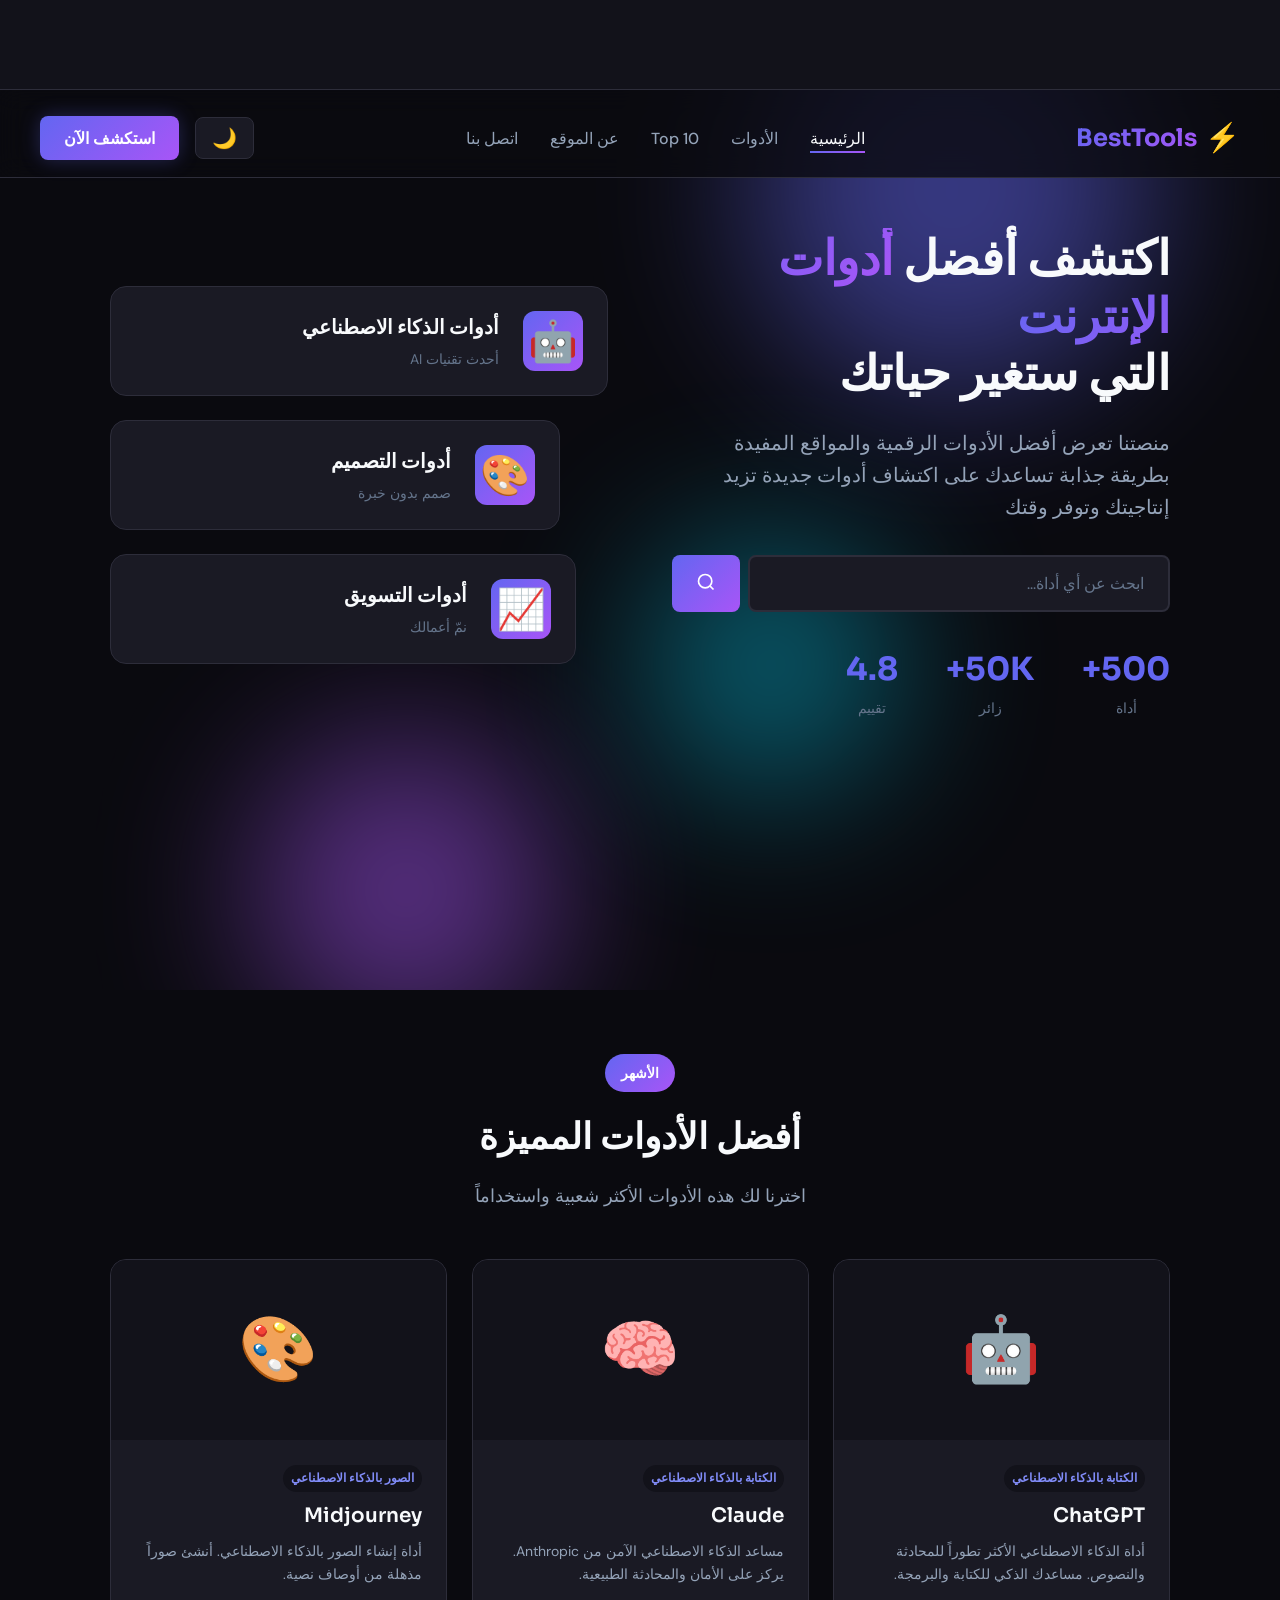
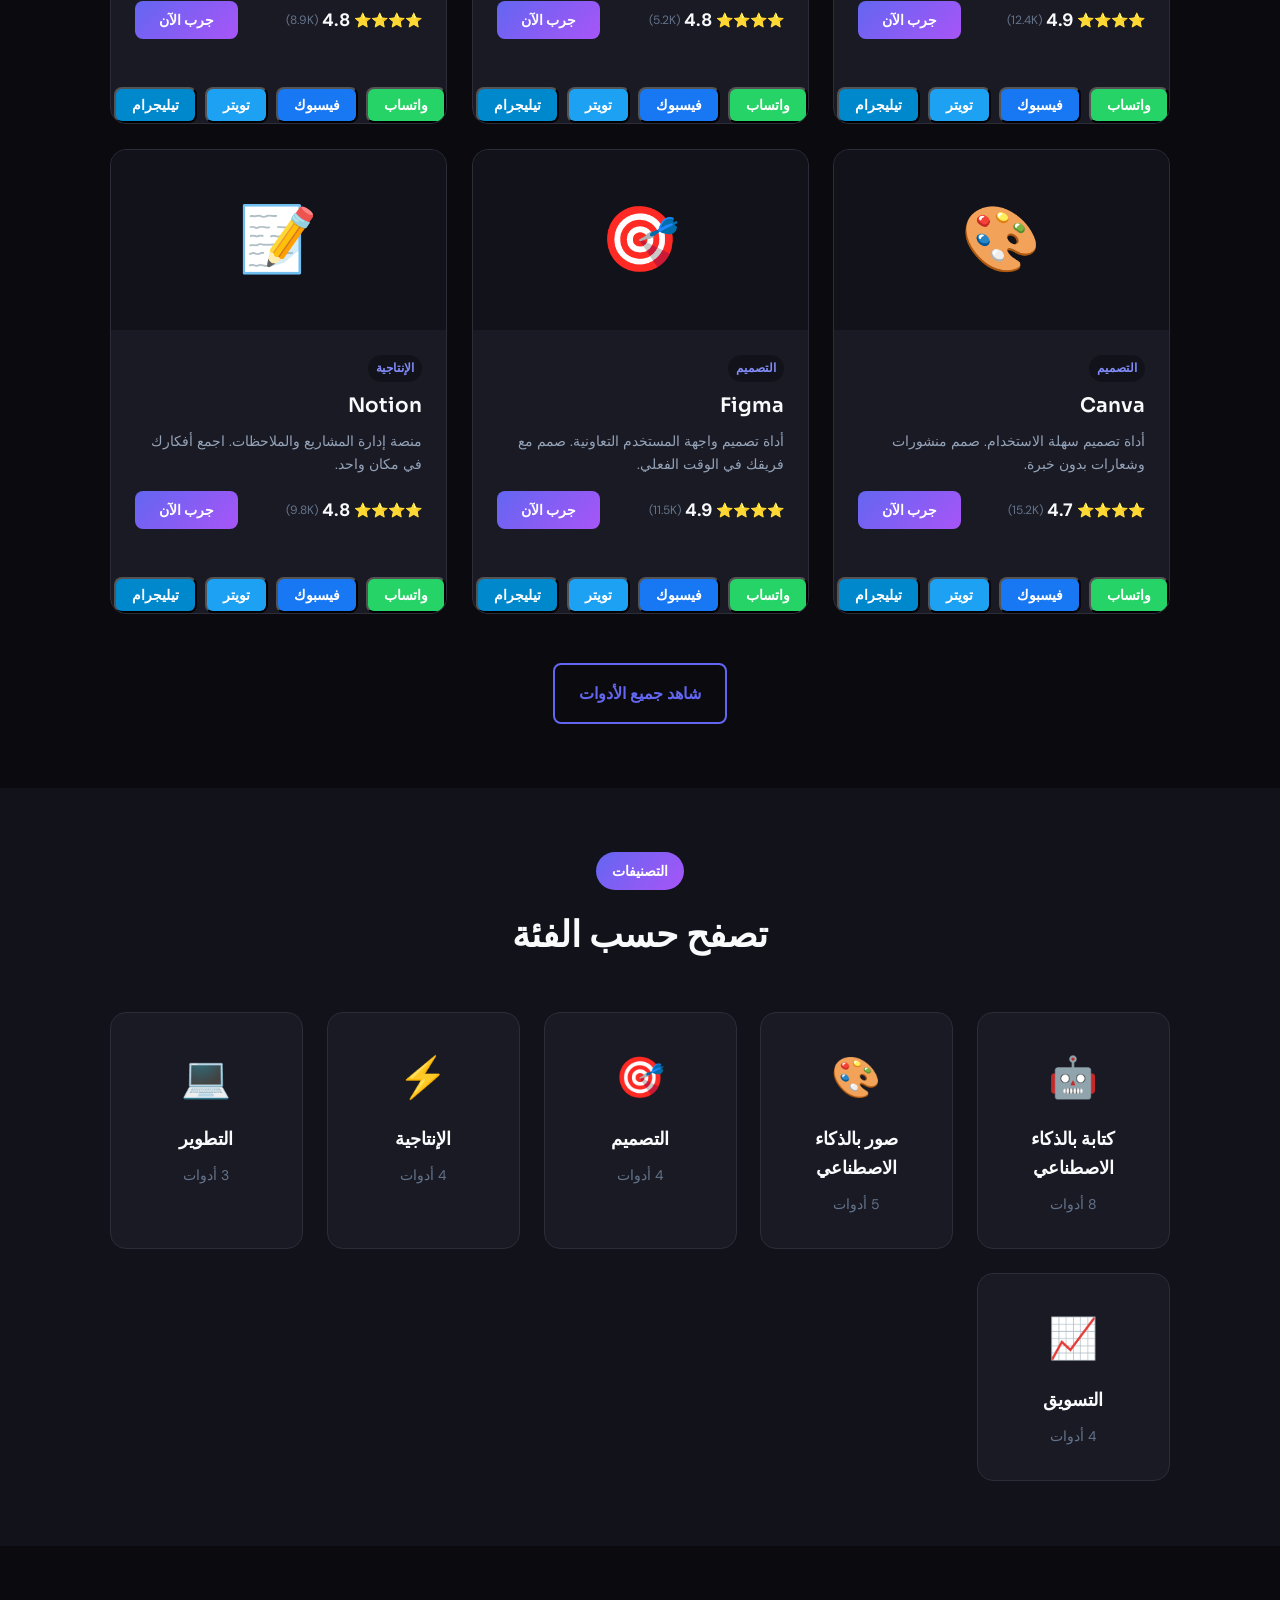
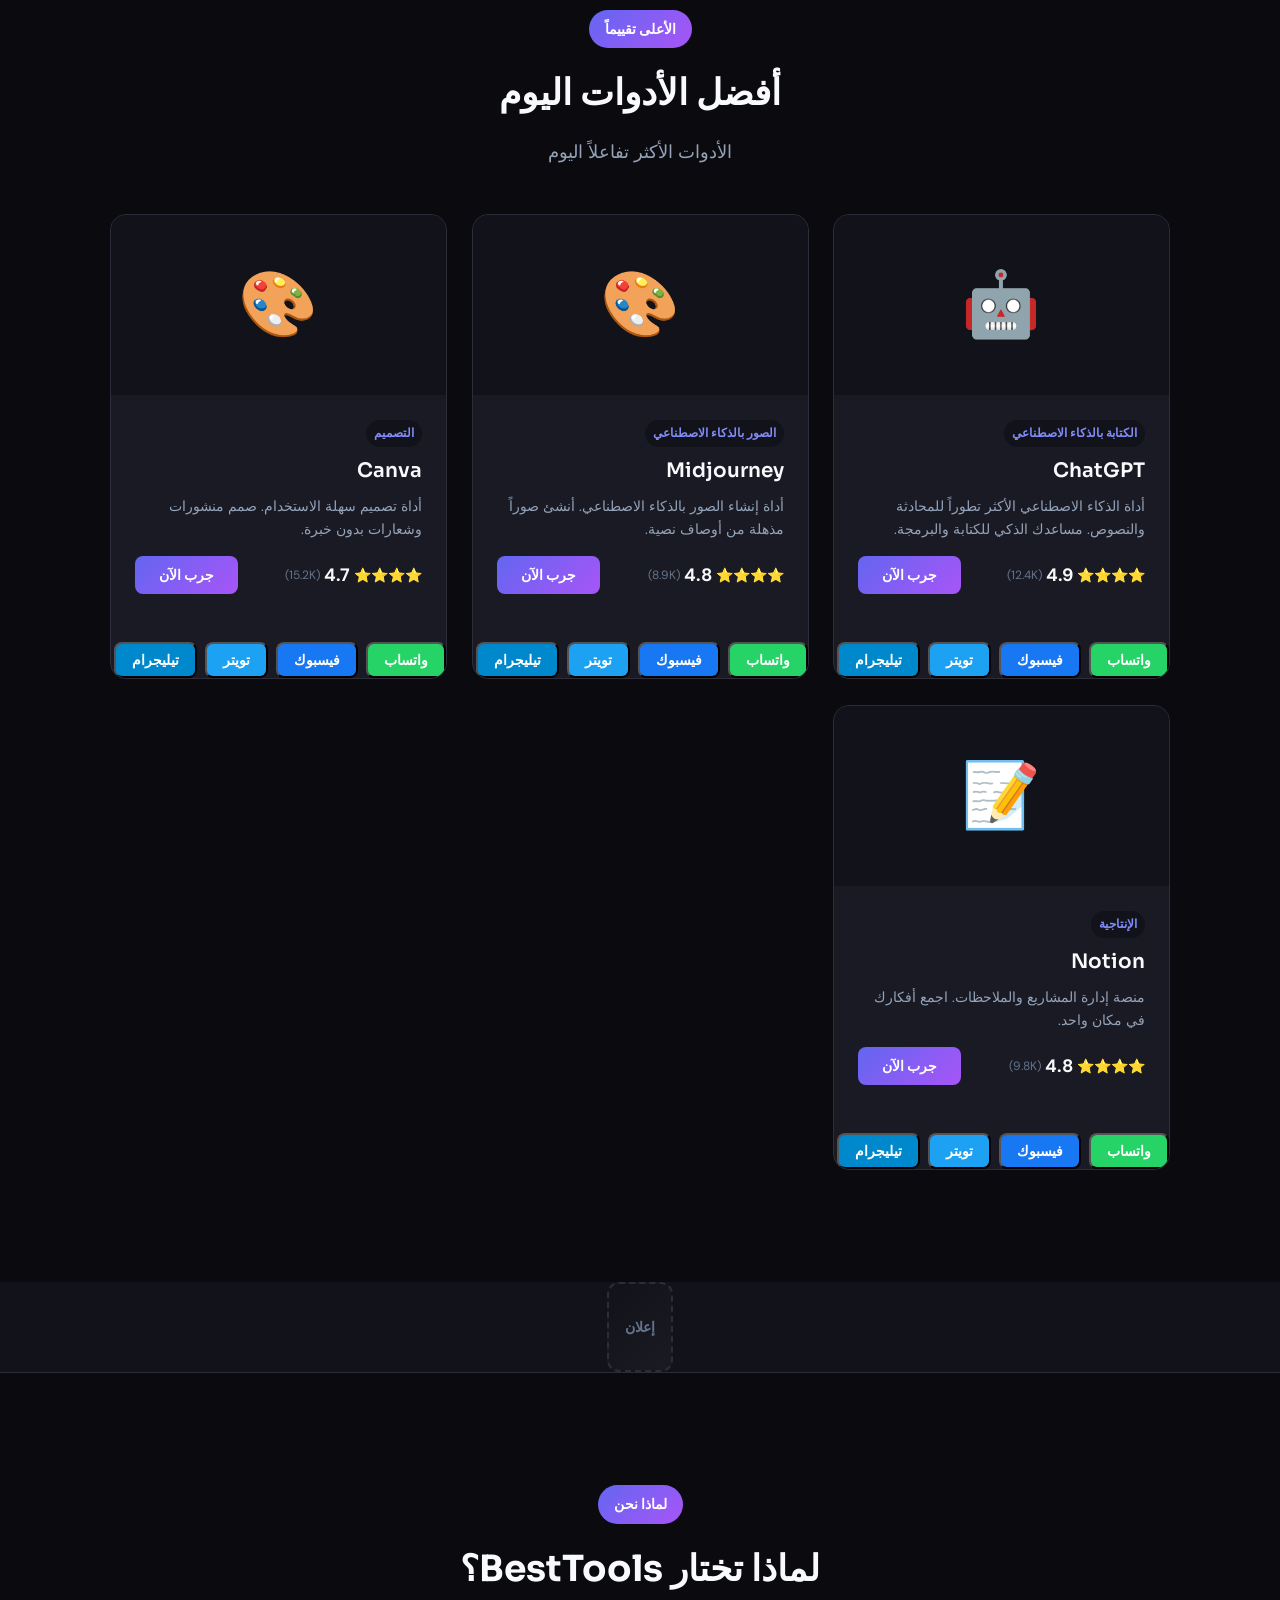
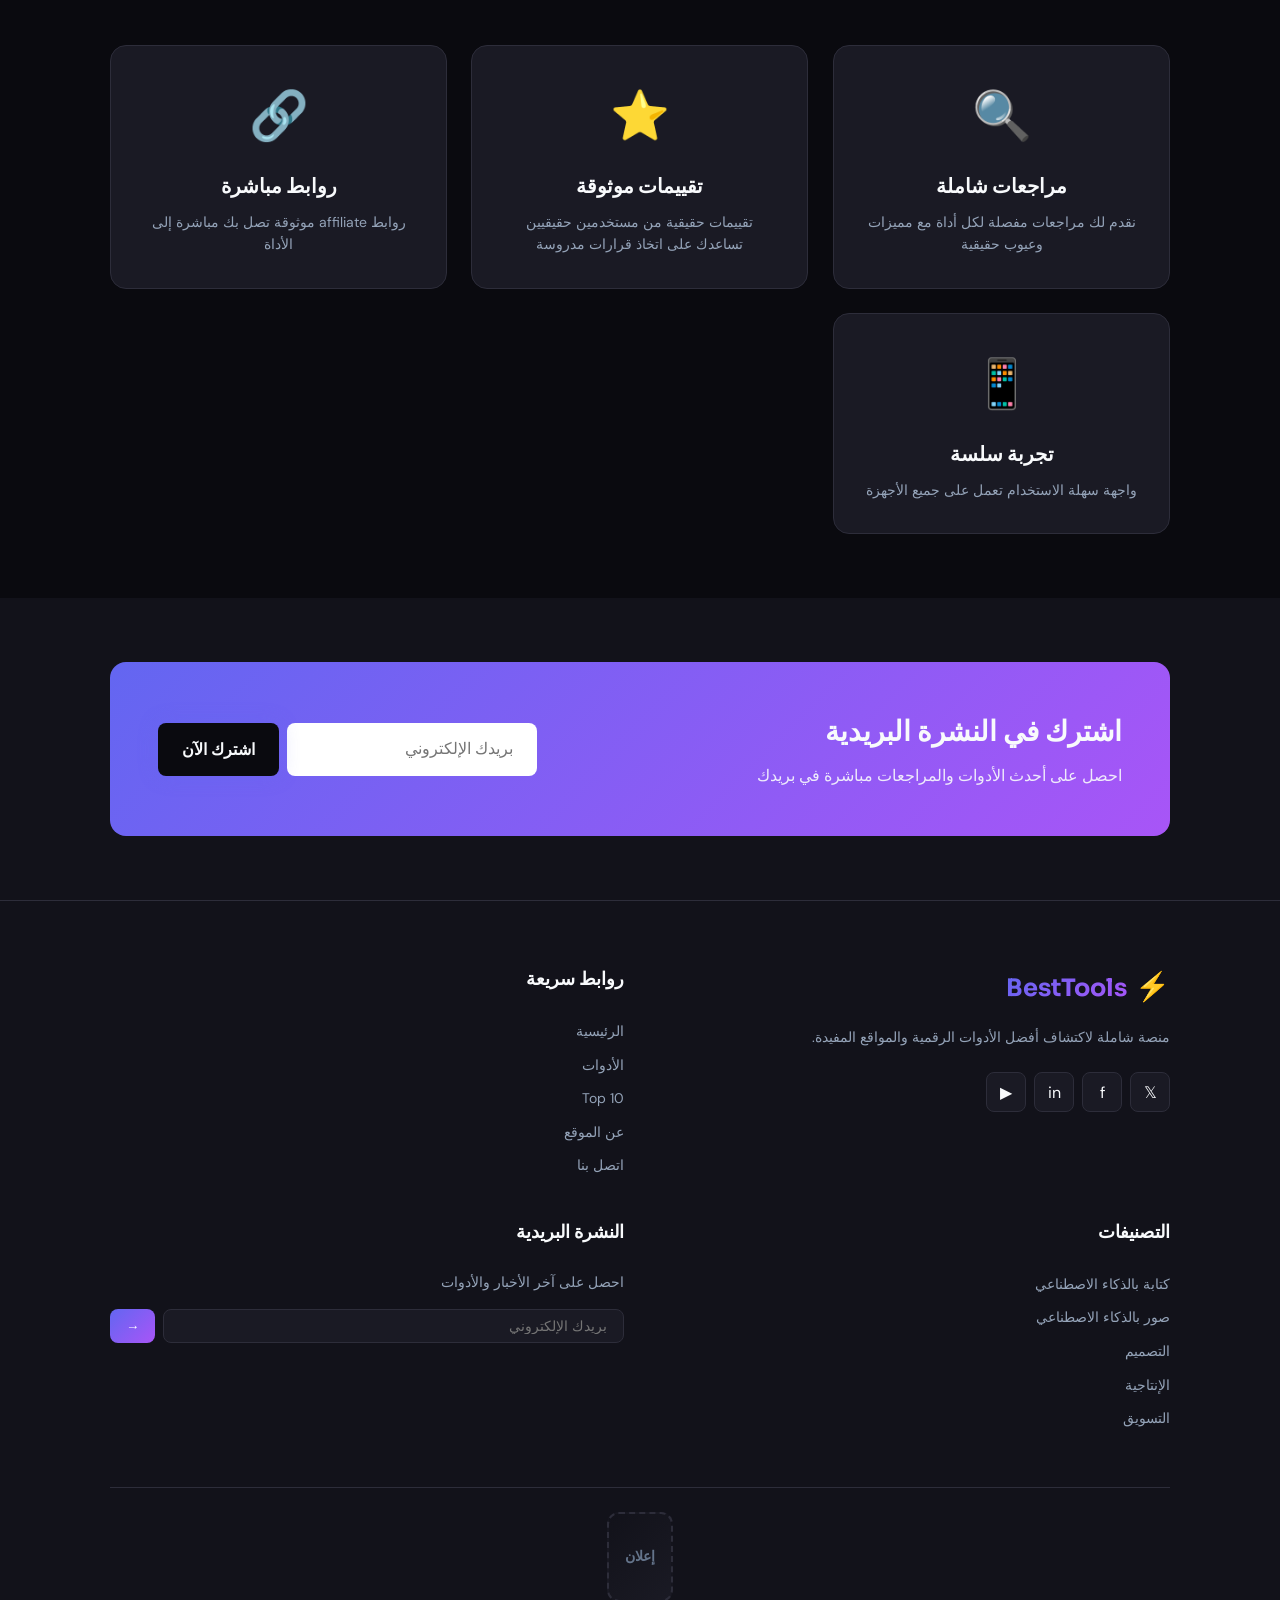
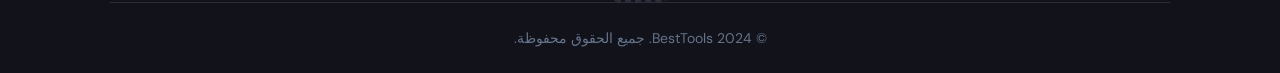
<file: index.html>
<!DOCTYPE html>
<html lang="ar" dir="rtl">
<head>
    <meta charset="UTF-8">
    <meta name="viewport" content="width=device-width, initial-scale=1.0, maximum-scale=5.0, user-scalable=yes, viewport-fit=cover">
    <meta name="theme-color" content="#0a0a0f" media="(prefers-color-scheme: dark)">
    <meta name="theme-color" content="#ffffff" media="(prefers-color-scheme: light)">
    <meta name="apple-mobile-web-app-capable" content="yes">
    <meta name="apple-mobile-web-app-status-bar-style" content="black-translucent">
    <meta name="mobile-web-app-capable" content="yes">
    <meta name="application-name" content="BestTools">
    <meta name="apple-itunes-app" content="app-id=YOUR_APP_ID, app-argument=https://besttools-hub.github.io">
    <meta name="google-play-app" content="app-id=com.besttools.app">
    <meta name="msapplication-TileColor" content="#6366f1">
    <meta name="msapplication-config" content="browserconfig.xml">
    <link rel="manifest" href="manifest.json">
    <link rel="icon" type="image/png" sizes="192x192" href="site-icon.png">
    <link rel="apple-touch-icon" sizes="192x192" href="site-icon.png">
    <link rel="mask-icon" href="icon.svg" color="#6366f1">
    <meta name="description" content="اكتشف أفضل أدوات الإنترنت والذكاء الاصطناعي. مراجعات شاملة وتقييمات لأحدث الأدوات الرقمية.">
    <meta name="keywords" content="أدوات ذكاء اصطناعي, مراجعة أدوات, أفضل البرامج, أدوات تسويقية, أدوات إنتاجية">
    <meta name="author" content="BestTools">
    <meta property="og:title" content="BestTools - اكتشف أفضل أدوات الإنترنت">
    <meta property="og:description" content="منصة تعرض أفضل الأدوات الرقمية والمواقع المفيدة بطريقة جذابة">
    <meta property="og:type" content="website">
    <title>BestTools - اكتشف أفضل أدوات الإنترنت التي ستغير حياتك</title>
    <link rel="preconnect" href="https://fonts.googleapis.com">
    <link rel="preconnect" href="https://fonts.gstatic.com" crossorigin>
    <link href="https://fonts.googleapis.com/css2?family=DM+Sans:wght@400;500;600;700&family=Sora:wght@400;500;600;700;800&display=swap" rel="stylesheet">
    <link rel="stylesheet" href="styles.css">
    <link rel="icon" type="image/png" href="site-icon.png">
    <link rel="canonical" href="https://besttools-hub.github.io/" />

    <!-- Scroll Progress Bar -->
    <div class="scroll-progress-container">
        <div class="scroll-progress-bar" id="scrollProgress"></div>
    </div>

</head><script src="https://pl29168624.profitablecpmratenetwork.com/c1/8b/53/c18b53410da8dc1fcb9238993809abb6.js"></script>
<body>
    <!-- AdSense Header -->
    <div class="ad-banner top-ad">
        <!-- Place your AdSense code here -->
        <script async="async" data-cfasync="false" src="https://pl29160630.profitablecpmratenetwork.com/3b7d43a1ed039eeaa255083cc510a185/invoke.js"></script>
<div id="container-3b7d43a1ed039eeaa255083cc510a185"></div>

    </div>

    <!-- Navigation -->
    <nav class="navbar" id="navbar">
        <div class="nav-container">
            <a href="index.html" class="logo">
                <span class="logo-icon">⚡</span>
                <span class="logo-text">BestTools</span>
            </a>
            
            <ul class="nav-links" id="navLinks">
                <li><a href="index.html" class="nav-link active">الرئيسية</a></li>
                <li><a href="tools.html" class="nav-link">الأدوات</a></li>
                <li><a href="top10.html" class="nav-link">Top 10</a></li>
                <li><a href="about.html" class="nav-link">عن الموقع</a></li>
                <li><a href="contact.html" class="nav-link">اتصل بنا</a></li>
            </ul>

            <div class="nav-actions">
                <button class="theme-toggle" id="themeToggle" aria-label="تبديل الوضع">
                    <span class="theme-icon">🌙</span>
                </button>
                <a href="tools.html" class="btn btn-primary nav-cta">استكشف الآن</a>
                <button class="mobile-menu-btn" id="mobileMenuBtn" aria-label="القائمة">
                    <span></span>
                    <span></span>
                    <span></span>
                </button>
            </div>
        </div>
    </nav>

    <!-- Hero Section -->
    <section class="hero">
        <div class="hero-bg">
            <div class="hero-shape shape-1"></div>
            <div class="hero-shape shape-2"></div>
            <div class="hero-shape shape-3"></div>
        </div>
        <div class="container">
            <div class="hero-content">
                <h1 class="hero-title">
                    اكتشف أفضل <span class="gradient-text">أدوات الإنترنت</span><br>التي ستغير حياتك
                </h1>
                <p class="hero-desc">
                    منصتنا تعرض أفضل الأدوات الرقمية والمواقع المفيدة بطريقة جذابة تساعدك على اكتشاف أدوات جديدة تزيد إنتاجيتك وتوفر وقتك
                </p>
                <div class="hero-search">
                    <input type="text" id="heroSearch" class="search-input" placeholder="ابحث عن أي أداة...">
                    <button class="search-btn" id="heroSearchBtn">
                        <svg width="20" height="20" viewBox="0 0 24 24" fill="none" stroke="currentColor" stroke-width="2">
                            <circle cx="11" cy="11" r="8"></circle>
                            <path d="M21 21l-4.35-4.35"></path>
                        </svg>
                    </button>
                </div>
                <div class="hero-stats">
                    <div class="stat">
                        <span class="stat-number">500+</span>
                        <span class="stat-label">أداة</span>
                    </div>
                    <div class="stat">
                        <span class="stat-number">50K+</span>
                        <span class="stat-label">زائر</span>
                    </div>
                    <div class="stat">
                        <span class="stat-number">4.8</span>
                        <span class="stat-label">تقييم</span>
                    </div>
                </div>
            </div>
            <div class="hero-visual">
                <div class="hero-card">
                    <div class="hero-card-icon">🤖</div>
                    <div class="hero-card-text">
                        <h3>أدوات الذكاء الاصطناعي</h3>
                        <p>أحدث تقنيات AI</p>
                    </div>
                </div>
                <div class="hero-card card-2">
                    <div class="hero-card-icon">🎨</div>
                    <div class="hero-card-text">
                        <h3>أدوات التصميم</h3>
                        <p>صمم بدون خبرة</p>
                    </div>
                </div>
                <div class="hero-card card-3">
                    <div class="hero-card-icon">📈</div>
                    <div class="hero-card-text">
                        <h3>أدوات التسويق</h3>
                        <p>نمّ أعمالك</p>
                    </div>
                </div>
            </div>
        </div>
    </section>

    <!-- Featured Tools -->
    <section class="section featured-tools">
        <div class="container">
            <div class="section-header">
                <span class="section-tag">الأشهر</span>
                <h2 class="section-title">أفضل الأدوات المميزة</h2>
                <p class="section-desc">اخترنا لك هذه الأدوات الأكثر شعبية واستخداماً</p>
            </div>
            <div class="tools-grid" id="featuredTools">
                <!-- Tools will be loaded from JavaScript -->
            </div>
            <div class="section-cta">
                <a href="tools.html" class="btn btn-outline">شاهد جميع الأدوات</a>
            </div>
        </div>
    </section>

    <!-- Categories Section -->
    <section class="section categories-section">
        <div class="container">
            <div class="section-header">
                <span class="section-tag">التصنيفات</span>
                <h2 class="section-title">تصفح حسب الفئة</h2>
            </div>
            <div class="categories-grid">
                <a href="tools.html?category=ai-writing" class="category-card">
                    <div class="category-icon">🤖</div>
                    <h3>كتابة بالذكاء الاصطناعي</h3>
                    <span class="category-count">8 أدوات</span>
                </a>
                <a href="tools.html?category=ai-image" class="category-card">
                    <div class="category-icon">🎨</div>
                    <h3>صور بالذكاء الاصطناعي</h3>
                    <span class="category-count">5 أدوات</span>
                </a>
                <a href="tools.html?category=design" class="category-card">
                    <div class="category-icon">🎯</div>
                    <h3>التصميم</h3>
                    <span class="category-count">4 أدوات</span>
                </a>
                <a href="tools.html?category=productivity" class="category-card">
                    <div class="category-icon">⚡</div>
                    <h3>الإنتاجية</h3>
                    <span class="category-count">4 أدوات</span>
                </a>
                <a href="tools.html?category=development" class="category-card">
                    <div class="category-icon">💻</div>
                    <h3>التطوير</h3>
                    <span class="category-count">3 أدوات</span>
                </a>
                <a href="tools.html?category=marketing" class="category-card">
                    <div class="category-icon">📈</div>
                    <h3>التسويق</h3>
                    <span class="category-count">4 أدوات</span>
                </a>
            </div>
        </div>
    </section>

    <!-- Top Tools Today -->
    <section class="section top-tools-section">
        <div class="container">
            <div class="section-header">
                <span class="section-tag">الأعلى تقييماً</span>
                <h2 class="section-title">أفضل الأدوات اليوم</h2>
                <p class="section-desc">الأدوات الأكثر تفاعلاً اليوم</p>
            </div>
            <div class="tools-grid" id="topTools">
                <!-- Tools will be loaded from JavaScript -->
            </div>
        </div>
    </section>

    <!-- AdSense Middle Banner -->
    <div class="ad-banner middle-ad">
        <span class="ad-placeholder">إعلان</span>
    </div>

    <!-- Why Use Section -->
    <section class="section why-section">
        <div class="container">
            <div class="section-header">
                <span class="section-tag">لماذا نحن</span>
                <h2 class="section-title">لماذا تختار BestTools؟</h2>
            </div>
            <div class="why-grid">
                <div class="why-card fade-in">
                    <div class="why-icon">🔍</div>
                    <h3>مراجعات شاملة</h3>
                    <p>نقدم لك مراجعات مفصلة لكل أداة مع مميزات وعيوب حقيقية</p>
                </div>
                <div class="why-card fade-in">
                    <div class="why-icon">⭐</div>
                    <h3>تقييمات موثوقة</h3>
                    <p>تقييمات حقيقية من مستخدمين حقيقيين تساعدك على اتخاذ قرارات مدروسة</p>
                </div>
                <div class="why-card fade-in">
                    <div class="why-icon">🔗</div>
                    <h3>روابط مباشرة</h3>
                    <p>روابط affiliate موثوقة تصل بك مباشرة إلى الأداة</p>
                </div>
                <div class="why-card fade-in">
                    <div class="why-icon">📱</div>
                    <h3>تجربة سلسة</h3>
                    <p>واجهة سهلة الاستخدام تعمل على جميع الأجهزة</p>
                </div>
            </div>
        </div>
    </section>

    <!-- Newsletter -->
    <section class="section newsletter-section">
        <div class="container">
            <div class="newsletter-box">
                <div class="newsletter-content">
                    <h2>اشترك في النشرة البريدية</h2>
                    <p>احصل على أحدث الأدوات والمراجعات مباشرة في بريدك</p>
                </div>
                <form class="newsletter-form" id="newsletterForm">
                    <input type="email" placeholder="بريدك الإلكتروني" required>
                    <button type="submit" class="btn btn-primary">اشترك الآن</button>
                </form>
            </div>
        </div>
    </section>

    <!-- Footer -->
    <footer class="footer">
        <div class="container">
            <div class="footer-grid">
                <div class="footer-col">
                    <a href="index.html" class="footer-logo">
                        <span class="logo-icon">⚡</span>
                        <span class="logo-text">BestTools</span>
                    </a>
                    <p class="footer-desc">منصة شاملة لاكتشاف أفضل الأدوات الرقمية والمواقع المفيدة.</p>
                    <div class="social-links">
                        <a href="#" class="social-link" aria-label="Twitter">𝕏</a>
                        <a href="#" class="social-link" aria-label="Facebook">f</a>
                        <a href="#" class="social-link" aria-label="LinkedIn">in</a>
                        <a href="#" class="social-link" aria-label="YouTube">▶</a>
                    </div>
                </div>
                <div class="footer-col">
                    <h4>روابط سريعة</h4>
                    <ul class="footer-links">
                        <li><a href="index.html">الرئيسية</a></li>
                        <li><a href="tools.html">الأدوات</a></li>
                        <li><a href="top10.html">Top 10</a></li>
                        <li><a href="about.html">عن الموقع</a></li>
                        <li><a href="contact.html">اتصل بنا</a></li>
                    </ul>
                </div>
                <div class="footer-col">
                    <h4>التصنيفات</h4>
                    <ul class="footer-links">
                        <li><a href="tools.html?category=ai-writing">كتابة بالذكاء الاصطناعي</a></li>
                        <li><a href="tools.html?category=ai-image">صور بالذكاء الاصطناعي</a></li>
                        <li><a href="tools.html?category=design">التصميم</a></li>
                        <li><a href="tools.html?category=productivity">الإنتاجية</a></li>
                        <li><a href="tools.html?category=marketing">التسويق</a></li>
                    </ul>
                </div>
                <div class="footer-col">
                    <h4>النشرة البريدية</h4>
                    <p class="footer-newsletter">احصل على آخر الأخبار والأدوات</p>
                    <form class="footer-form">
                        <input type="email" placeholder="بريدك الإلكتروني">
                        <button type="submit">→</button>
                    </form>
                </div>
            </div>
            <div class="footer-bottom">
                <div class="ad-banner footer-ad">
                    <span class="ad-placeholder">إعلان</span>
                </div>
                <p>© 2024 BestTools. جميع الحقوق محفوظة.</p>
            </div>
        </div>
    </footer>

    <script src="main.js"></script>
</body>
</html>
</file>
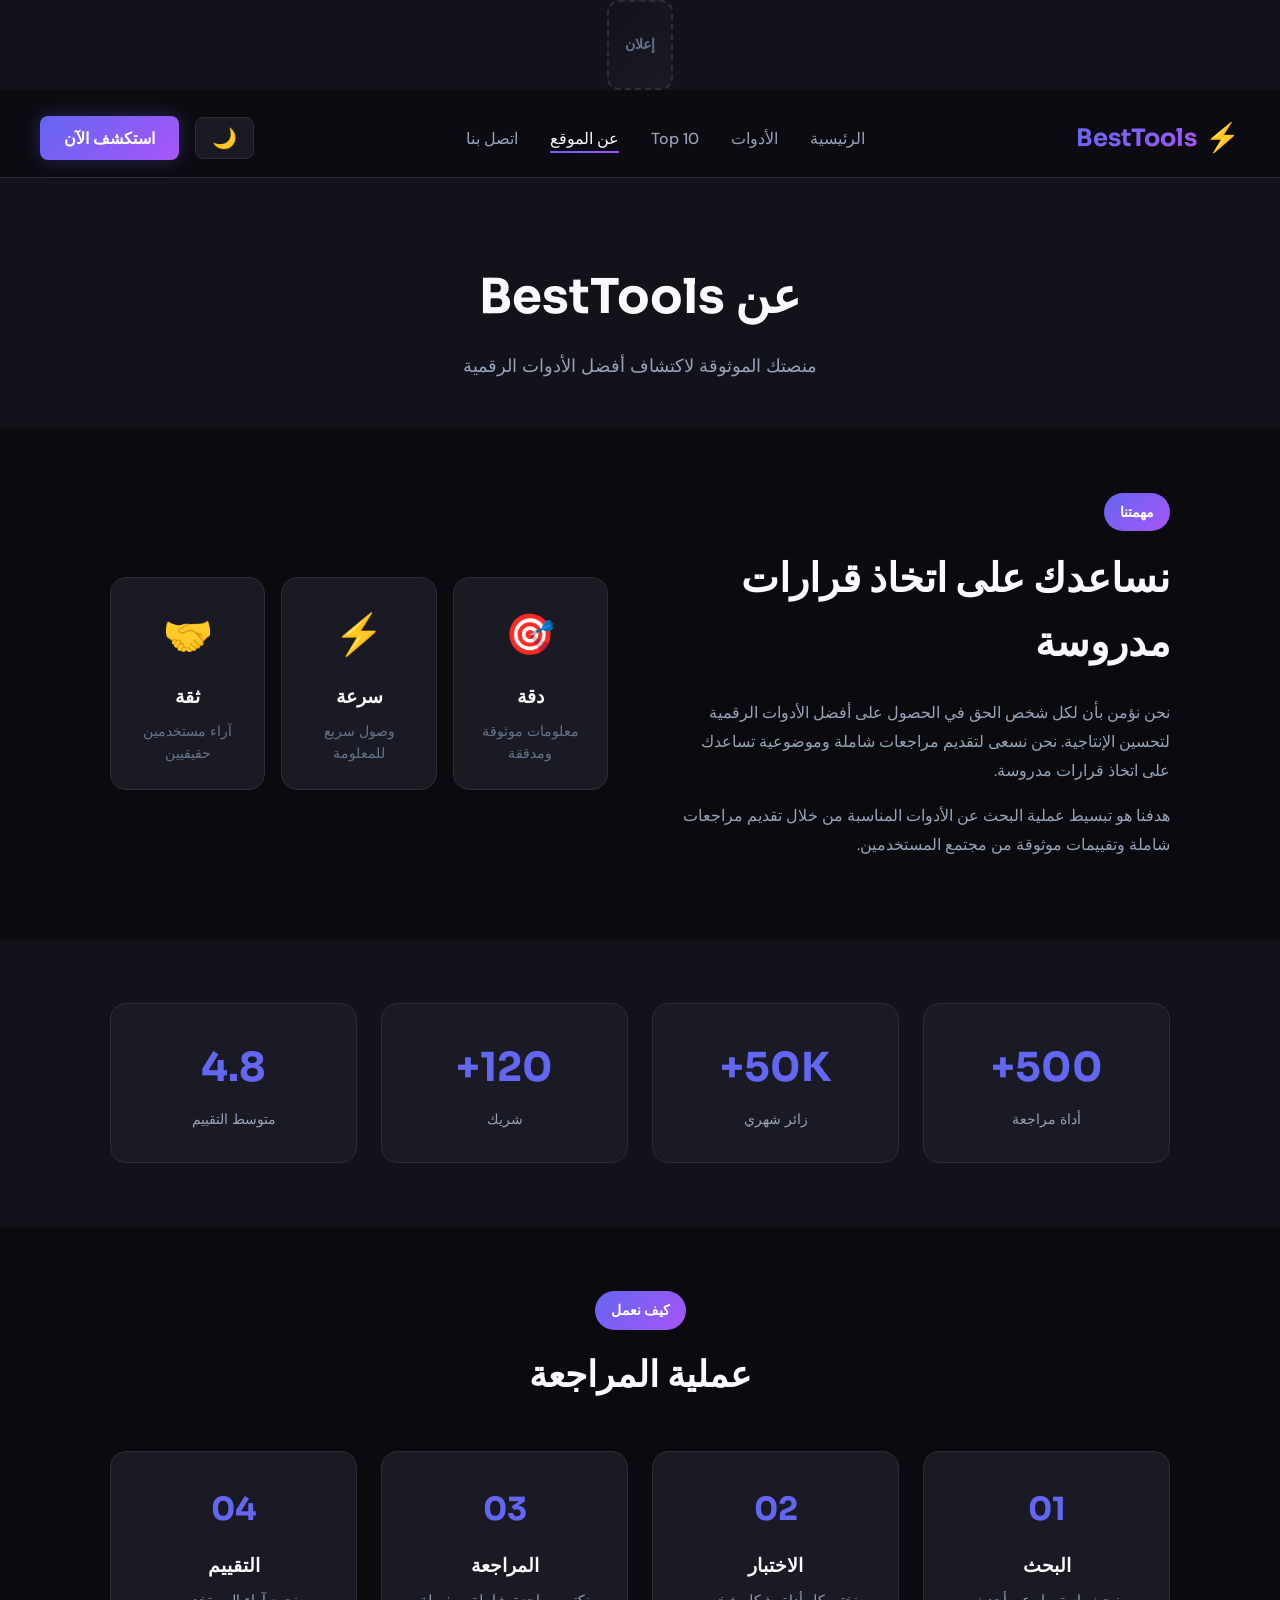
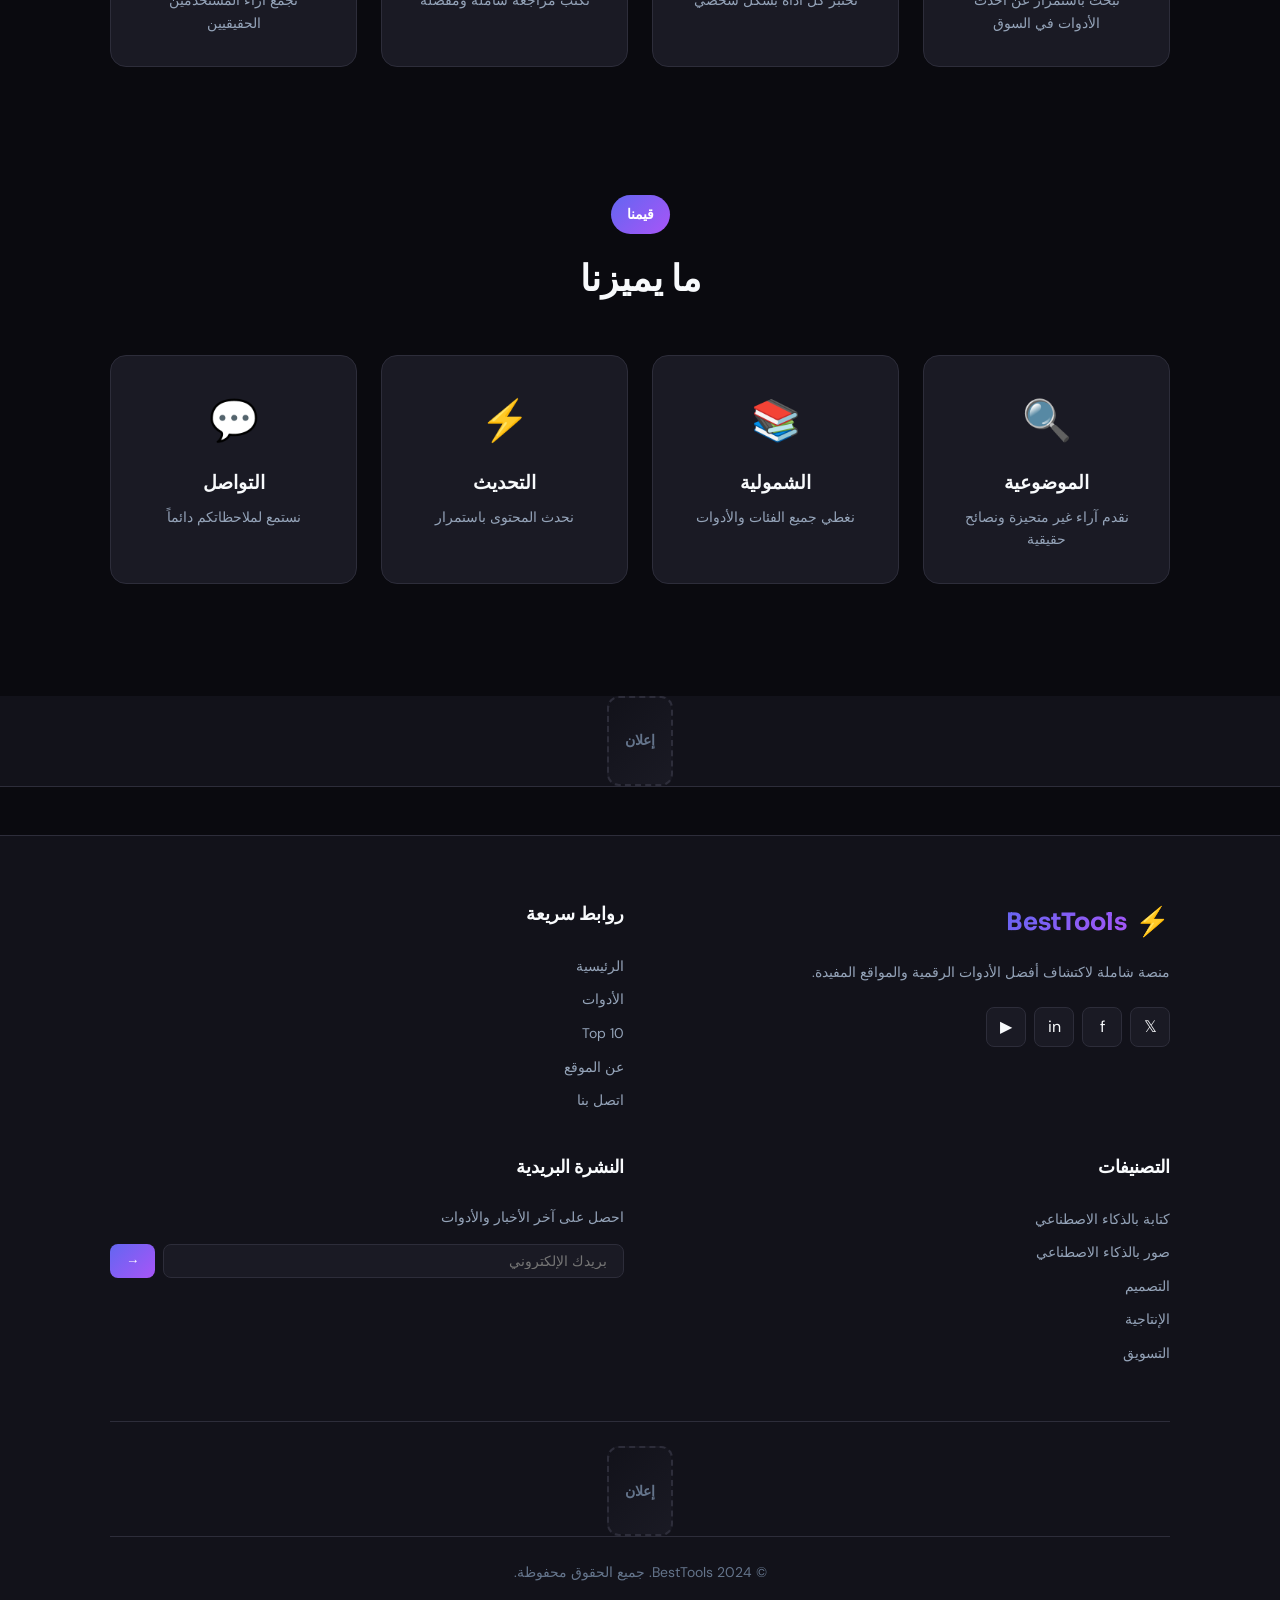
<file: about.html>
<!DOCTYPE html>
<html lang="ar" dir="rtl">
<head>
    <meta charset="UTF-8">
    <meta name="viewport" content="width=device-width, initial-scale=1.0, maximum-scale=5.0, user-scalable=yes, viewport-fit=cover">
    <meta name="description" content="عن BestTools - منصتنا تساعدك على اكتشاف أفضل الأدوات الرقمية">
    <meta property="og:title" content="عن الموقع - BestTools">
    <meta property="og:description" content="تعرف على مهمتنا وكيف نساعدك في اختيار أفضل الأدوات">
    <meta property="og:type" content="website">
    <title>عن الموقع - BestTools</title>
    <link rel="preconnect" href="https://fonts.googleapis.com">
    <link rel="preconnect" href="https://fonts.gstatic.com" crossorigin>
    <link href="https://fonts.googleapis.com/css2?family=DM+Sans:wght@400;500;600;700&family=Sora:wght@400;500;600;700;800&display=swap" rel="stylesheet">
    <link rel="stylesheet" href="styles.css">
    <link rel="icon" href="data:image/svg+xml,<svg xmlns='http://www.w3.org/2000/svg' viewBox='0 0 100 100'><text y='.9em' font-size='90'>🛠️</text></svg>">

    <!-- Scroll Progress Bar -->
    <div class="scroll-progress-container">
        <div class="scroll-progress-bar" id="scrollProgress"></div>
    </div>

</head>
<body>
    <div class="ad-banner top-ad">
        <span class="ad-placeholder">إعلان</span>
    </div>

    <nav class="navbar" id="navbar">
        <div class="nav-container">
            <a href="index.html" class="logo">
                <span class="logo-icon">⚡</span>
                <span class="logo-text">BestTools</span>
            </a>
            
            <ul class="nav-links" id="navLinks">
                <li><a href="index.html" class="nav-link">الرئيسية</a></li>
                <li><a href="tools.html" class="nav-link">الأدوات</a></li>
                <li><a href="top10.html" class="nav-link">Top 10</a></li>
                <li><a href="about.html" class="nav-link active">عن الموقع</a></li>
                <li><a href="contact.html" class="nav-link">اتصل بنا</a></li>
            </ul>

            <div class="nav-actions">
                <button class="theme-toggle" id="themeToggle" aria-label="تبديل الوضع">
                    <span class="theme-icon">🌙</span>
                </button>
                <a href="tools.html" class="btn btn-primary nav-cta">استكشف الآن</a>
                <button class="mobile-menu-btn" id="mobileMenuBtn" aria-label="القائمة">
                    <span></span>
                    <span></span>
                    <span></span>
                </button>
            </div>
        </div>
    </nav>

    <main class="about-page">
        <section class="about-hero">
            <div class="container">
                <h1 class="page-title">عن BestTools</h1>
                <p class="page-desc">منصتك الموثوقة لاكتشاف أفضل الأدوات الرقمية</p>
            </div>
        </section>

        <section class="about-mission">
            <div class="container">
                <div class="mission-content">
                    <div class="mission-text fade-in">
                        <span class="section-tag">مهمتنا</span>
                        <h2>نساعدك على اتخاذ قرارات مدروسة</h2>
                        <p>نحن نؤمن بأن لكل شخص الحق في الحصول على أفضل الأدوات الرقمية لتحسين الإنتاجية. نحن نسعى لتقديم مراجعات شاملة وموضوعية تساعدك على اتخاذ قرارات مدروسة.</p>
                        <p>هدفنا هو تبسيط عملية البحث عن الأدوات المناسبة من خلال تقديم مراجعات شاملة وتقييمات موثوقة من مجتمع المستخدمين.</p>
                    </div>
                    <div class="mission-visual fade-in">
                        <div class="mission-card">
                            <div class="mission-icon">🎯</div>
                            <h3>دقة</h3>
                            <p>معلومات موثوقة ومدققة</p>
                        </div>
                        <div class="mission-card">
                            <div class="mission-icon">⚡</div>
                            <h3>سرعة</h3>
                            <p>وصول سريع للمعلومة</p>
                        </div>
                        <div class="mission-card">
                            <div class="mission-icon">🤝</div>
                            <h3>ثقة</h3>
                            <p>آراء مستخدمين حقيقيين</p>
                        </div>
                    </div>
                </div>
            </div>
        </section>

        <section class="about-stats">
            <div class="container">
                <div class="stats-grid">
                    <div class="stat-card fade-in">
                        <div class="stat-number">500+</div>
                        <div class="stat-label">أداة مراجعة</div>
                    </div>
                    <div class="stat-card fade-in">
                        <div class="stat-number">50K+</div>
                        <div class="stat-label">زائر شهري</div>
                    </div>
                    <div class="stat-card fade-in">
                        <div class="stat-number">120+</div>
                        <div class="stat-label">شريك</div>
                    </div>
                    <div class="stat-card fade-in">
                        <div class="stat-number">4.8</div>
                        <div class="stat-label">متوسط التقييم</div>
                    </div>
                </div>
            </div>
        </section>

        <section class="about-how">
            <div class="container">
                <div class="section-header">
                    <span class="section-tag">كيف نعمل</span>
                    <h2 class="section-title">عملية المراجعة</h2>
                </div>
                <div class="how-grid">
                    <div class="how-card fade-in">
                        <div class="step-number">01</div>
                        <h3>البحث</h3>
                        <p>نبحث باستمرار عن أحدث الأدوات في السوق</p>
                    </div>
                    <div class="how-card fade-in">
                        <div class="step-number">02</div>
                        <h3>الاختبار</h3>
                        <p>نختبر كل أداة بشكل شخصي</p>
                    </div>
                    <div class="how-card fade-in">
                        <div class="step-number">03</div>
                        <h3>المراجعة</h3>
                        <p>نكتب مراجعة شاملة ومفصلة</p>
                    </div>
                    <div class="how-card fade-in">
                        <div class="step-number">04</div>
                        <h3>التقييم</h3>
                        <p>نجمع آراء المستخدمين الحقيقيين</p>
                    </div>
                </div>
            </div>
        </section>

        <section class="about-values">
            <div class="container">
                <div class="section-header">
                    <span class="section-tag">قيمنا</span>
                    <h2 class="section-title">ما يميزنا</h2>
                </div>
                <div class="values-grid">
                    <div class="value-card fade-in">
                        <div class="value-icon">🔍</div>
                        <h3>الموضوعية</h3>
                        <p>نقدم آراء غير متحيزة ونصائح حقيقية</p>
                    </div>
                    <div class="value-card fade-in">
                        <div class="value-icon">📚</div>
                        <h3>الشمولية</h3>
                        <p>نغطي جميع الفئات والأدوات</p>
                    </div>
                    <div class="value-card fade-in">
                        <div class="value-icon">⚡</div>
                        <h3>التحديث</h3>
                        <p>نحدث المحتوى باستمرار</p>
                    </div>
                    <div class="value-card fade-in">
                        <div class="value-icon">💬</div>
                        <h3>التواصل</h3>
                        <p>نستمع لملاحظاتكم دائماً</p>
                    </div>
                </div>
            </div>
        </section>

        <div class="ad-banner middle-ad">
            <span class="ad-placeholder">إعلان</span>
        </div>
    </main>

    <footer class="footer">
        <div class="container">
            <div class="footer-grid">
                <div class="footer-col">
                    <a href="index.html" class="footer-logo">
                        <span class="logo-icon">⚡</span>
                        <span class="logo-text">BestTools</span>
                    </a>
                    <p class="footer-desc">منصة شاملة لاكتشاف أفضل الأدوات الرقمية والمواقع المفيدة.</p>
                    <div class="social-links">
                        <a href="#" class="social-link" aria-label="Twitter">𝕏</a>
                        <a href="#" class="social-link" aria-label="Facebook">f</a>
                        <a href="#" class="social-link" aria-label="LinkedIn">in</a>
                        <a href="#" class="social-link" aria-label="YouTube">▶</a>
                    </div>
                </div>
                <div class="footer-col">
                    <h4>روابط سريعة</h4>
                    <ul class="footer-links">
                        <li><a href="index.html">الرئيسية</a></li>
                        <li><a href="tools.html">الأدوات</a></li>
                        <li><a href="top10.html">Top 10</a></li>
                        <li><a href="about.html">عن الموقع</a></li>
                        <li><a href="contact.html">اتصل بنا</a></li>
                    </ul>
                </div>
                <div class="footer-col">
<h4>التصنيفات</h4>
                    <ul class="footer-links">
                        <li><a href="tools.html?category=ai-writing">كتابة بالذكاء الاصطناعي</a></li>
                        <li><a href="tools.html?category=ai-image">صور بالذكاء الاصطناعي</a></li>
                        <li><a href="tools.html?category=design">التصميم</a></li>
                        <li><a href="tools.html?category=productivity">الإنتاجية</a></li>
                        <li><a href="tools.html?category=marketing">التسويق</a></li>
                    </ul>
                </div>
                <div class="footer-col">
                    <h4>النشرة البريدية</h4>
                    <p class="footer-newsletter">احصل على آخر الأخبار والأدوات</p>
                    <form class="footer-form">
                        <input type="email" placeholder="بريدك الإلكتروني">
                        <button type="submit">→</button>
                    </form>
                </div>
            </div>
            <div class="footer-bottom">
                <div class="ad-banner footer-ad">
                    <span class="ad-placeholder">إعلان</span>
                </div>
                <p>© 2024 BestTools. جميع الحقوق محفوظة.</p>
            </div>
        </div>
    </footer>

    <script src="main.js"></script>
</body>
</html>
</file>
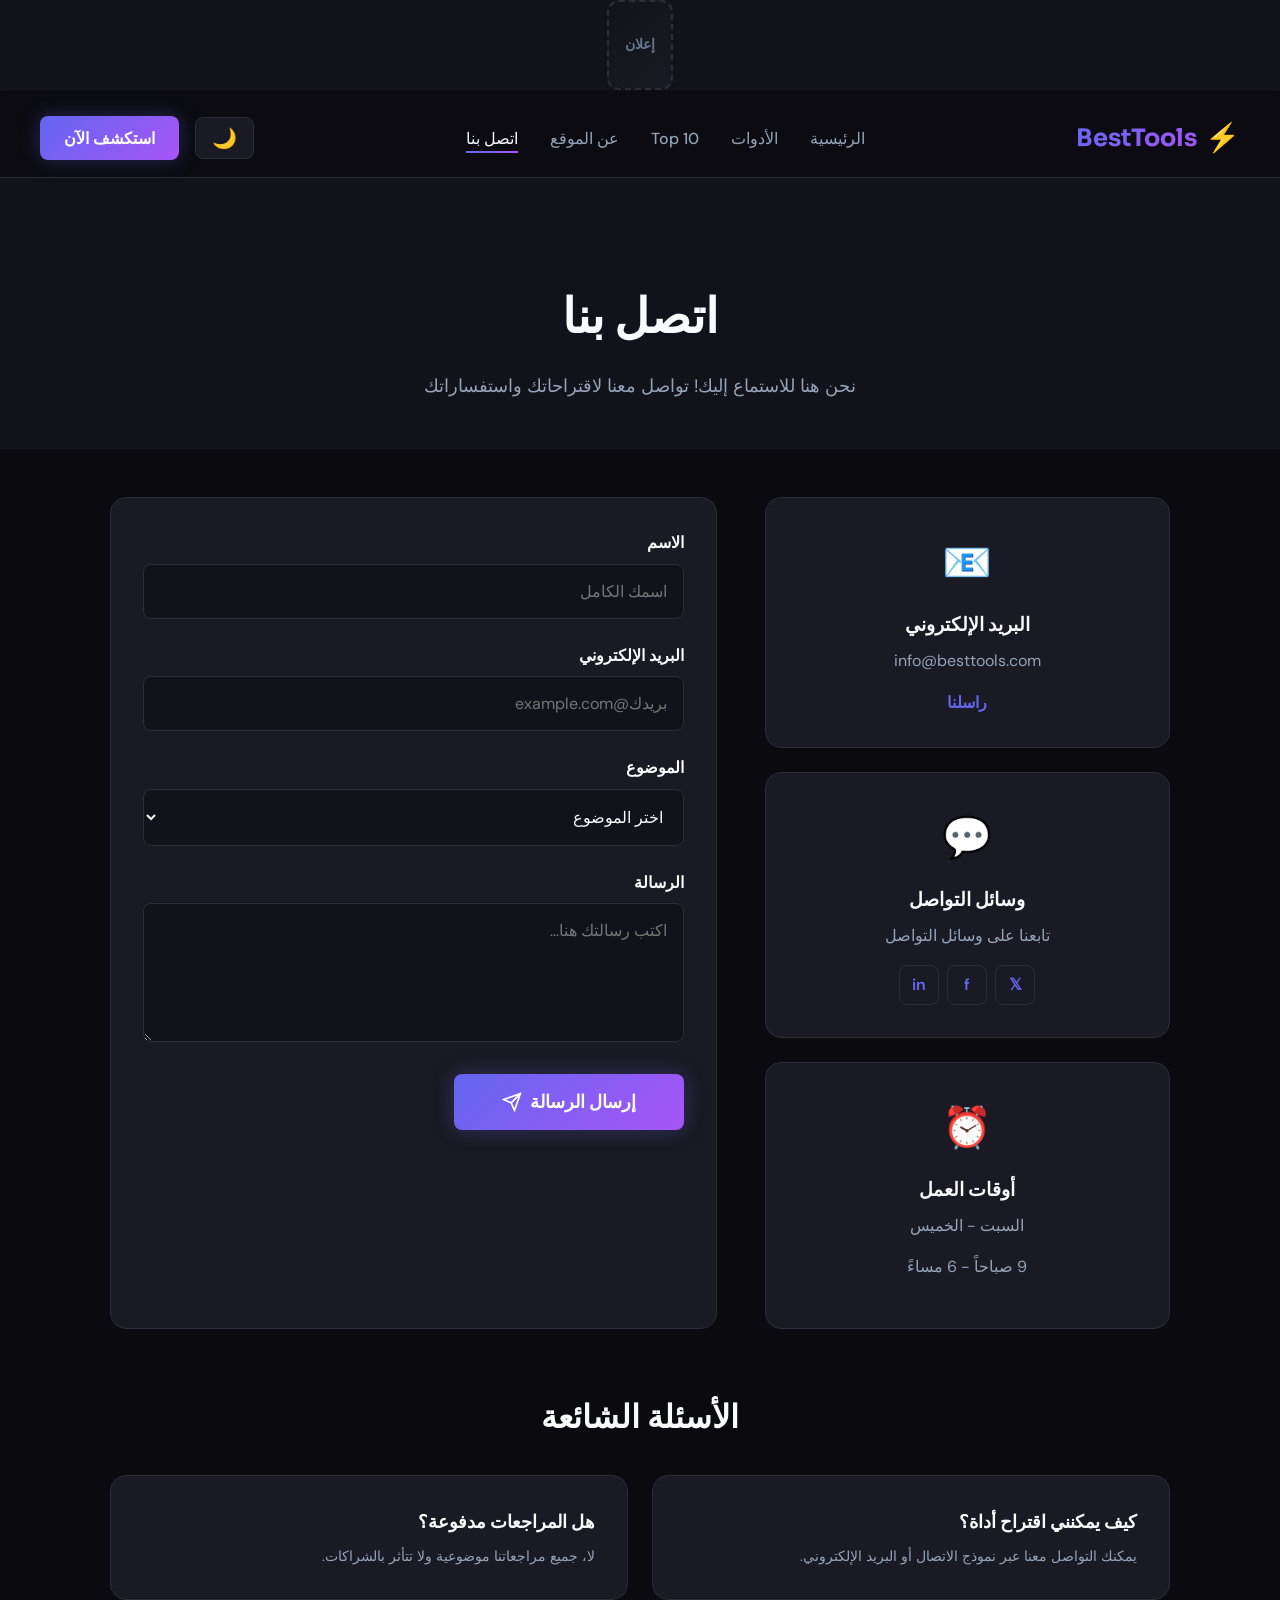
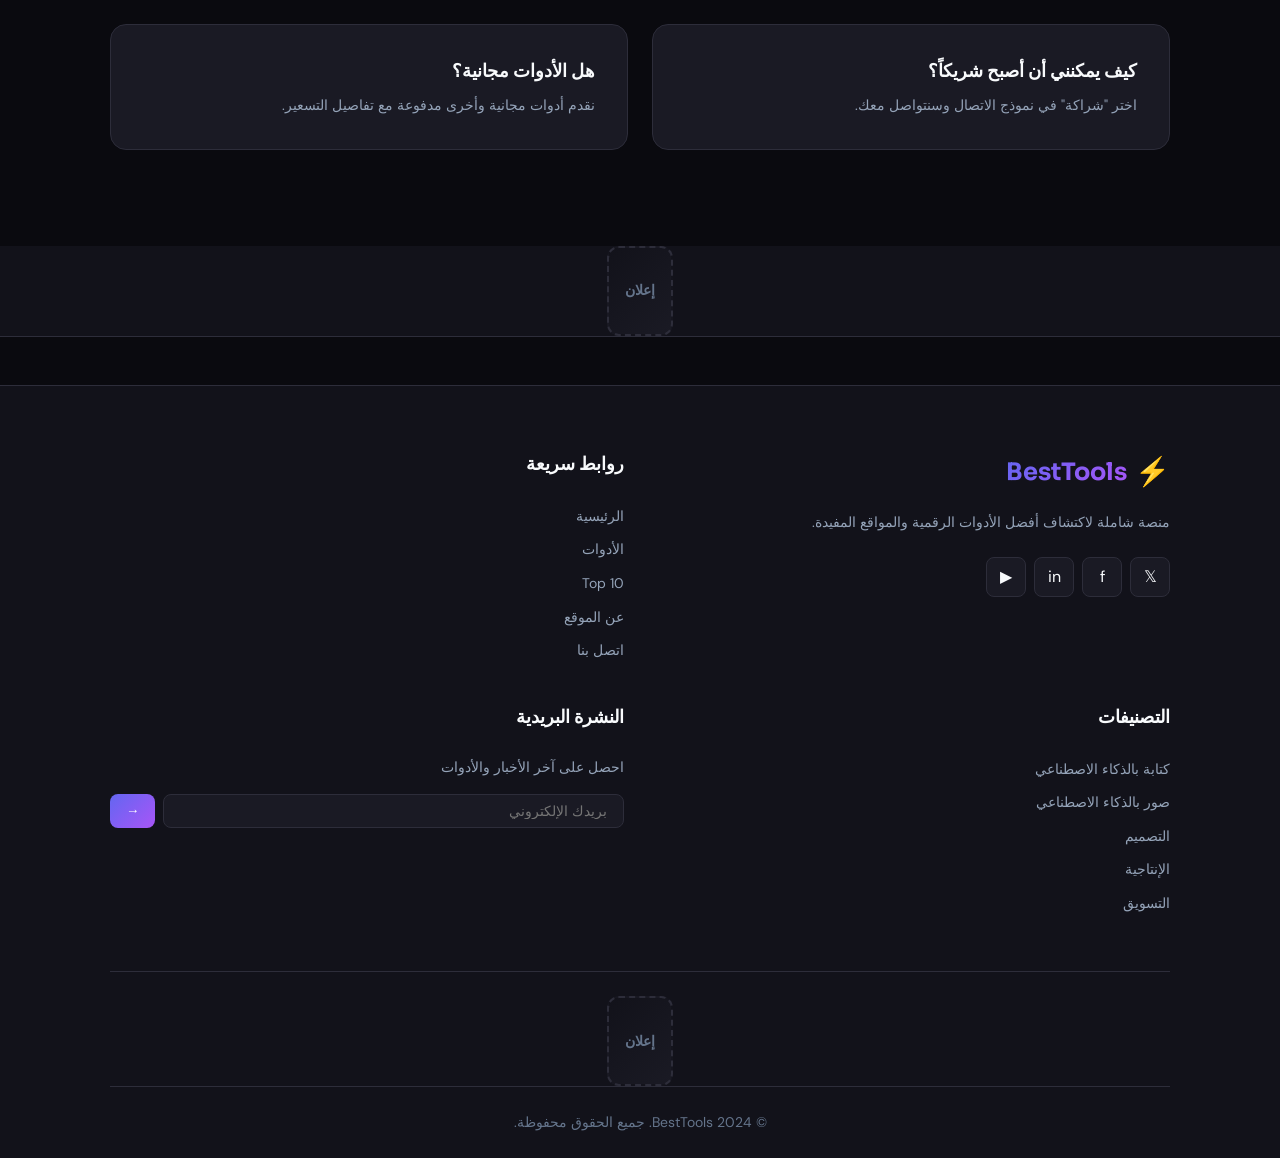
<file: contact.html>
<!DOCTYPE html>
<html lang="ar" dir="rtl">
<head>
    <meta charset="UTF-8">
    <meta name="viewport" content="width=device-width, initial-scale=1.0, maximum-scale=5.0, user-scalable=yes, viewport-fit=cover">
    <meta name="description" content="اتصل بنا - تواصل مع BestTools لاقتراحات أو استفسارات">
    <meta property="og:title" content="اتصل بنا - BestTools">
    <meta property="og:description" content="نحن هنا للاستماع إليك! تواصل معنا لاقتراحاتك واستفساراتك">
    <meta property="og:type" content="website">
    <title>اتصل بنا - BestTools</title>
    <link rel="preconnect" href="https://fonts.googleapis.com">
    <link rel="preconnect" href="https://fonts.gstatic.com" crossorigin>
    <link href="https://fonts.googleapis.com/css2?family=DM+Sans:wght@400;500;600;700&family=Sora:wght@400;500;600;700;800&display=swap" rel="stylesheet">
    <link rel="stylesheet" href="styles.css">
    <link rel="icon" href="data:image/svg+xml,<svg xmlns='http://www.w3.org/2000/svg' viewBox='0 0 100 100'><text y='.9em' font-size='90'>🛠️</text></svg>">

    <!-- Scroll Progress Bar -->
    <div class="scroll-progress-container">
        <div class="scroll-progress-bar" id="scrollProgress"></div>
    </div>

</head>
<body>
    <div class="ad-banner top-ad">
        <span class="ad-placeholder">إعلان</span>
    </div>

    <nav class="navbar" id="navbar">
        <div class="nav-container">
            <a href="index.html" class="logo">
                <span class="logo-icon">⚡</span>
                <span class="logo-text">BestTools</span>
            </a>
            
            <ul class="nav-links" id="navLinks">
                <li><a href="index.html" class="nav-link">الرئيسية</a></li>
                <li><a href="tools.html" class="nav-link">الأدوات</a></li>
                <li><a href="top10.html" class="nav-link">Top 10</a></li>
                <li><a href="about.html" class="nav-link">عن الموقع</a></li>
                <li><a href="contact.html" class="nav-link active">اتصل بنا</a></li>
            </ul>

            <div class="nav-actions">
                <button class="theme-toggle" id="themeToggle" aria-label="تبديل الوضع">
                    <span class="theme-icon">🌙</span>
                </button>
                <a href="tools.html" class="btn btn-primary nav-cta">استكشف الآن</a>
                <button class="mobile-menu-btn" id="mobileMenuBtn" aria-label="القائمة">
                    <span></span>
                    <span></span>
                    <span></span>
                </button>
            </div>
        </div>
    </nav>

    <main class="contact-page">
        <section class="page-header-section">
            <div class="container">
                <h1 class="page-title">اتصل بنا</h1>
                <p class="page-desc">نحن هنا للاستماع إليك! تواصل معنا لاقتراحاتك واستفساراتك</p>
            </div>
        </section>

        <section class="contact-content">
            <div class="container">
                <div class="contact-grid">
                    <div class="contact-info fade-in">
                        <div class="contact-card">
                            <div class="contact-icon">📧</div>
                            <h3>البريد الإلكتروني</h3>
                            <p>info@besttools.com</p>
                            <a href="mailto:info@besttools.com">راسلنا</a>
                        </div>
                        <div class="contact-card">
                            <div class="contact-icon">💬</div>
                            <h3>وسائل التواصل</h3>
                            <p>تابعنا على وسائل التواصل</p>
                            <div class="social-links">
                                <a href="#" class="social-link">𝕏</a>
                                <a href="#" class="social-link">f</a>
                                <a href="#" class="social-link">in</a>
                            </div>
                        </div>
                        <div class="contact-card">
                            <div class="contact-icon">⏰</div>
                            <h3>أوقات العمل</h3>
                            <p>السبت - الخميس</p>
                            <p>9 صباحاً - 6 مساءً</p>
                        </div>
                    </div>

                    <div class="contact-form-section fade-in">
                        <form class="contact-form" id="contactForm">
                            <div class="form-group">
                                <label for="name">الاسم</label>
                                <input type="text" id="name" name="name" placeholder="اسمك الكامل" required>
                            </div>
                            <div class="form-group">
                                <label for="email">البريد الإلكتروني</label>
                                <input type="email" id="email" name="email" placeholder="بريدك@example.com" required>
                            </div>
                            <div class="form-group">
                                <label for="subject">الموضوع</label>
                                <select id="subject" name="subject" required>
                                    <option value="">اختر الموضوع</option>
                                    <option value="suggestion">اقتراح أداة</option>
                                    <option value="review">طلب مراجعة</option>
                                    <option value="partnership">شراكة</option>
                                    <option value="other">أخرى</option>
                                </select>
                            </div>
                            <div class="form-group">
                                <label for="message">الرسالة</label>
                                <textarea id="message" name="message" rows="5" placeholder="اكتب رسالتك هنا..." required></textarea>
                            </div>
                            <button type="submit" class="btn btn-primary btn-large">
                                إرسال الرسالة
                                <svg width="20" height="20" viewBox="0 0 24 24" fill="none" stroke="currentColor" stroke-width="2">
                                    <line x1="22" y1="2" x2="11" y2="13"></line>
                                    <polygon points="22 2 15 22 11 13 2 9 22 2"></polygon>
                                </svg>
                            </button>
                        </form>
                    </div>
                </div>

                <div class="faq-section fade-in">
                    <h2>الأسئلة الشائعة</h2>
                    <div class="faq-grid">
                        <div class="faq-item">
                            <h3>كيف يمكنني اقتراح أداة؟</h3>
                            <p>يمكنك التواصل معنا عبر نموذج الاتصال أو البريد الإلكتروني.</p>
                        </div>
                        <div class="faq-item">
                            <h3>هل المراجعات مدفوعة؟</h3>
                            <p>لا، جميع مراجعاتنا موضوعية ولا تتأثر بالشراكات.</p>
                        </div>
                        <div class="faq-item">
                            <h3>كيف يمكنني أن أصبح شريكاً؟</h3>
                            <p>اختر "شراكة" في نموذج الاتصال وسنتواصل معك.</p>
                        </div>
                        <div class="faq-item">
                            <h3>هل الأدوات مجانية؟</h3>
                            <p>نقدم أدوات مجانية وأخرى مدفوعة مع تفاصيل التسعير.</p>
                        </div>
                    </div>
                </div>
            </div>
        </section>

        <div class="ad-banner middle-ad">
            <span class="ad-placeholder">إعلان</span>
        </div>
    </main>

    <footer class="footer">
        <div class="container">
            <div class="footer-grid">
                <div class="footer-col">
                    <a href="index.html" class="footer-logo">
                        <span class="logo-icon">⚡</span>
                        <span class="logo-text">BestTools</span>
                    </a>
                    <p class="footer-desc">منصة شاملة لاكتشاف أفضل الأدوات الرقمية والمواقع المفيدة.</p>
                    <div class="social-links">
                        <a href="#" class="social-link" aria-label="Twitter">𝕏</a>
                        <a href="#" class="social-link" aria-label="Facebook">f</a>
                        <a href="#" class="social-link" aria-label="LinkedIn">in</a>
                        <a href="#" class="social-link" aria-label="YouTube">▶</a>
                    </div>
                </div>
                <div class="footer-col">
                    <h4>روابط سريعة</h4>
                    <ul class="footer-links">
                        <li><a href="index.html">الرئيسية</a></li>
                        <li><a href="tools.html">الأدوات</a></li>
                        <li><a href="top10.html">Top 10</a></li>
                        <li><a href="about.html">عن الموقع</a></li>
                        <li><a href="contact.html">اتصل بنا</a></li>
                    </ul>
                </div>
                <div class="footer-col">
                    <h4>التصنيفات</h4>
                    <ul class="footer-links">
                        <li><a href="tools.html?category=ai-writing">كتابة بالذكاء الاصطناعي</a></li>
                        <li><a href="tools.html?category=ai-image">صور بالذكاء الاصطناعي</a></li>
                        <li><a href="tools.html?category=design">التصميم</a></li>
                        <li><a href="tools.html?category=productivity">الإنتاجية</a></li>
                        <li><a href="tools.html?category=marketing">التسويق</a></li>
                    </ul>
                </div>
                <div class="footer-col">
                    <h4>النشرة البريدية</h4>
                    <p class="footer-newsletter">احصل على آخر الأخبار والأدوات</p>
                    <form class="footer-form">
                        <input type="email" placeholder="بريدك الإلكتروني">
                        <button type="submit">→</button>
                    </form>
                </div>
            </div>
            <div class="footer-bottom">
                <div class="ad-banner footer-ad">
                    <span class="ad-placeholder">إعلان</span>
                </div>
                <p>© 2024 BestTools. جميع الحقوق محفوظة.</p>
            </div>
        </div>
    </footer>

    <script src="main.js"></script>
</body>
</html>
</file>
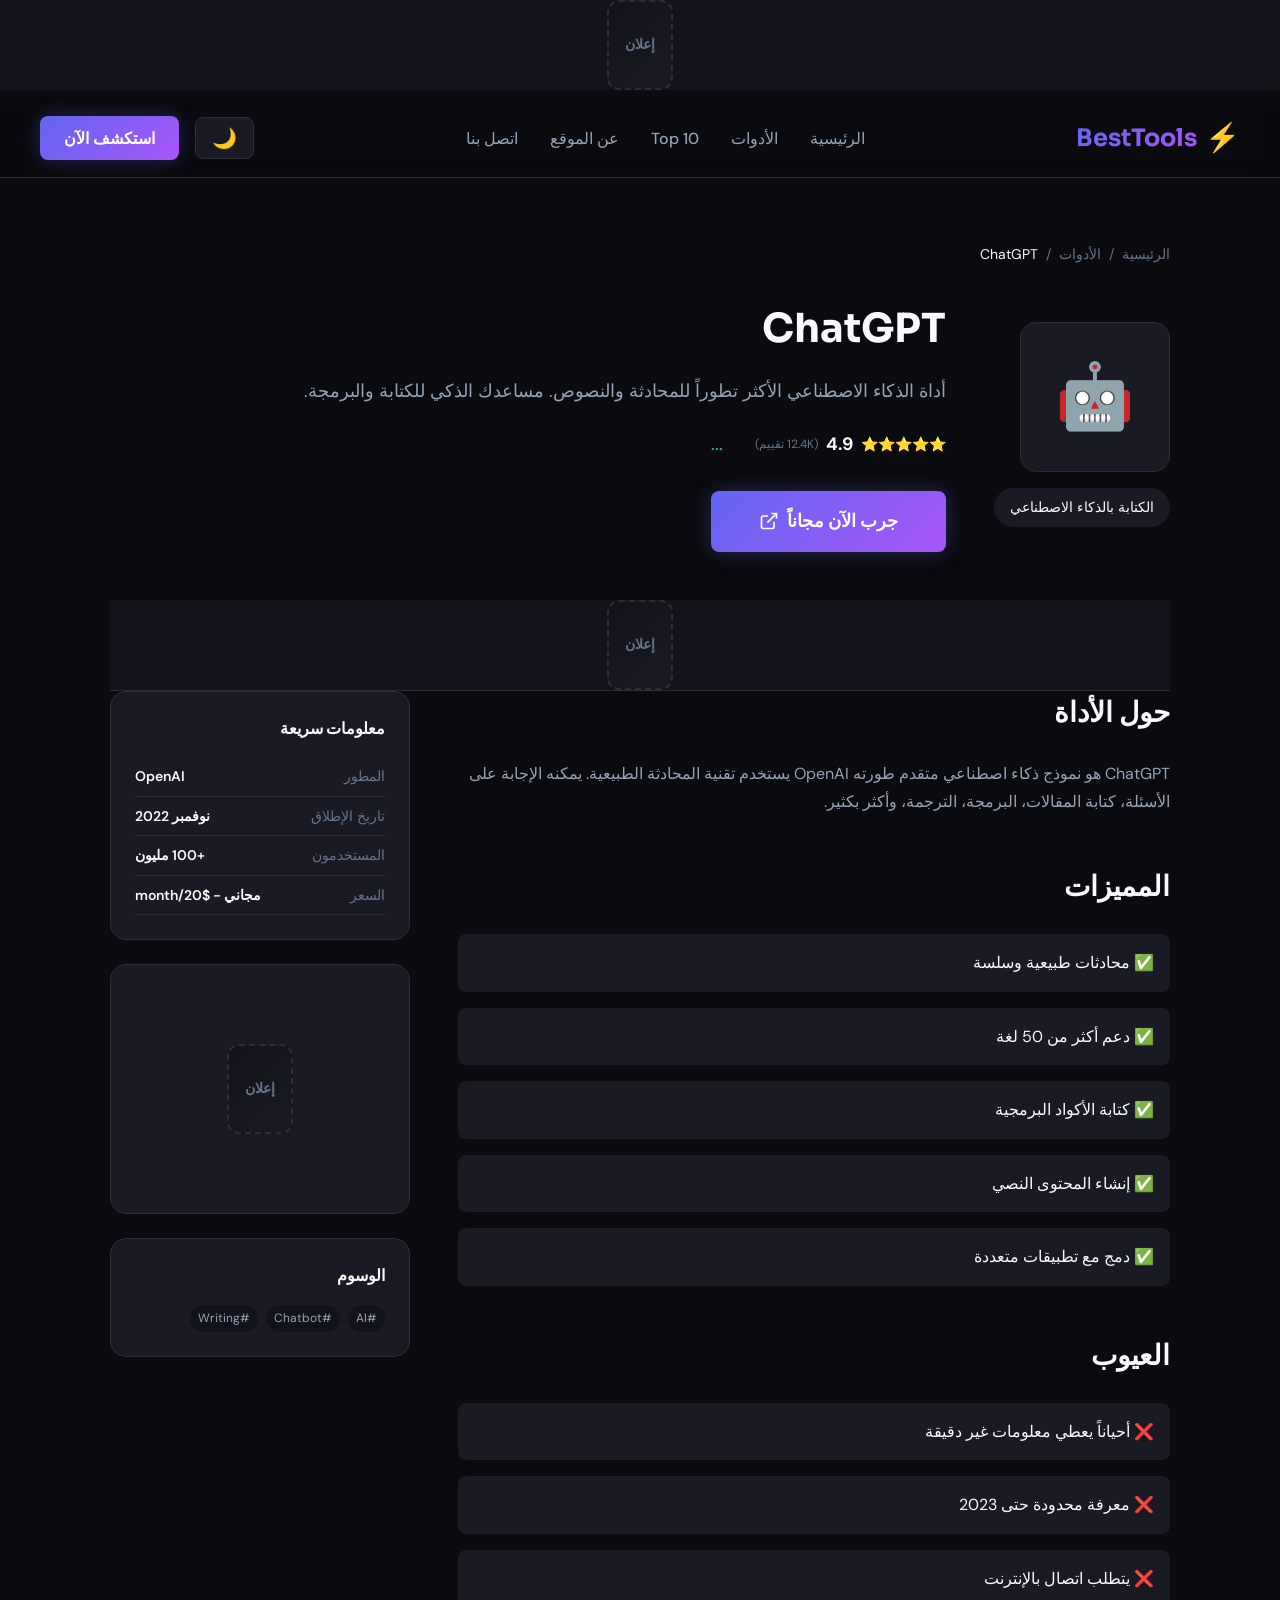
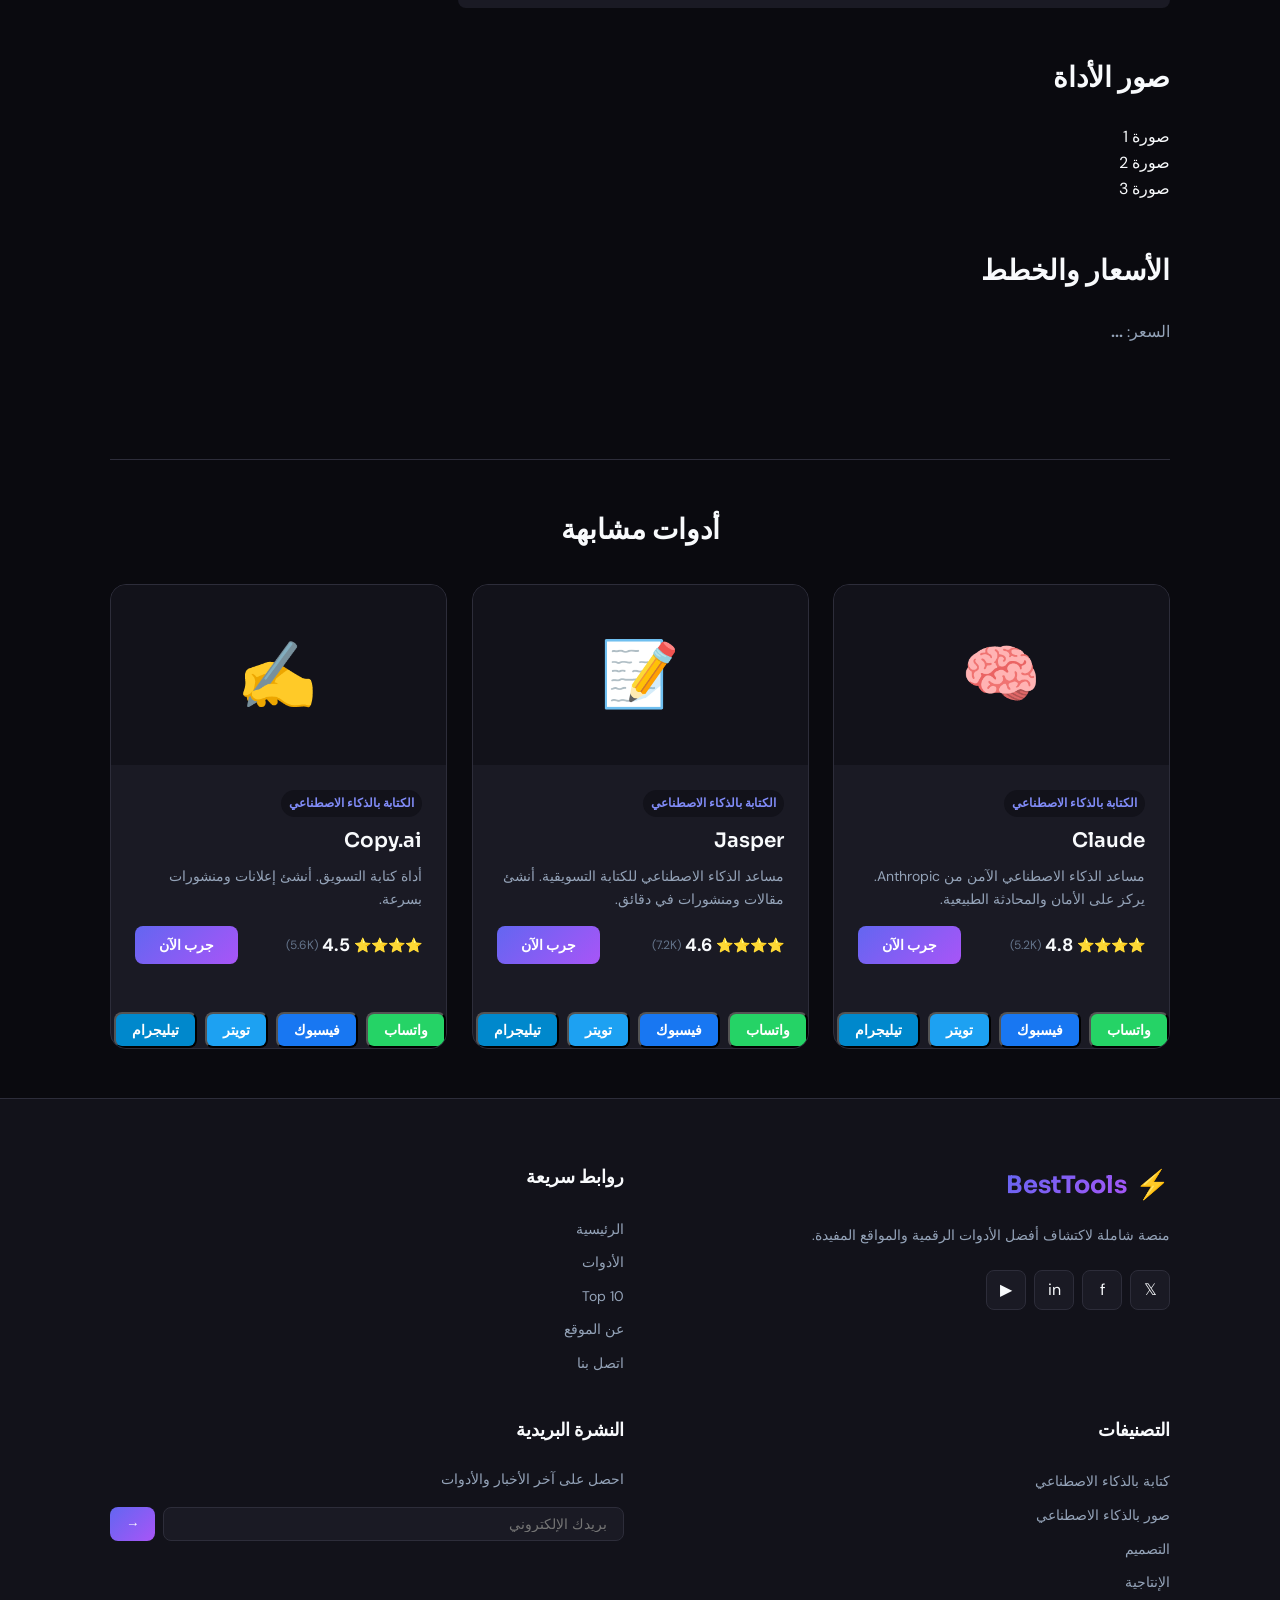
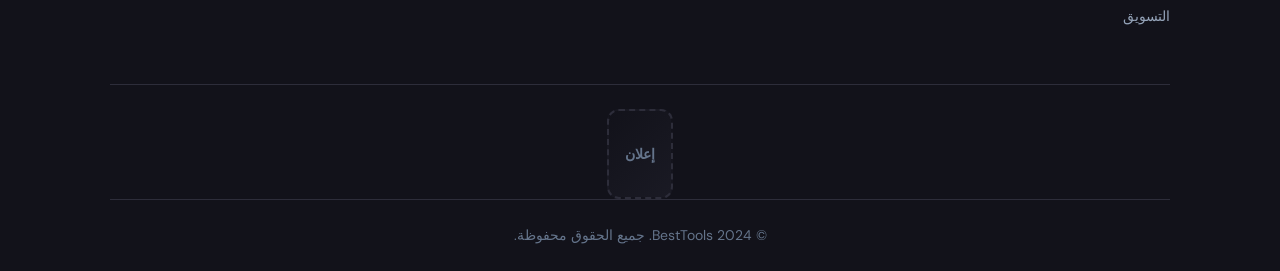
<file: tool-detail.html>
<!DOCTYPE html>
<html lang="ar" dir="rtl">
<head>
    <meta charset="UTF-8">
    <meta name="viewport" content="width=device-width, initial-scale=1.0, maximum-scale=5.0, user-scalable=yes, viewport-fit=cover">
    <meta name="description" content="مراجعة شاملة لأداة ChatGPT - الذكاء الاصطناعي الأكثر تطوراً للمحادثة">
    <meta name="keywords" content="ChatGPT, ذكاء اصطناعي, محادثة AI, مراجعة أدوات">
    <meta property="og:title" content="ChatGPT - مراجعة شاملة - BestTools">
    <meta property="og:description" content="تعرف على مميزات وعيوب ChatGPT وأفضل البدائل">
    <meta property="og:type" content="article">
    <title>ChatGPT - مراجعة شاملة | BestTools</title>
    <link rel="preconnect" href="https://fonts.googleapis.com">
    <link rel="preconnect" href="https://fonts.gstatic.com" crossorigin>
    <link href="https://fonts.googleapis.com/css2?family=DM+Sans:wght@400;500;600;700&family=Sora:wght@400;500;600;700;800&display=swap" rel="stylesheet">
    <link rel="stylesheet" href="styles.css">
    <link rel="icon" href="data:image/svg+xml,<svg xmlns='http://www.w3.org/2000/svg' viewBox='0 0 100 100'><text y='.9em' font-size='90'>🛠️</text></svg>">

    <!-- Scroll Progress Bar -->
    <div class="scroll-progress-container">
        <div class="scroll-progress-bar" id="scrollProgress"></div>
    </div>

</head>
<body>
    <div class="ad-banner top-ad">
        <span class="ad-placeholder">إعلان</span>
    </div>

    <nav class="navbar" id="navbar">
        <div class="nav-container">
            <a href="index.html" class="logo">
                <span class="logo-icon">⚡</span>
                <span class="logo-text">BestTools</span>
            </a>
            
            <ul class="nav-links" id="navLinks">
                <li><a href="index.html" class="nav-link">الرئيسية</a></li>
                <li><a href="tools.html" class="nav-link">الأدوات</a></li>
                <li><a href="top10.html" class="nav-link">Top 10</a></li>
                <li><a href="about.html" class="nav-link">عن الموقع</a></li>
                <li><a href="contact.html" class="nav-link">اتصل بنا</a></li>
            </ul>

            <div class="nav-actions">
                <button class="theme-toggle" id="themeToggle" aria-label="تبديل الوضع">
                    <span class="theme-icon">🌙</span>
                </button>
                <a href="tools.html" class="btn btn-primary nav-cta">استكشف الآن</a>
                <button class="mobile-menu-btn" id="mobileMenuBtn" aria-label="القائمة">
                    <span></span>
                    <span></span>
                    <span></span>
                </button>
            </div>
        </div>
    </nav>

    <main class="tool-detail-page">
        <div class="container">
            <nav class="breadcrumb">
                <a href="index.html">الرئيسية</a>
                <span>/</span>
                <a href="tools.html">الأدوات</a>
                <span>/</span>
                <span class="current">...</span>
            </nav>

            <div class="tool-hero">
                <div class="tool-logo-section">
                    <div class="tool-logo">
                        <!-- Dynamic content will be loaded here -->
                    </div>
                    <span class="tool-category-tag">...</span>
                </div>
                <div class="tool-info">
                    <h1 class="tool-title">...</h1>
                    <p class="tool-short-desc">...</p>
                    <div class="tool-meta">
                        <div class="tool-rating">
                            <div class="stars">
                                <span>⭐⭐⭐⭐⭐</span>
                            </div>
                            <span class="rating-value">...</span>
                            <span class="rating-count">...</span>
                        </div>
                        <div class="tool-pricing">
                            <span class="price-free">...</span>
                        </div>
                    </div>
                    <a href="#" target="_blank" rel="nofollow" class="btn btn-primary btn-large tool-cta">
                        جرب الآن مجاناً
                        <svg width="20" height="20" viewBox="0 0 24 24" fill="none" stroke="currentColor" stroke-width="2">
                            <path d="M18 13v6a2 2 0 0 1-2 2H5a2 2 0 0 1-2-2V8a2 2 0 0 1 2-2h6"></path>
                            <polyline points="15 3 21 3 21 9"></polyline>
                            <line x1="10" y1="14" x2="21" y2="3"></line>
                        </svg>
                    </a>
                </div>
            </div>

            <div class="ad-banner content-ad">
                <span class="ad-placeholder">إعلان</span>
            </div>

            <div class="tool-content">
                <div class="content-main">
                    <section class="content-section">
                        <h2>حول الأداة</h2>
                        <p>ChatGPT هو نموذج ذكاء اصطناعي متقدم طورته OpenAI يستخدم تقنية المحادثة الطبيعية للتفاعل مع المستخدمين. يمكنه الإجابة على الأسئلة، كتابة المقالات، البرمجة، الترجمة، وأكثر بكثير. منذ إطلاقه في نوفمبر 2022، أصبح الأداة الأكثر استخداماً في العالم.</p>
                    </section>

                    <section class="content-section">
                        <h2>المميزات</h2>
                        <ul class="features-list">
                            <li>✅ محادثات طبيعية وسلسة</li>
                            <li>✅ دعم أكثر من 50 لغة</li>
                            <li>✅ كتابة الأكواد البرمجية</li>
                            <li>✅ إنشاء المحتوى النصي</li>
                            <li>✅ دمج مع تطبيقات متعددة</li>
                            <li>✅ واجهة سهلة الاستخدام</li>
                        </ul>
                    </section>

                    <section class="content-section">
                        <h2>العيوب</h2>
                        <ul class="cons-list">
                            <li>❌ أحياناً تعطي معلومات غير دقيقة</li>
                            <li>❌ معرفة محدودة حتى 2023</li>
                            <li>❌ يتطلب اتصال بالإنترنت</li>
                            <li>❌ النسخة المجانية محدودة</li>
                        </ul>
                    </section>

                    <section class="content-section screenshots-section">
                        <h2>صور الأداة</h2>
                        <div class="screenshots-grid">
                            <div class="screenshot-placeholder">
                                <span>صورة 1</span>
                            </div>
                            <div class="screenshot-placeholder">
                                <span>صورة 2</span>
                            </div>
                            <div class="screenshot-placeholder">
                                <span>صورة 3</span>
                            </div>
                        </div>
                    </section>

<section class="content-section pricing-section">
                        <h2>الأسعار والخطط</h2>
                        <div class="pricing-info">
                            <p class="price-display">السعر: <strong>...</strong></p>
                        </div>
                    </section>
                </div>

                <aside class="content-sidebar">
                    <div class="sidebar-widget">
                        <h4>معلومات سريعة</h4>
                        <ul class="quick-info">
                            <li>
                                <span class="label">المطور</span>
                                <span class="value">OpenAI</span>
                            </li>
                            <li>
                                <span class="label">تاريخ الإطلاق</span>
                                <span class="value">نوفمبر 2022</span>
                            </li>
                            <li>
                                <span class="label">المستخدمون</span>
                                <span class="value">+100 مليون</span>
                            </li>
                            <li>
                                <span class="label">الموقع</span>
                                <span class="value">chat.openai.com</span>
                            </li>
                        </ul>
                    </div>

                    <div class="sidebar-widget ad-widget">
                        <span class="ad-placeholder">إعلان</span>
                    </div>

                    <div class="sidebar-widget">
                        <h4>الوسوم</h4>
                        <div class="tags-list">
                            <span class="tag">#AI</span>
                            <span class="tag">#Chatbot</span>
                            <span class="tag">#Writing</span>
                            <span class="tag">#Coding</span>
                            <span class="tag">#Productivity</span>
                        </div>
                    </div>
                </aside>
            </div>

            <section class="related-tools">
                <h2>أدوات مشابهة</h2>
                <div class="tools-grid" id="relatedTools">
                    <!-- Related tools will be loaded from JavaScript -->
                </div>
            </section>
        </div>
    </main>

    <footer class="footer">
        <div class="container">
            <div class="footer-grid">
                <div class="footer-col">
                    <a href="index.html" class="footer-logo">
                        <span class="logo-icon">⚡</span>
                        <span class="logo-text">BestTools</span>
                    </a>
                    <p class="footer-desc">منصة شاملة لاكتشاف أفضل الأدوات الرقمية والمواقع المفيدة.</p>
                    <div class="social-links">
                        <a href="#" class="social-link" aria-label="Twitter">𝕏</a>
                        <a href="#" class="social-link" aria-label="Facebook">f</a>
                        <a href="#" class="social-link" aria-label="LinkedIn">in</a>
                        <a href="#" class="social-link" aria-label="YouTube">▶</a>
                    </div>
                </div>
                <div class="footer-col">
                    <h4>روابط سريعة</h4>
                    <ul class="footer-links">
                        <li><a href="index.html">الرئيسية</a></li>
                        <li><a href="tools.html">الأدوات</a></li>
                        <li><a href="top10.html">Top 10</a></li>
                        <li><a href="about.html">عن الموقع</a></li>
                        <li><a href="contact.html">اتصل بنا</a></li>
                    </ul>
                </div>
                <div class="footer-col">
                    <h4>التصنيفات</h4>
                    <ul class="footer-links">
                        <li><a href="tools.html?category=ai-writing">كتابة بالذكاء الاصطناعي</a></li>
                        <li><a href="tools.html?category=ai-image">صور بالذكاء الاصطناعي</a></li>
                        <li><a href="tools.html?category=design">التصميم</a></li>
                        <li><a href="tools.html?category=productivity">الإنتاجية</a></li>
                        <li><a href="tools.html?category=marketing">التسويق</a></li>
                    </ul>
                </div>
                <div class="footer-col">
                    <h4>النشرة البريدية</h4>
                    <p class="footer-newsletter">احصل على آخر الأخبار والأدوات</p>
                    <form class="footer-form">
                        <input type="email" placeholder="بريدك الإلكتروني">
                        <button type="submit">→</button>
                    </form>
                </div>
            </div>
            <div class="footer-bottom">
                <div class="ad-banner footer-ad">
                    <span class="ad-placeholder">إعلان</span>
                </div>
                <p>© 2024 BestTools. جميع الحقوق محفوظة.</p>
            </div>
        </div>
    </footer>

    <script src="main.js"></script>
</body>
</html>
</file>
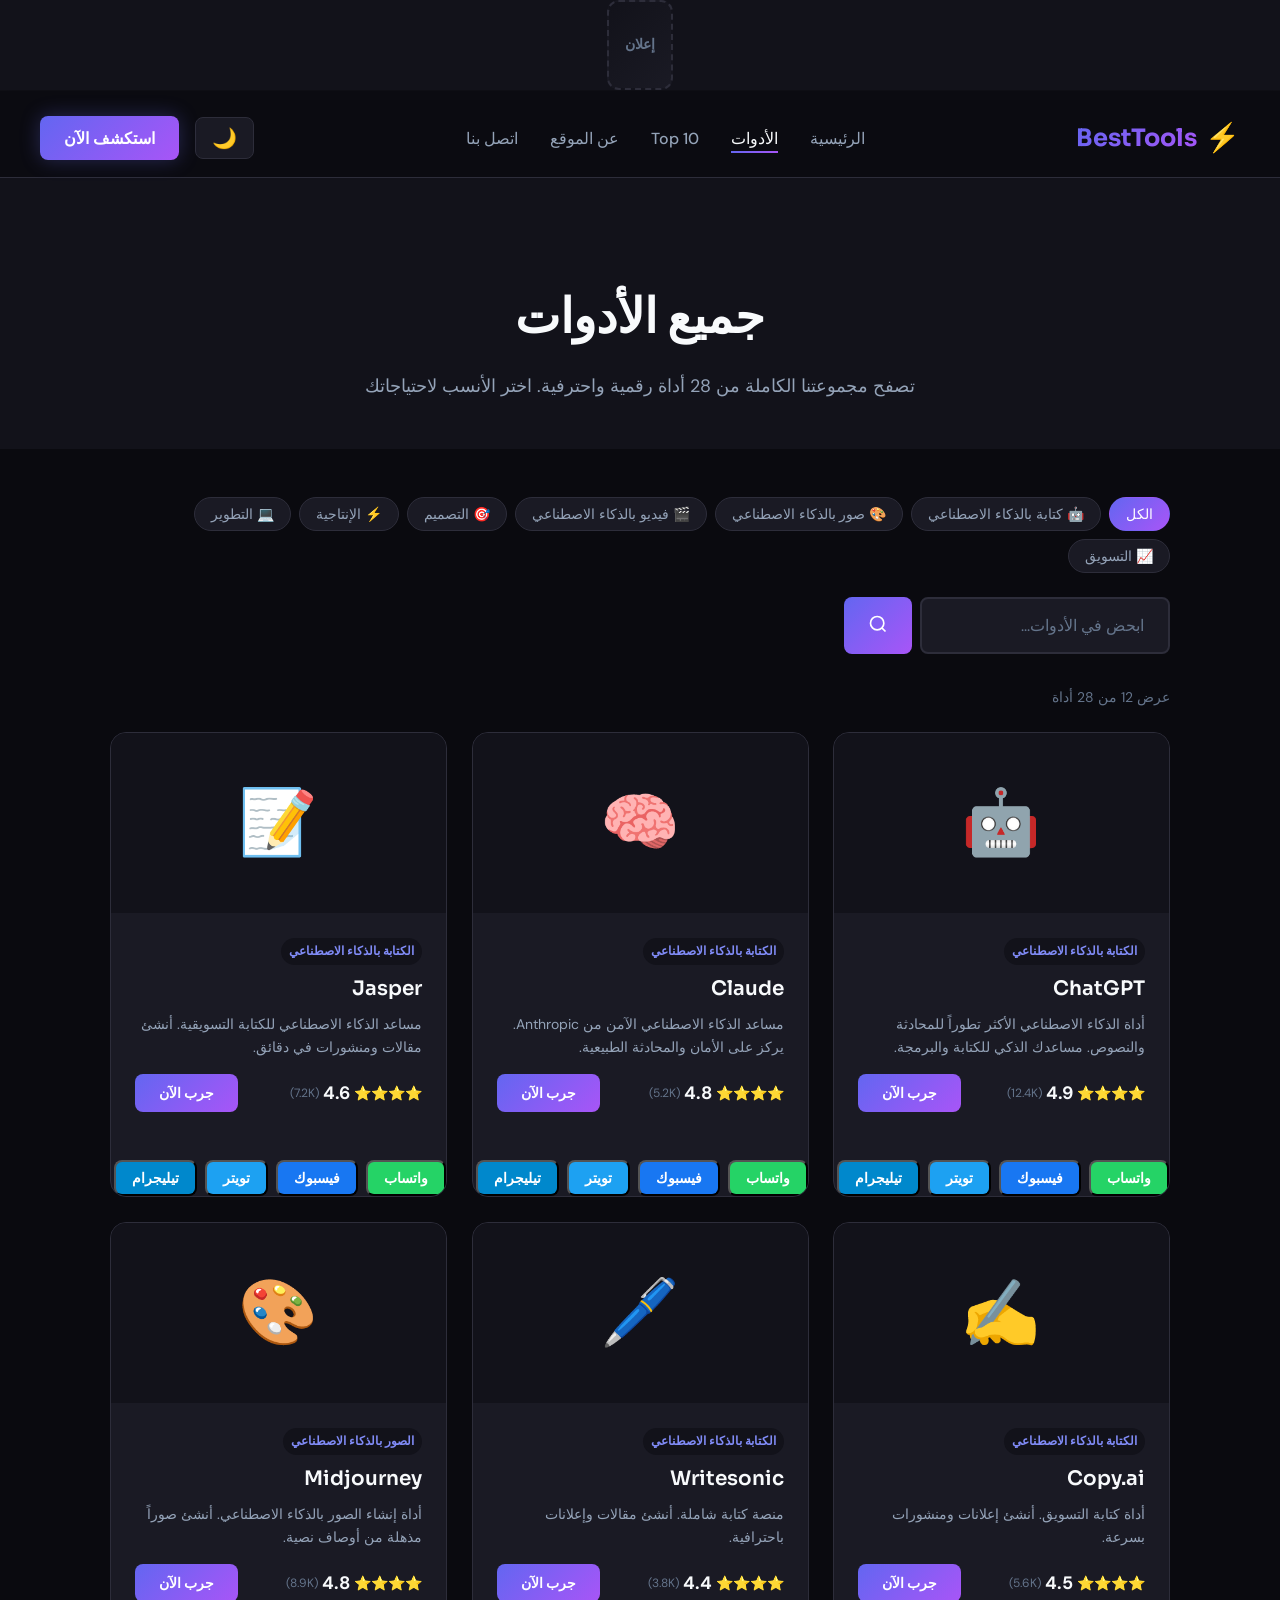
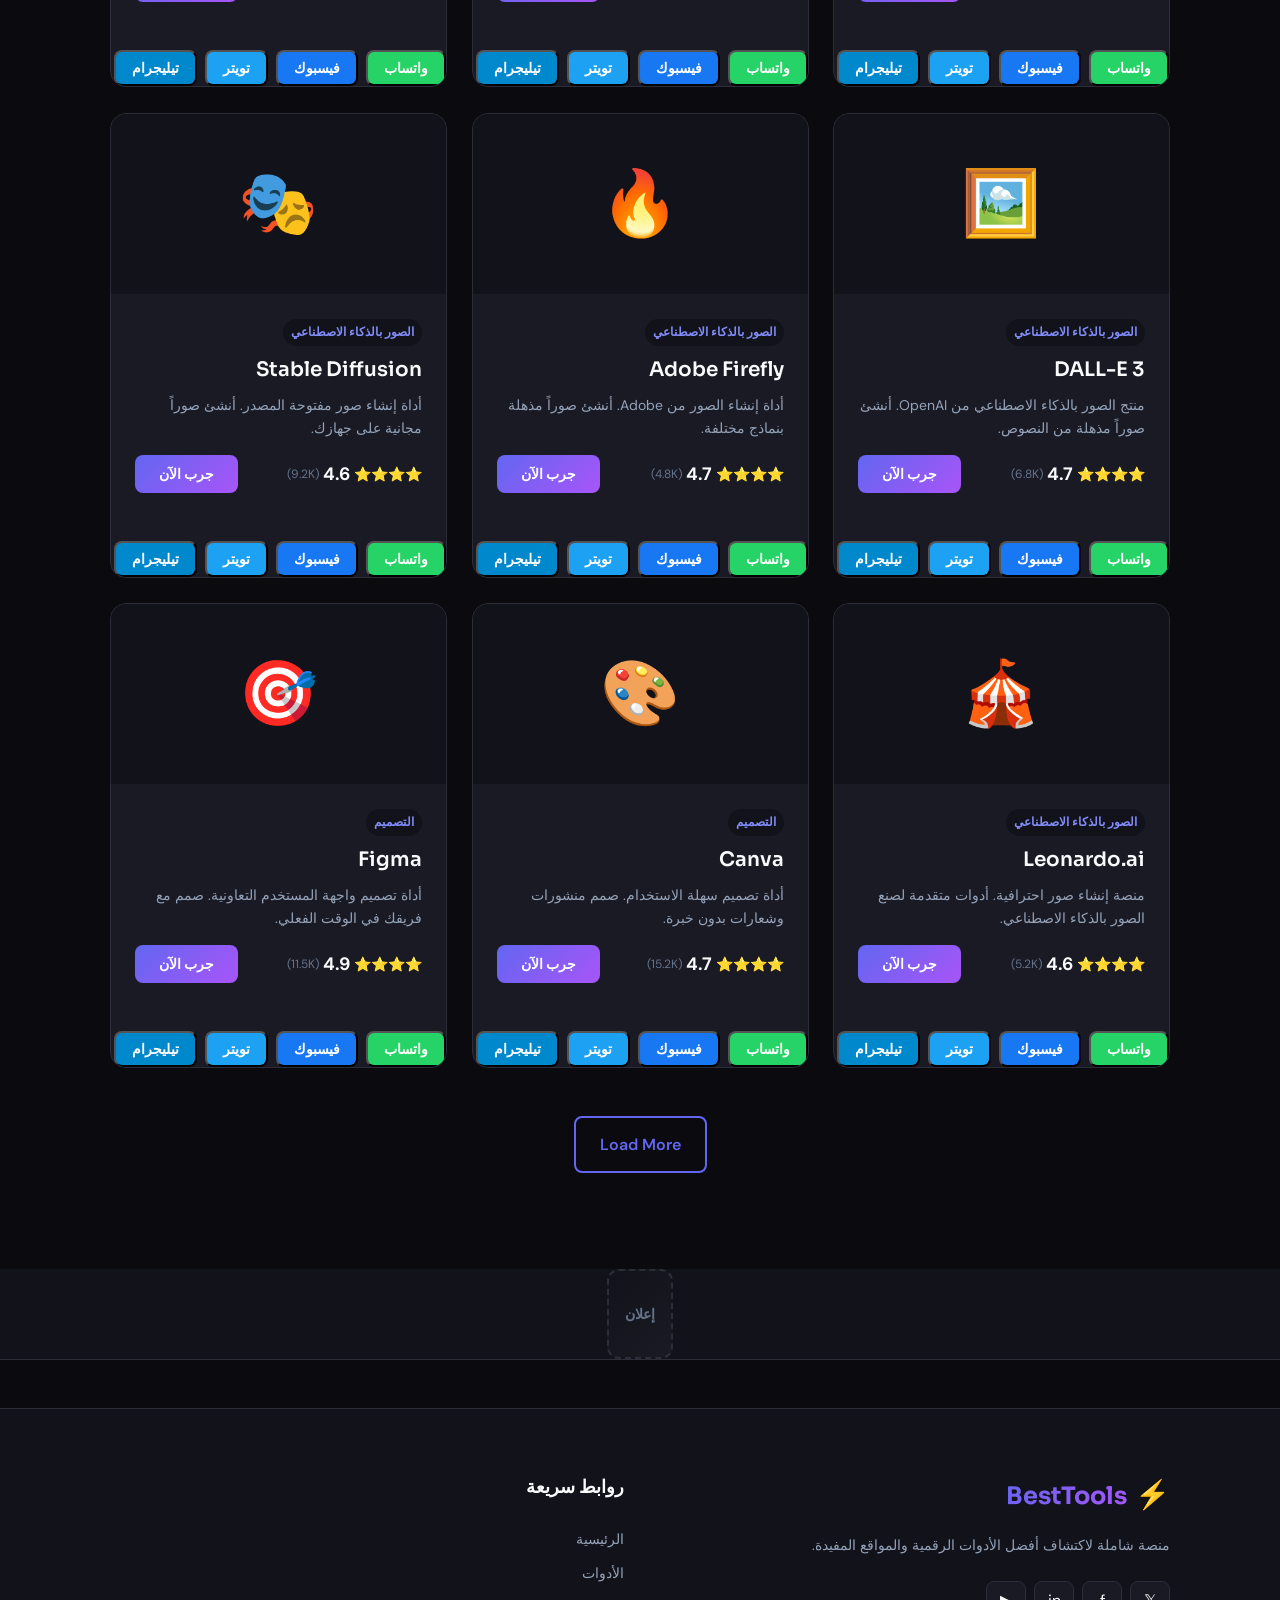
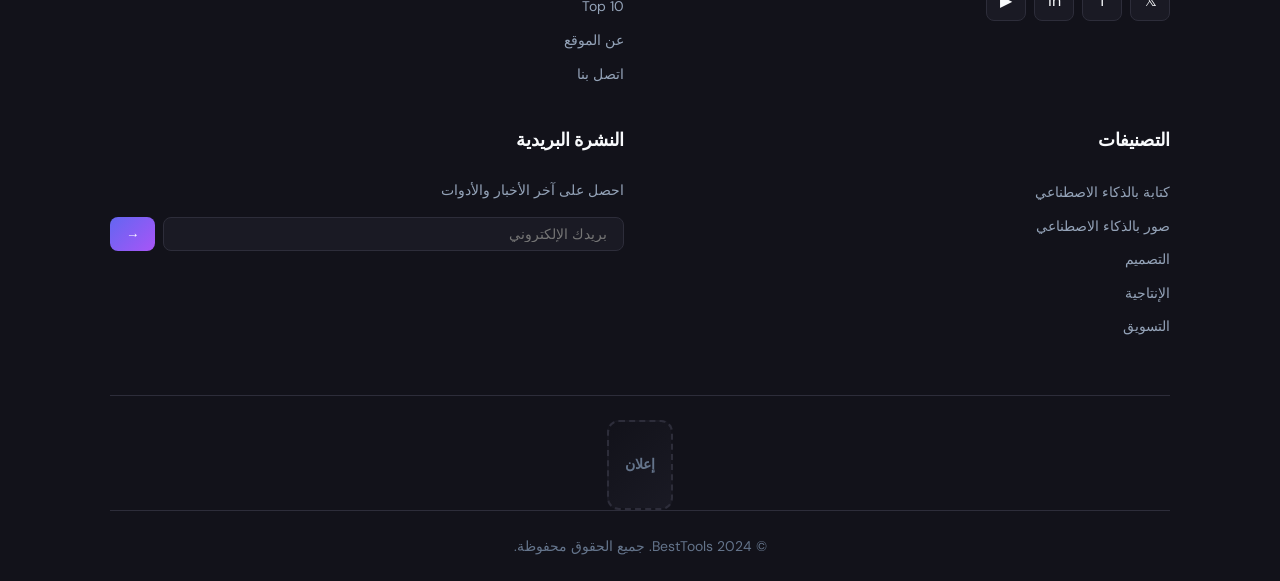
<file: tools.html>
<!DOCTYPE html>
<html lang="ar" dir="rtl">
<head>
    <meta charset="UTF-8">
    <meta name="viewport" content="width=device-width, initial-scale=1.0, maximum-scale=5.0, user-scalable=yes, viewport-fit=cover">
    <meta name="description" content="تصفح جميع أدوات الإنترنت والذكاء الاصطناعي. مرشحات حسب الفئة للبحث عن أفضل الأدوات.">
    <meta name="keywords" content="أدوات ذكاء اصطناعي, أدوات تصميم, أدوات إنتاجية, أدوات تسويق, أدوات تطوير">
    <meta property="og:title" content="جميع الأدوات - BestTools">
    <meta property="og:description" content="تصفح مجموعة شاملة من أفضل الأدوات الرقمية">
    <meta property="og:type" content="website">
    <title>جميع الأدوات - BestTools</title>
    <link rel="preconnect" href="https://fonts.googleapis.com">
    <link rel="preconnect" href="https://fonts.gstatic.com" crossorigin>
    <link href="https://fonts.googleapis.com/css2?family=DM+Sans:wght@400;500;600;700&family=Sora:wght@400;500;600;700;800&display=swap" rel="stylesheet">
    <link rel="stylesheet" href="styles.css">
    <link rel="icon" href="data:image/svg+xml,<svg xmlns='http://www.w3.org/2000/svg' viewBox='0 0 100 100'><text y='.9em' font-size='90'>🛠️</text></svg>">

    <!-- Scroll Progress Bar -->
    <div class="scroll-progress-container">
        <div class="scroll-progress-bar" id="scrollProgress"></div>
    </div>

</head>
<body>
    <div class="ad-banner top-ad">
        <span class="ad-placeholder">إعلان</span>
    </div>

    <nav class="navbar" id="navbar">
        <div class="nav-container">
            <a href="index.html" class="logo">
                <span class="logo-icon">⚡</span>
                <span class="logo-text">BestTools</span>
            </a>
            
            <ul class="nav-links" id="navLinks">
                <li><a href="index.html" class="nav-link">الرئيسية</a></li>
                <li><a href="tools.html" class="nav-link active">الأدوات</a></li>
                <li><a href="top10.html" class="nav-link">Top 10</a></li>
                <li><a href="about.html" class="nav-link">عن الموقع</a></li>
                <li><a href="contact.html" class="nav-link">اتصل بنا</a></li>
            </ul>

            <div class="nav-actions">
                <button class="theme-toggle" id="themeToggle" aria-label="تبديل الوضع">
                    <span class="theme-icon">🌙</span>
                </button>
                <a href="index.html" class="btn btn-primary nav-cta">استكشف الآن</a>
                <button class="mobile-menu-btn" id="mobileMenuBtn" aria-label="القائمة">
                    <span></span>
                    <span></span>
                    <span></span>
                </button>
            </div>
        </div>
    </nav>

    <main class="page-header-section">
        <div class="container">
            <h1 class="page-title">جميع الأدوات</h1>
            <p class="page-desc">تصفح مجموعتنا الكاملة من 28 أداة رقمية واحترفية. اختر الأنسب لاحتياجاتك</p>
        </div>
    </main>

    <section class="tools-page-section">
        <div class="container">
            <div class="tools-filter-bar">
                <div class="category-tabs" id="categoryTabs">
                    <button class="category-tab active" data-category="all">الكل</button>
                    <button class="category-tab" data-category="ai-writing">🤖 كتابة بالذكاء الاصطناعي</button>
                    <button class="category-tab" data-category="ai-image">🎨 صور بالذكاء الاصطناعي</button>
                    <button class="category-tab" data-category="ai-video">🎬 فيديو بالذكاء الاصطناعي</button>
                    <button class="category-tab" data-category="design">🎯 التصميم</button>
                    <button class="category-tab" data-category="productivity">⚡ الإنتاجية</button>
                    <button class="category-tab" data-category="development">💻 التطوير</button>
                    <button class="category-tab" data-category="marketing">📈 التسويق</button>
                </div>
                <div class="search-box">
                    <input type="text" id="toolsSearch" class="search-input" placeholder="ابحض في الأدوات...">
                    <button class="search-btn">
                        <svg width="20" height="20" viewBox="0 0 24 24" fill="none" stroke="currentColor" stroke-width="2">
                            <circle cx="11" cy="11" r="8"></circle>
                            <path d="M21 21l-4.35-4.35"></path>
                        </svg>
                    </button>
                </div>
            </div>

            <div class="tools-count">
                <span id="toolsCountText">Showing 12 tools</span>
            </div>

            <div class="tools-grid" id="allTools">
                <!-- Tools will be loaded from JavaScript -->
            </div>

            <div class="load-more-container">
                <button class="btn btn-outline load-more-btn" id="loadMoreBtn">Load More</button>
            </div>
        </div>
    </section>

    <div class="ad-banner middle-ad">
        <span class="ad-placeholder">إعلان</span>
    </div>

    <footer class="footer">
        <div class="container">
            <div class="footer-grid">
                <div class="footer-col">
                    <a href="index.html" class="footer-logo">
                        <span class="logo-icon">⚡</span>
                        <span class="logo-text">BestTools</span>
                    </a>
                    <p class="footer-desc">منصة شاملة لاكتشاف أفضل الأدوات الرقمية والمواقع المفيدة.</p>
                    <div class="social-links">
                        <a href="#" class="social-link" aria-label="Twitter">𝕏</a>
                        <a href="#" class="social-link" aria-label="Facebook">f</a>
                        <a href="#" class="social-link" aria-label="LinkedIn">in</a>
                        <a href="#" class="social-link" aria-label="YouTube">▶</a>
                    </div>
                </div>
                <div class="footer-col">
                    <h4>روابط سريعة</h4>
                    <ul class="footer-links">
                        <li><a href="index.html">الرئيسية</a></li>
                        <li><a href="tools.html">الأدوات</a></li>
                        <li><a href="top10.html">Top 10</a></li>
                        <li><a href="about.html">عن الموقع</a></li>
                        <li><a href="contact.html">اتصل بنا</a></li>
                    </ul>
                </div>
                <div class="footer-col">
                    <h4>التصنيفات</h4>
                    <ul class="footer-links">
                        <li><a href="tools.html?category=ai-writing">كتابة بالذكاء الاصطناعي</a></li>
                        <li><a href="tools.html?category=ai-image">صور بالذكاء الاصطناعي</a></li>
                        <li><a href="tools.html?category=design">التصميم</a></li>
                        <li><a href="tools.html?category=productivity">الإنتاجية</a></li>
                        <li><a href="tools.html?category=marketing">التسويق</a></li>
                    </ul>
                </div>
                <div class="footer-col">
                    <h4>النشرة البريدية</h4>
                    <p class="footer-newsletter">احصل على آخر الأخبار والأدوات</p>
                    <form class="footer-form">
                        <input type="email" placeholder="بريدك الإلكتروني">
                        <button type="submit">→</button>
                    </form>
                </div>
            </div>
            <div class="footer-bottom">
                <div class="ad-banner footer-ad">
                    <span class="ad-placeholder">إعلان</span>
                </div>
                <p>© 2024 BestTools. جميع الحقوق محفوظة.</p>
            </div>
        </div>
    </footer>

    <script src="main.js"></script>
</body>
</html>
</file>
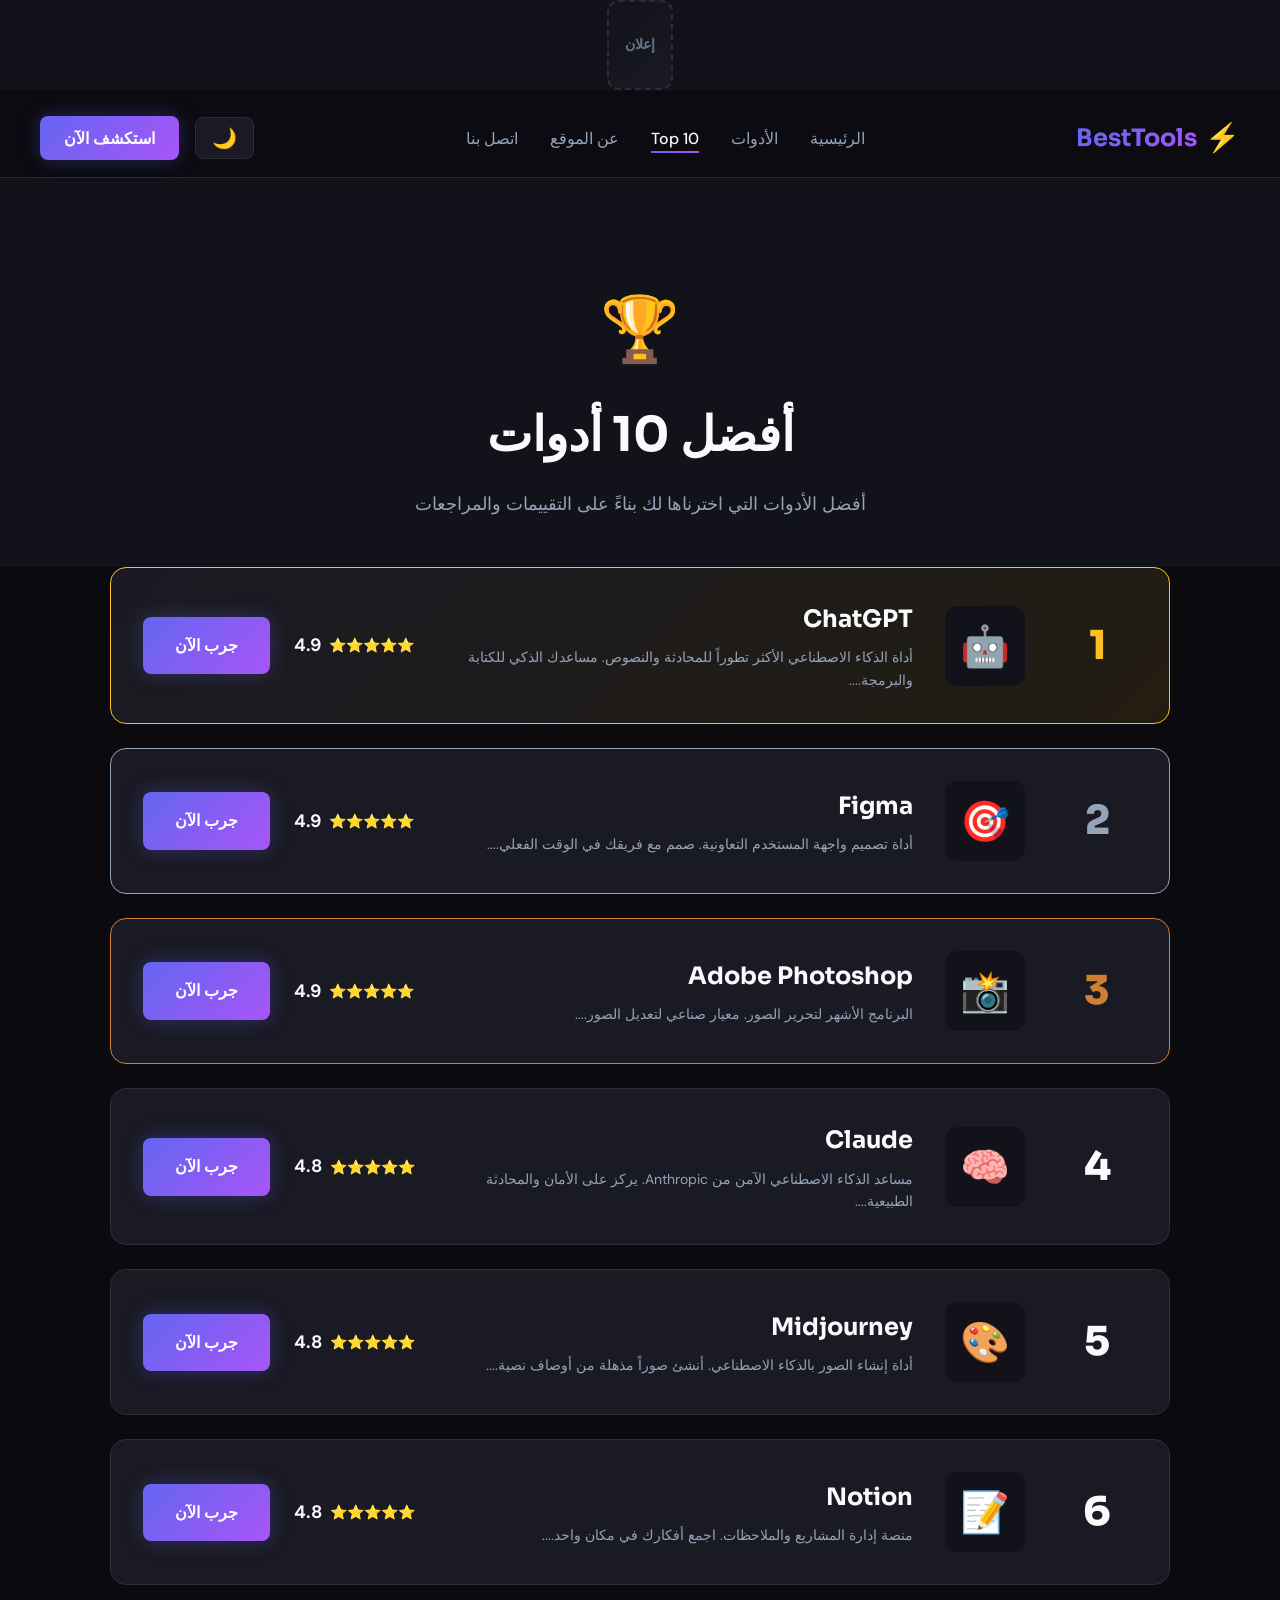
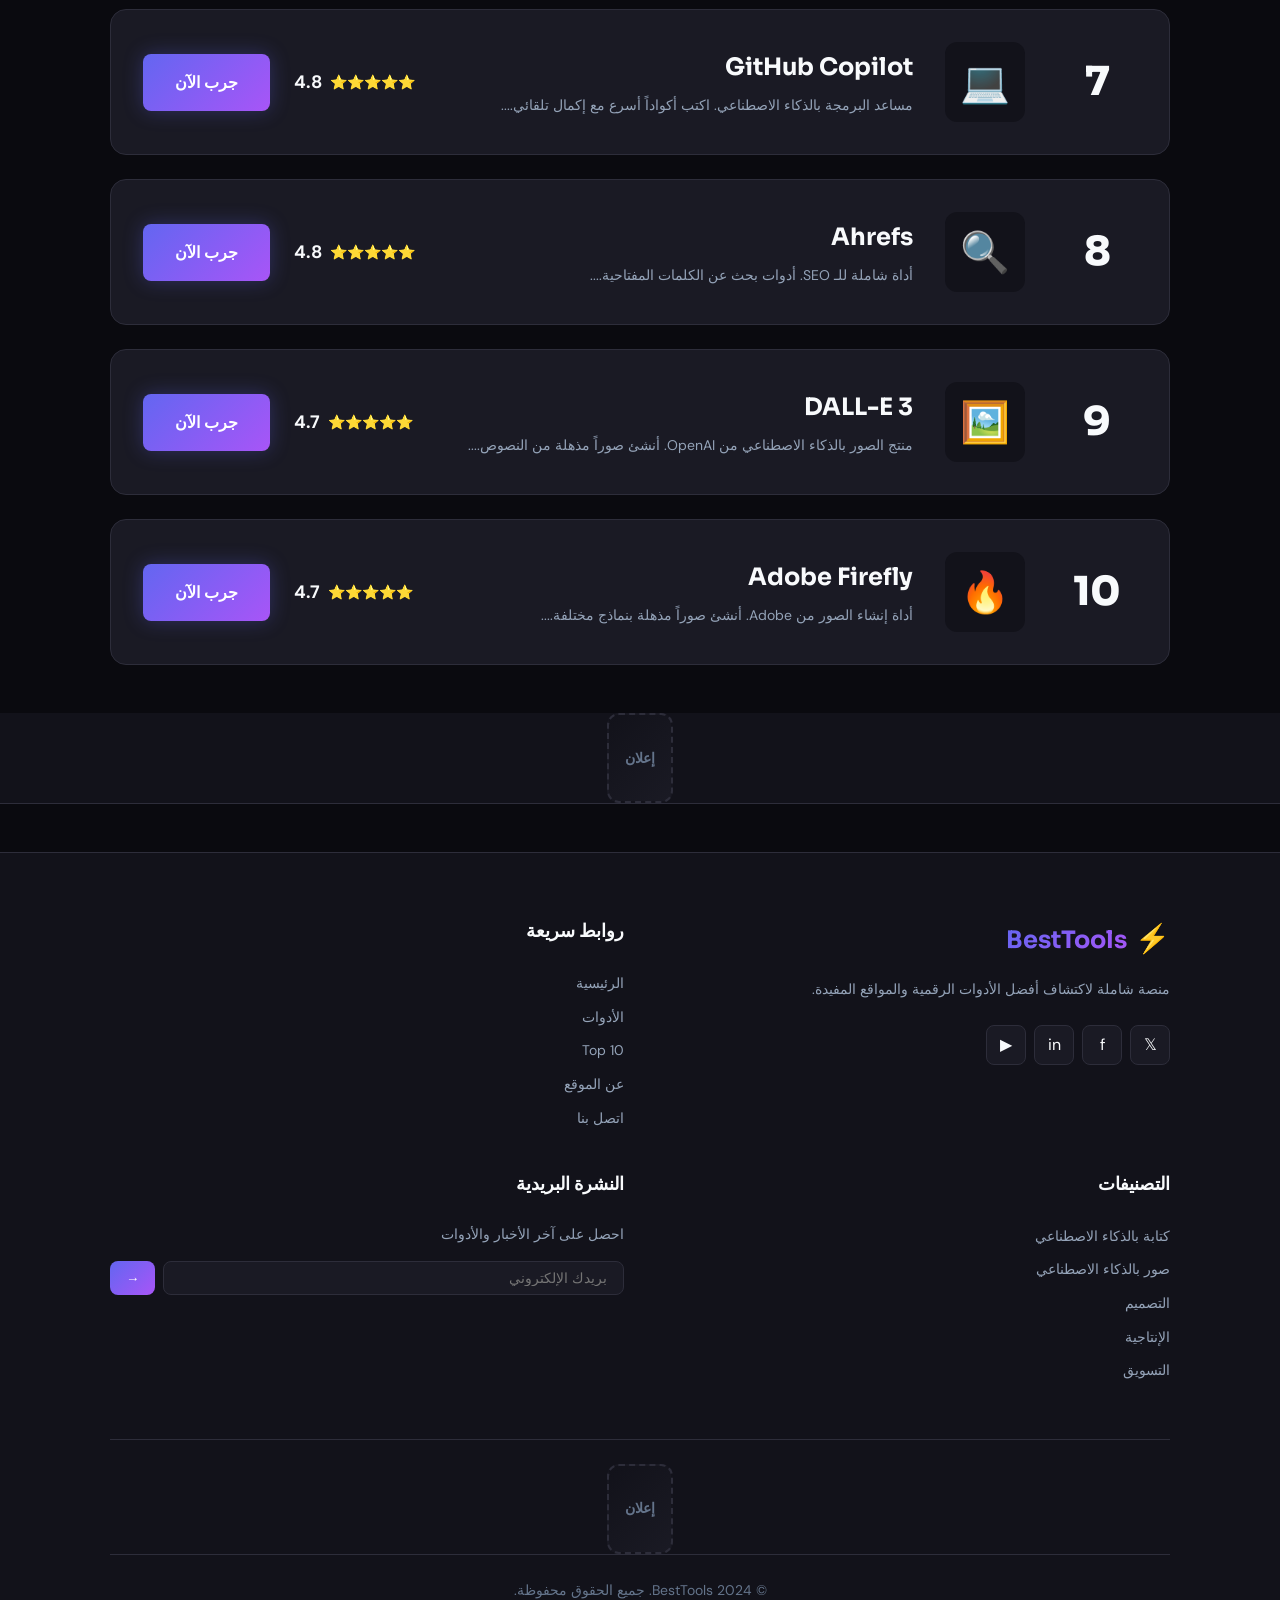
<file: top10.html>
<!DOCTYPE html>
<html lang="ar" dir="rtl">
<head>
    <meta charset="UTF-8">
    <meta name="viewport" content="width=device-width, initial-scale=1.0, maximum-scale=5.0, user-scalable=yes, viewport-fit=cover">
    <meta name="description" content="أفضل 10 أدوات ذكاء اصطناعي وتصميم وإنتاجية - ترتيب شامل للأفضل">
    <meta name="keywords" content="أفضل الأدوات, Top 10, أدوات ذكاء اصطناعي, تصنيف الأدوات">
    <meta property="og:title" content="Top 10 أفضل الأدوات - BestTools">
    <meta property="og:description" content="ترتيب أفضل 10 أدوات رقمية يجب أن تجربها">
    <meta property="og:type" content="website">
    <title>Top 10 أفضل الأدوات | BestTools</title>
    <link rel="preconnect" href="https://fonts.googleapis.com">
    <link rel="preconnect" href="https://fonts.gstatic.com" crossorigin>
    <link href="https://fonts.googleapis.com/css2?family=DM+Sans:wght@400;500;600;700&family=Sora:wght@400;500;600;700;800&display=swap" rel="stylesheet">
    <link rel="stylesheet" href="styles.css">
    <link rel="icon" href="data:image/svg+xml,<svg xmlns='http://www.w3.org/2000/svg' viewBox='0 0 100 100'><text y='.9em' font-size='90'>🏆</text></svg>">

    <!-- Scroll Progress Bar -->
    <div class="scroll-progress-container">
        <div class="scroll-progress-bar" id="scrollProgress"></div>
    </div>

</head>
<body>
    <div class="ad-banner top-ad">
        <span class="ad-placeholder">إعلان</span>
    </div>

    <nav class="navbar" id="navbar">
        <div class="nav-container">
            <a href="index.html" class="logo">
                <span class="logo-icon">⚡</span>
                <span class="logo-text">BestTools</span>
            </a>
            
            <ul class="nav-links" id="navLinks">
                <li><a href="index.html" class="nav-link">الرئيسية</a></li>
                <li><a href="tools.html" class="nav-link">الأدوات</a></li>
                <li><a href="top10.html" class="nav-link active">Top 10</a></li>
                <li><a href="about.html" class="nav-link">عن الموقع</a></li>
                <li><a href="contact.html" class="nav-link">اتصل بنا</a></li>
            </ul>

            <div class="nav-actions">
                <button class="theme-toggle" id="themeToggle" aria-label="تبديل الوضع">
                    <span class="theme-icon">🌙</span>
                </button>
                <a href="tools.html" class="btn btn-primary nav-cta">استكشف الآن</a>
                <button class="mobile-menu-btn" id="mobileMenuBtn" aria-label="القائمة">
                    <span></span>
                    <span></span>
                    <span></span>
                </button>
            </div>
        </div>
    </nav>

    <main class="page-header-section top10-header">
        <div class="container">
            <div class="top10-badge">🏆</div>
            <h1 class="page-title">أفضل 10 أدوات</h1>
            <p class="page-desc">أفضل الأدوات التي اخترناها لك بناءً على التقييمات والمراجعات</p>
        </div>
    </main>

    <section class="top10-section">
        <div class="container">
            <div class="top10-list" id="top10List">
                <!-- Top 10 will be loaded from JavaScript -->
            </div>
        </div>
    </section>

    <div class="ad-banner middle-ad">
        <span class="ad-placeholder">إعلان</span>
    </div>

    <footer class="footer">
        <div class="container">
            <div class="footer-grid">
                <div class="footer-col">
                    <a href="index.html" class="footer-logo">
                        <span class="logo-icon">⚡</span>
                        <span class="logo-text">BestTools</span>
                    </a>
                    <p class="footer-desc">منصة شاملة لاكتشاف أفضل الأدوات الرقمية والمواقع المفيدة.</p>
                    <div class="social-links">
                        <a href="#" class="social-link" aria-label="Twitter">𝕏</a>
                        <a href="#" class="social-link" aria-label="Facebook">f</a>
                        <a href="#" class="social-link" aria-label="LinkedIn">in</a>
                        <a href="#" class="social-link" aria-label="YouTube">▶</a>
                    </div>
                </div>
                <div class="footer-col">
                    <h4>روابط سريعة</h4>
                    <ul class="footer-links">
                        <li><a href="index.html">الرئيسية</a></li>
                        <li><a href="tools.html">الأدوات</a></li>
                        <li><a href="top10.html">Top 10</a></li>
                        <li><a href="about.html">عن الموقع</a></li>
                        <li><a href="contact.html">اتصل بنا</a></li>
                    </ul>
                </div>
                <div class="footer-col">
                    <h4>التصنيفات</h4>
                    <ul class="footer-links">
                        <li><a href="tools.html?category=ai-writing">كتابة بالذكاء الاصطناعي</a></li>
                        <li><a href="tools.html?category=ai-image">صور بالذكاء الاصطناعي</a></li>
                        <li><a href="tools.html?category=design">التصميم</a></li>
                        <li><a href="tools.html?category=productivity">الإنتاجية</a></li>
                        <li><a href="tools.html?category=marketing">التسويق</a></li>
                    </ul>
                </div>
                <div class="footer-col">
                    <h4>النشرة البريدية</h4>
                    <p class="footer-newsletter">احصل على آخر الأخبار والأدوات</p>
                    <form class="footer-form">
                        <input type="email" placeholder="بريدك الإلكتروني">
                        <button type="submit">→</button>
                    </form>
                </div>
            </div>
            <div class="footer-bottom">
                <div class="ad-banner footer-ad">
                    <span class="ad-placeholder">إعلان</span>
                </div>
                <p>© 2024 BestTools. جميع الحقوق محفوظة.</p>
            </div>
        </div>
    </footer>

    <script src="main.js"></script>
</body>
</html>
</file>
<file: styles.css>
/* ============================================
   BestTools - Professional CSS Styles
   Modern Dark/Light Mode Design
   ============================================ */

/* CSS Variables - Dark Mode (Default) */
:root {
    /* Colors */
    --bg-primary: #0a0a0f;
    --bg-secondary: #12121a;
    --bg-card: #1a1a24;
    --bg-card-hover: #22222e;
    --accent-primary: #6366f1;
    --accent-secondary: #818cf8;
    --accent-gradient: linear-gradient(135deg, #6366f1 0%, #a855f7 100%);
    --text-primary: #f8fafc;
    --text-secondary: #94a3b8;
    --text-muted: #64748b;
    --border-color: #2d2d3a;
    --success: #10b981;
    --warning: #f59e0b;
    --error: #ef4444;

    /* Shadows */
    --card-shadow: 0 4px 24px rgba(0, 0, 0, 0.3);
    --card-hover-shadow: 0 8px 32px rgba(99, 102, 241, 0.2);
    --glow: 0 0 20px rgba(99, 102, 241, 0.3);

    /* Typography */
    --font-heading: 'Sora', sans-serif;
    --font-body: 'DM Sans', sans-serif;

    /* Spacing */
    --space-xs: 4px;
    --space-sm: 8px;
    --space-md: 16px;
    --space-lg: 24px;
    --space-xl: 32px;
    --space-2xl: 48px;
    --space-3xl: 64px;

    /* Border Radius */
    --radius-sm: 8px;
    --radius-md: 12px;
    --radius-lg: 16px;
    --radius-xl: 20px;
    --radius-full: 50%;
}

/* Light Mode Variables */
[data-theme="light"] {
    --bg-primary: #ffffff;
    --bg-secondary: #f8fafc;
    --bg-card: #ffffff;
    --bg-card-hover: #f1f5f9;
    --text-primary: #0f172a;
    --text-secondary: #475569;
    --text-muted: #94a3b8;
    --border-color: #e2e8f0;
    --card-shadow: 0 4px 24px rgba(0, 0, 0, 0.08);
    --card-hover-shadow: 0 8px 32px rgba(99, 102, 241, 0.15);
}

/* Reset & Base */
*, *::before, *::after {
    box-sizing: border-box;
    margin: 0;
    padding: 0;
}

html {
    scroll-behavior: smooth;
}

body {
    font-family: var(--font-body);
    background-color: var(--bg-primary);
    color: var(--text-primary);
    line-height: 1.6;
    transition: background-color 0.3s ease, color 0.3s ease;
    overflow-x: hidden;
}

a {
    text-decoration: none;
    color: inherit;
}

ul {
    list-style: none;
}

img {
    max-width: 100%;
    height: auto;
    display: block;
}

/* Container */
.container {
    max-width: 1280px;
    margin: 0 auto;
    padding: 0 var(--space-lg);
}

/* Ad Banner Placeholder */
.ad-banner {
    background: var(--bg-secondary);
    border-bottom: 1px solid var(--border-color);
    display: flex;
    justify-content: center;
    align-items: center;
    min-height: 90px;
}

.ad-placeholder {
    color: var(--text-muted);
    font-size: 0.875rem;
    padding: var(--space-md);
    border: 2px dashed var(--border-color);
    border-radius: var(--radius-sm);
}

.top-ad {
    position: sticky;
    top: 0;
    z-index: 100;
}

.middle-ad {
    margin: var(--space-2xl) 0;
}

.footer-ad {
    margin-bottom: var(--space-lg);
    min-height: 60px;
}

/* ============================================
   Navigation
   ============================================ */
.navbar {
    position: fixed;
    top: 90px;
    left: 0;
    right: 0;
    z-index: 1000;
    background: rgba(10, 10, 15, 0.8);
    backdrop-filter: blur(12px);
    border-bottom: 1px solid var(--border-color);
    transition: all 0.3s ease;
}

[data-theme="light"] .navbar {
    background: rgba(255, 255, 255, 0.8);
}

.navbar.scrolled {
    top: 0;
    box-shadow: var(--card-shadow);
}

.nav-container {
    max-width: 1280px;
    margin: 0 auto;
    padding: var(--space-md) var(--space-lg);
    display: flex;
    justify-content: space-between;
    align-items: center;
}

.logo {
    display: flex;
    align-items: center;
    gap: var(--space-sm);
    font-family: var(--font-heading);
    font-weight: 700;
    font-size: 1.5rem;
}

.logo-icon {
    font-size: 1.75rem;
}

.logo-text {
    background: var(--accent-gradient);
    -webkit-background-clip: text;
    -webkit-text-fill-color: transparent;
    background-clip: text;
}

.nav-links {
    display: flex;
    gap: var(--space-xl);
}

.nav-link {
    font-weight: 500;
    color: var(--text-secondary);
    transition: color 0.3s ease;
    position: relative;
}

.nav-link::after {
    content: '';
    position: absolute;
    bottom: -4px;
    left: 0;
    width: 0;
    height: 2px;
    background: var(--accent-gradient);
    transition: width 0.3s ease;
}

.nav-link:hover,
.nav-link.active {
    color: var(--text-primary);
}

.nav-link:hover::after,
.nav-link.active::after {
    width: 100%;
}

.nav-actions {
    display: flex;
    align-items: center;
    gap: var(--space-md);
}

.theme-toggle {
    background: var(--bg-card);
    border: 1px solid var(--border-color);
    border-radius: var(--radius-sm);
    padding: var(--space-sm) var(--space-md);
    cursor: pointer;
    font-size: 1.25rem;
    transition: all 0.3s ease;
}

.theme-toggle:hover {
    background: var(--bg-card-hover);
    transform: scale(1.05);
}

.mobile-menu-btn {
    display: none;
    flex-direction: column;
    gap: 5px;
    background: none;
    border: none;
    cursor: pointer;
    padding: var(--space-sm);
}

.mobile-menu-btn span {
    width: 24px;
    height: 2px;
    background: var(--text-primary);
    transition: all 0.3s ease;
}

/* ============================================
   Buttons
   ============================================ */
.btn {
    display: inline-flex;
    align-items: center;
    justify-content: center;
    gap: var(--space-sm);
    padding: var(--space-md) var(--space-lg);
    border-radius: var(--radius-sm);
    font-weight: 600;
    font-family: var(--font-body);
    cursor: pointer;
    transition: all 0.3s ease;
    border: none;
    font-size: 1rem;
}

.btn-primary {
    background: var(--accent-gradient);
    color: white;
    box-shadow: var(--glow);
}

.btn-primary:hover {
    transform: translateY(-2px);
    filter: brightness(1.1);
}

.btn-outline {
    background: transparent;
    border: 2px solid var(--accent-primary);
    color: var(--accent-primary);
}

.btn-outline:hover {
    background: var(--accent-primary);
    color: white;
}

.btn-large {
    padding: var(--space-md) var(--space-2xl);
    font-size: 1.125rem;
}

.nav-cta {
    padding: var(--space-sm) var(--space-lg);
}

/* ============================================
   Hero Section
   ============================================ */
.hero {
    padding: calc(140px + var(--space-3xl)) 0 var(--space-3xl);
    position: relative;
    overflow: hidden;
}

.hero-bg {
    position: absolute;
    inset: 0;
    overflow: hidden;
    z-index: -1;
}

.hero-shape {
    position: absolute;
    border-radius: 50%;
    filter: blur(80px);
    opacity: 0.5;
    animation: float 20s ease-in-out infinite;
}

.shape-1 {
    width: 400px;
    height: 400px;
    background: var(--accent-primary);
    top: -100px;
    right: 10%;
    animation-delay: 0s;
}

.shape-2 {
    width: 300px;
    height: 300px;
    background: #a855f7;
    bottom: -50px;
    left: 20%;
    animation-delay: -5s;
}

.shape-3 {
    width: 250px;
    height: 250px;
    background: #06b6d4;
    top: 50%;
    right: 30%;
    animation-delay: -10s;
}

@keyframes float {
    0%, 100% { transform: translate(0, 0) scale(1); }
    25% { transform: translate(30px, -30px) scale(1.05); }
    50% { transform: translate(-20px, 20px) scale(0.95); }
    75% { transform: translate(20px, 30px) scale(1.02); }
}

.hero .container {
    display: grid;
    grid-template-columns: 1fr 1fr;
    gap: var(--space-3xl);
    align-items: center;
}

.hero-content {
    animation: fadeInUp 0.8s ease-out;
}

@keyframes fadeInUp {
    from {
        opacity: 0;
        transform: translateY(30px);
    }
    to {
        opacity: 1;
        transform: translateY(0);
    }
}

.hero-title {
    font-family: var(--font-heading);
    font-size: 3.5rem;
    font-weight: 800;
    line-height: 1.2;
    margin-bottom: var(--space-lg);
}

.gradient-text {
    background: var(--accent-gradient);
    -webkit-background-clip: text;
    -webkit-text-fill-color: transparent;
    background-clip: text;
}

.hero-desc {
    font-size: 1.25rem;
    color: var(--text-secondary);
    margin-bottom: var(--space-xl);
    max-width: 500px;
}

.hero-search {
    display: flex;
    gap: var(--space-sm);
    margin-bottom: var(--space-xl);
}

.search-input {
    flex: 1;
    padding: var(--space-md) var(--space-lg);
    border-radius: var(--radius-sm);
    border: 2px solid var(--border-color);
    background: var(--bg-card);
    color: var(--text-primary);
    font-size: 1rem;
    font-family: var(--font-body);
    transition: border-color 0.3s ease;
}

.search-input:focus {
    outline: none;
    border-color: var(--accent-primary);
}

.search-input::placeholder {
    color: var(--text-muted);
}

.search-btn {
    padding: var(--space-md) var(--space-lg);
    background: var(--accent-gradient);
    border: none;
    border-radius: var(--radius-sm);
    color: white;
    cursor: pointer;
    transition: all 0.3s ease;
}

.search-btn:hover {
    transform: scale(1.05);
    filter: brightness(1.1);
}

.hero-stats {
    display: flex;
    gap: var(--space-2xl);
}

.stat {
    text-align: center;
}

.stat-number {
    display: block;
    font-family: var(--font-heading);
    font-size: 2rem;
    font-weight: 700;
    color: var(--accent-primary);
}

.stat-label {
    font-size: 0.875rem;
    color: var(--text-muted);
}

.hero-visual {
    display: flex;
    flex-direction: column;
    gap: var(--space-lg);
    animation: fadeInUp 0.8s ease-out 0.2s both;
}

.hero-card {
    display: flex;
    align-items: center;
    gap: var(--space-lg);
    padding: var(--space-lg);
    background: var(--bg-card);
    border: 1px solid var(--border-color);
    border-radius: var(--radius-lg);
    transition: all 0.3s ease;
    cursor: pointer;
}

.hero-card:hover {
    transform: translateX(-10px);
    border-color: var(--accent-primary);
    box-shadow: var(--card-hover-shadow);
}

.hero-card-icon {
    font-size: 2.5rem;
    width: 60px;
    height: 60px;
    display: flex;
    align-items: center;
    justify-content: center;
    background: var(--accent-gradient);
    border-radius: var(--radius-md);
}

.hero-card-text h3 {
    font-family: var(--font-heading);
    font-size: 1.25rem;
    margin-bottom: var(--space-xs);
}

.hero-card-text p {
    color: var(--text-muted);
    font-size: 0.875rem;
}

.card-2 { margin-right: var(--space-2xl); }
.card-3 { margin-right: var(--space-xl); }

/* ============================================
   Sections
   ============================================ */
.section {
    padding: var(--space-3xl) 0;
}

.section-header {
    text-align: center;
    margin-bottom: var(--space-2xl);
}

.section-tag {
    display: inline-block;
    padding: var(--space-sm) var(--space-md);
    background: var(--accent-gradient);
    color: white;
    font-size: 0.875rem;
    font-weight: 600;
    border-radius: var(--radius-xl);
    margin-bottom: var(--space-md);
}

.section-title {
    font-family: var(--font-heading);
    font-size: 2.5rem;
    font-weight: 700;
    margin-bottom: var(--space-md);
}

.section-desc {
    color: var(--text-secondary);
    font-size: 1.125rem;
    max-width: 600px;
    margin: 0 auto;
}

.section-cta {
    text-align: center;
    margin-top: var(--space-2xl);
}

/* ============================================
   Tools Grid
   ============================================ */
.tools-grid {
    display: grid;
    grid-template-columns: repeat(auto-fill, minmax(320px, 1fr));
    gap: var(--space-lg);
}

.tool-card {
    background: var(--bg-card);
    border: 1px solid var(--border-color);
    border-radius: var(--radius-lg);
    overflow: hidden;
    transition: all 0.3s ease;
    cursor: pointer;
    position: relative;
}

.tool-card::before {
    content: '';
    position: absolute;
    inset: 0;
    background: var(--accent-gradient);
    opacity: 0;
    transition: opacity 0.3s ease;
    z-index: 0;
}

.tool-card:hover {
    transform: translateY(-8px);
    border-color: var(--accent-primary);
    box-shadow: var(--card-hover-shadow);
}

.tool-card:hover::before {
    opacity: 0.05;
}

.tool-card-image {
    height: 180px;
    background: var(--bg-secondary);
    display: flex;
    align-items: center;
    justify-content: center;
    position: relative;
    z-index: 1;
    overflow: hidden;
    padding: 20px;
}

.tool-card-image img {
    max-width: 100%;
    max-height: 100%;
    width: auto;
    height: auto;
    object-fit: contain;
    transition: transform 0.3s ease;
}

.tool-card:hover .tool-card-image img {
    transform: scale(1.05);
}

.tool-card-icon {
    font-size: 4rem;
    display: flex;
    align-items: center;
    justify-content: center;
}

.tool-card-content {
    padding: var(--space-lg);
    position: relative;
    z-index: 1;
}

.tool-card-category {
    display: inline-block;
    padding: var(--space-xs) var(--space-sm);
    background: var(--bg-secondary);
    color: var(--accent-secondary);
    font-size: 0.75rem;
    font-weight: 600;
    border-radius: var(--radius-xl);
    margin-bottom: var(--space-sm);
}

.tool-card-title {
    font-family: var(--font-heading);
    font-size: 1.25rem;
    font-weight: 600;
    margin-bottom: var(--space-sm);
}

.tool-card-desc {
    color: var(--text-secondary);
    font-size: 0.875rem;
    margin-bottom: var(--space-md);
    display: -webkit-box;
    -webkit-line-clamp: 2;
    -webkit-box-orient: vertical;
    overflow: hidden;
}

.tool-card-footer {
    display: flex;
    justify-content: space-between;
    align-items: center;
}

.tool-card-rating {
    display: flex;
    align-items: center;
    gap: var(--space-xs);
}

.stars {
    color: #fbbf24;
    font-size: 0.875rem;
}

.rating-value {
    font-weight: 600;
    color: var(--text-primary);
}

.rating-count {
    color: var(--text-muted);
    font-size: 0.75rem;
}

.tool-card-btn {
    padding: var(--space-sm) var(--space-lg);
    background: var(--accent-gradient);
    color: white;
    border: none;
    border-radius: var(--radius-sm);
    font-weight: 600;
    font-size: 0.875rem;
    cursor: pointer;
    transition: all 0.3s ease;
}

.tool-card-btn:hover {
    transform: scale(1.05);
    filter: brightness(1.1);
}

/* ============================================
   Categories Section
   ============================================ */
.categories-section {
    background: var(--bg-secondary);
}

.categories-grid {
    display: grid;
    grid-template-columns: repeat(auto-fit, minmax(180px, 1fr));
    gap: var(--space-lg);
}

.category-card {
    background: var(--bg-card);
    border: 1px solid var(--border-color);
    border-radius: var(--radius-lg);
    padding: var(--space-xl);
    text-align: center;
    transition: all 0.3s ease;
    cursor: pointer;
}

.category-card:hover {
    transform: translateY(-5px);
    border-color: var(--accent-primary);
    box-shadow: var(--card-hover-shadow);
}

.category-icon {
    font-size: 2.5rem;
    margin-bottom: var(--space-md);
}

.category-card h3 {
    font-family: var(--font-heading);
    font-size: 1.125rem;
    margin-bottom: var(--space-sm);
}

.category-count {
    color: var(--text-muted);
    font-size: 0.875rem;
}

/* ============================================
   Why Section
   ============================================ */
.why-grid {
    display: grid;
    grid-template-columns: repeat(auto-fit, minmax(250px, 1fr));
    gap: var(--space-lg);
}

.why-card {
    background: var(--bg-card);
    border: 1px solid var(--border-color);
    border-radius: var(--radius-lg);
    padding: var(--space-xl);
    text-align: center;
    transition: all 0.3s ease;
}

.why-card:hover {
    transform: translateY(-5px);
    border-color: var(--accent-primary);
}

.why-icon {
    font-size: 3rem;
    margin-bottom: var(--space-md);
}

.why-card h3 {
    font-family: var(--font-heading);
    font-size: 1.25rem;
    margin-bottom: var(--space-sm);
}

.why-card p {
    color: var(--text-secondary);
    font-size: 0.875rem;
}

/* ============================================
   Newsletter
   ============================================ */
.newsletter-section {
    background: var(--bg-secondary);
}

.newsletter-box {
    background: var(--accent-gradient);
    border-radius: var(--radius-lg);
    padding: var(--space-2xl);
    display: flex;
    justify-content: space-between;
    align-items: center;
    gap: var(--space-xl);
}

.newsletter-content h2 {
    font-family: var(--font-heading);
    font-size: 1.75rem;
    margin-bottom: var(--space-sm);
}

.newsletter-content p {
    opacity: 0.9;
}

.newsletter-form {
    display: flex;
    gap: var(--space-sm);
}

.newsletter-form input {
    padding: var(--space-md) var(--space-lg);
    border: none;
    border-radius: var(--radius-sm);
    background: white;
    color: var(--text-primary);
    font-size: 1rem;
    min-width: 250px;
}

.newsletter-form .btn-primary {
    background: var(--bg-primary);
    color: var(--text-primary);
}

/* ============================================
   Footer
   ============================================ */
.footer {
    background: var(--bg-secondary);
    padding: var(--space-3xl) 0 var(--space-lg);
    border-top: 1px solid var(--border-color);
}

.footer-grid {
    display: grid;
    grid-template-columns: 2fr 1fr 1fr 1.5fr;
    gap: var(--space-2xl);
    margin-bottom: var(--space-2xl);
}

.footer-logo {
    display: flex;
    align-items: center;
    gap: var(--space-sm);
    font-family: var(--font-heading);
    font-weight: 700;
    font-size: 1.5rem;
    margin-bottom: var(--space-md);
}

.footer-desc {
    color: var(--text-secondary);
    font-size: 0.875rem;
    margin-bottom: var(--space-lg);
}

.social-links {
    display: flex;
    gap: var(--space-sm);
}

.social-link {
    width: 40px;
    height: 40px;
    display: flex;
    align-items: center;
    justify-content: center;
    background: var(--bg-card);
    border: 1px solid var(--border-color);
    border-radius: var(--radius-sm);
    font-size: 1rem;
    transition: all 0.3s ease;
}

.social-link:hover {
    background: var(--accent-primary);
    border-color: var(--accent-primary);
    color: white;
}

.footer-col h4 {
    font-family: var(--font-heading);
    font-size: 1.125rem;
    margin-bottom: var(--space-lg);
}

.footer-links li {
    margin-bottom: var(--space-sm);
}

.footer-links a {
    color: var(--text-secondary);
    font-size: 0.875rem;
    transition: color 0.3s ease;
}

.footer-links a:hover {
    color: var(--accent-primary);
}

.footer-newsletter {
    color: var(--text-secondary);
    font-size: 0.875rem;
    margin-bottom: var(--space-md);
}

.footer-form {
    display: flex;
    gap: var(--space-sm);
}

.footer-form input {
    flex: 1;
    padding: var(--space-sm) var(--space-md);
    background: var(--bg-card);
    border: 1px solid var(--border-color);
    border-radius: var(--radius-sm);
    color: var(--text-primary);
    font-size: 0.875rem;
}

.footer-form button {
    padding: var(--space-sm) var(--space-md);
    background: var(--accent-gradient);
    border: none;
    border-radius: var(--radius-sm);
    color: white;
    cursor: pointer;
    transition: all 0.3s ease;
}

.footer-form button:hover {
    transform: scale(1.05);
}

.footer-bottom {
    text-align: center;
    padding-top: var(--space-lg);
    border-top: 1px solid var(--border-color);
}

.footer-bottom p {
    color: var(--text-muted);
    font-size: 0.875rem;
}

/* ============================================
   Page Header
   ============================================ */
.page-header-section {
    padding: calc(140px + var(--space-2xl)) 0 var(--space-2xl);
    text-align: center;
    background: var(--bg-secondary);
}

.page-title {
    font-family: var(--font-heading);
    font-size: 3rem;
    font-weight: 700;
    margin-bottom: var(--space-md);
}

.page-desc {
    color: var(--text-secondary);
    font-size: 1.125rem;
    max-width: 600px;
    margin: 0 auto;
}

/* ============================================
   Tools Page
   ============================================ */
.tools-page-section {
    padding: var(--space-2xl) 0;
}

.tools-filter-bar {
    display: flex;
    justify-content: space-between;
    align-items: center;
    gap: var(--space-lg);
    margin-bottom: var(--space-xl);
    flex-wrap: wrap;
}

.category-tabs {
    display: flex;
    gap: var(--space-sm);
    flex-wrap: wrap;
}

.category-tab {
    padding: var(--space-sm) var(--space-md);
    background: var(--bg-card);
    border: 1px solid var(--border-color);
    border-radius: var(--radius-xl);
    color: var(--text-secondary);
    cursor: pointer;
    transition: all 0.3s ease;
    font-size: 0.875rem;
}

.category-tab:hover,
.category-tab.active {
    background: var(--accent-gradient);
    border-color: transparent;
    color: white;
}

.search-box {
    display: flex;
    gap: var(--space-sm);
}

.search-box .search-input {
    min-width: 250px;
}

.tools-count {
    margin-bottom: var(--space-lg);
    color: var(--text-muted);
    font-size: 0.875rem;
}

.load-more-container {
    text-align: center;
    margin-top: var(--space-2xl);
}

/* ============================================
   Tool Detail Page
   ============================================ */
.tool-detail-page {
    padding: calc(120px + var(--space-xl)) 0 var(--space-2xl);
}

.breadcrumb {
    display: flex;
    align-items: center;
    gap: var(--space-sm);
    margin-bottom: var(--space-xl);
    font-size: 0.875rem;
}

.breadcrumb a {
    color: var(--text-muted);
    transition: color 0.3s ease;
}

.breadcrumb a:hover {
    color: var(--accent-primary);
}

.breadcrumb span {
    color: var(--text-muted);
}

.breadcrumb .current {
    color: var(--text-primary);
}

.tool-hero {
    display: grid;
    grid-template-columns: auto 1fr;
    gap: var(--space-2xl);
    align-items: center;
    margin-bottom: var(--space-2xl);
}

.tool-logo-section {
    text-align: center;
}

.tool-logo {
    width: 150px;
    height: 150px;
    background: var(--bg-card);
    border: 1px solid var(--border-color);
    border-radius: var(--radius-lg);
    display: flex;
    align-items: center;
    justify-content: center;
    margin-bottom: var(--space-md);
    padding: var(--space-lg);
}

.tool-logo img {
    width: 100px;
    height: 100px;
    object-fit: contain;
}

.tool-category-tag {
    display: inline-block;
    padding: var(--space-sm) var(--space-md);
    background: var(--bg-card);
    border-radius: var(--radius-xl);
    font-size: 0.875rem;
}

.tool-info .tool-title {
    font-family: var(--font-heading);
    font-size: 2.5rem;
    font-weight: 700;
    margin-bottom: var(--space-md);
}

.tool-short-desc {
    color: var(--text-secondary);
    font-size: 1.125rem;
    margin-bottom: var(--space-lg);
}

.tool-meta {
    display: flex;
    gap: var(--space-xl);
    align-items: center;
    margin-bottom: var(--space-xl);
}

.tool-rating {
    display: flex;
    align-items: center;
    gap: var(--space-sm);
}

.rating-value {
    font-weight: 700;
    font-size: 1.125rem;
}

.tool-pricing {
    display: flex;
    gap: var(--space-md);
}

.price-free {
    color: var(--success);
    font-weight: 600;
}

.price-pro {
    color: var(--accent-primary);
    font-weight: 600;
}

.tool-cta {
    display: inline-flex;
    gap: var(--space-sm);
}

.tool-content {
    display: grid;
    grid-template-columns: 1fr 300px;
    gap: var(--space-2xl);
}

.content-main section {
    margin-bottom: var(--space-2xl);
}

.content-main h2 {
    font-family: var(--font-heading);
    font-size: 1.75rem;
    margin-bottom: var(--space-lg);
}

.content-main p {
    color: var(--text-secondary);
    line-height: 1.8;
    margin-bottom: var(--space-md);
}

.features-list,
.cons-list {
    display: grid;
    gap: var(--space-md);
}

.features-list li,
.cons-list li {
    padding: var(--space-md);
    background: var(--bg-card);
    border-radius: var(--radius-sm);
    font-size: 1rem;
}

.pricing-cards {
    display: grid;
    grid-template-columns: repeat(auto-fit, minmax(200px, 1fr));
    gap: var(--space-lg);
}

.pricing-card {
    background: var(--bg-card);
    border: 1px solid var(--border-color);
    border-radius: var(--radius-lg);
    padding: var(--space-xl);
    text-align: center;
    position: relative;
}

.pricing-card.featured {
    border-color: var(--accent-primary);
    transform: scale(1.05);
}

.popular-badge {
    position: absolute;
    top: -12px;
    left: 50%;
    transform: translateX(-50%);
    padding: var(--space-xs) var(--space-md);
    background: var(--accent-gradient);
    color: white;
    font-size: 0.75rem;
    font-weight: 600;
    border-radius: var(--radius-xl);
}

.pricing-card h3 {
    font-family: var(--font-heading);
    font-size: 1.25rem;
    margin-bottom: var(--space-md);
}

.pricing-card .price {
    font-family: var(--font-heading);
    font-size: 2.5rem;
    font-weight: 700;
    color: var(--accent-primary);
    margin-bottom: var(--space-md);
}

.pricing-card .price span {
    font-size: 1rem;
    color: var(--text-muted);
}

.pricing-card ul {
    margin-bottom: var(--space-lg);
}

.pricing-card li {
    color: var(--text-secondary);
    padding: var(--space-sm) 0;
    border-bottom: 1px solid var(--border-color);
}

.content-sidebar {
    position: sticky;
    top: 140px;
    height: fit-content;
}

.sidebar-widget {
    background: var(--bg-card);
    border: 1px solid var(--border-color);
    border-radius: var(--radius-lg);
    padding: var(--space-lg);
    margin-bottom: var(--space-lg);
}

.sidebar-widget h4 {
    font-family: var(--font-heading);
    font-size: 1rem;
    margin-bottom: var(--space-md);
}

.quick-info li {
    display: flex;
    justify-content: space-between;
    padding: var(--space-sm) 0;
    border-bottom: 1px solid var(--border-color);
}

.quick-info .label {
    color: var(--text-muted);
    font-size: 0.875rem;
}

.quick-info .value {
    font-weight: 600;
    font-size: 0.875rem;
}

.ad-widget {
    min-height: 250px;
    display: flex;
    align-items: center;
    justify-content: center;
}

.tags-list {
    display: flex;
    flex-wrap: wrap;
    gap: var(--space-sm);
}

.tag {
    padding: var(--space-xs) var(--space-sm);
    background: var(--bg-secondary);
    border-radius: var(--radius-xl);
    font-size: 0.75rem;
    color: var(--text-secondary);
}

.related-tools {
    margin-top: var(--space-2xl);
}

.related-tools h2 {
    font-family: var(--font-heading);
    font-size: 1.75rem;
    margin-bottom: var(--space-lg);
}

/* ============================================
   Top 10 Page
   ============================================ */
.top10-header {
    background: var(--bg-secondary);
    position: relative;
}

.top10-badge {
    font-size: 4rem;
    margin-bottom: var(--space-md);
    animation: pulse 2s ease-in-out infinite;
}

@keyframes pulse {
    0%, 100% { transform: scale(1); }
    50% { transform: scale(1.1); }
}

.top10-list {
    display: flex;
    flex-direction: column;
    gap: var(--space-lg);
}

.top10-item {
    display: grid;
    grid-template-columns: 80px auto 1fr auto;
    gap: var(--space-xl);
    align-items: center;
    background: var(--bg-card);
    border: 1px solid var(--border-color);
    border-radius: var(--radius-lg);
    padding: var(--space-xl);
    transition: all 0.3s ease;
    cursor: pointer;
}

.top10-item:hover {
    border-color: var(--accent-primary);
    transform: translateX(10px);
    box-shadow: var(--card-hover-shadow);
}

.top10-item.gold {
    border-color: #fbbf24;
    background: linear-gradient(135deg, var(--bg-card) 0%, rgba(251, 191, 36, 0.1) 100%);
}

.top10-item.silver {
    border-color: #94a3b8;
}

.top10-item.bronze {
    border-color: #cd7f32;
}

.top10-rank {
    font-family: var(--font-heading);
    font-size: 2.5rem;
    font-weight: 800;
    text-align: center;
}

.gold .top10-rank { color: #fbbf24; }
.silver .top10-rank { color: #94a3b8; }
.bronze .top10-rank { color: #cd7f32; }

.top10-logo {
    width: 80px;
    height: 80px;
    background: var(--bg-secondary);
    border-radius: var(--radius-md);
    display: flex;
    align-items: center;
    justify-content: center;
    font-size: 2.5rem;
}

.top10-info h3 {
    font-family: var(--font-heading);
    font-size: 1.5rem;
    margin-bottom: var(--space-sm);
}

.top10-info p {
    color: var(--text-secondary);
    font-size: 0.875rem;
}

.top10-meta {
    display: flex;
    gap: var(--space-lg);
    align-items: center;
}

.top10-rating {
    display: flex;
    align-items: center;
    gap: var(--space-sm);
}

.top10-cta {
    padding: var(--space-md) var(--space-xl);
}

/* ============================================
   About Page
   ============================================ */
.about-hero {
    padding: calc(120px + var(--space-2xl)) 0 var(--space-2xl);
    text-align: center;
    background: var(--bg-secondary);
}

.about-mission {
    padding: var(--space-3xl) 0;
}

.mission-content {
    display: grid;
    grid-template-columns: 1fr 1fr;
    gap: var(--space-3xl);
    align-items: center;
}

.mission-text h2 {
    font-family: var(--font-heading);
    font-size: 2.5rem;
    margin-bottom: var(--space-lg);
}

.mission-text p {
    color: var(--text-secondary);
    margin-bottom: var(--space-md);
    line-height: 1.8;
}

.mission-visual {
    display: grid;
    grid-template-columns: repeat(3, 1fr);
    gap: var(--space-md);
}

.mission-card {
    background: var(--bg-card);
    border: 1px solid var(--border-color);
    border-radius: var(--radius-lg);
    padding: var(--space-lg);
    text-align: center;
    transition: all 0.3s ease;
}

.mission-card:hover {
    transform: translateY(-5px);
    border-color: var(--accent-primary);
}

.mission-icon {
    font-size: 2.5rem;
    margin-bottom: var(--space-md);
}

.mission-card h3 {
    font-family: var(--font-heading);
    margin-bottom: var(--space-sm);
}

.mission-card p {
    color: var(--text-muted);
    font-size: 0.875rem;
}

.about-stats {
    padding: var(--space-3xl) 0;
    background: var(--bg-secondary);
}

.stats-grid {
    display: grid;
    grid-template-columns: repeat(4, 1fr);
    gap: var(--space-lg);
}

.stat-card {
    background: var(--bg-card);
    border: 1px solid var(--border-color);
    border-radius: var(--radius-lg);
    padding: var(--space-xl);
    text-align: center;
    transition: all 0.3s ease;
}

.stat-card:hover {
    border-color: var(--accent-primary);
    transform: translateY(-5px);
}

.stat-card .stat-number {
    font-family: var(--font-heading);
    font-size: 2.5rem;
    font-weight: 700;
    color: var(--accent-primary);
    margin-bottom: var(--space-sm);
}

.stat-card .stat-label {
    color: var(--text-secondary);
}

.about-how,
.about-values {
    padding: var(--space-3xl) 0;
}

.how-grid,
.values-grid {
    display: grid;
    grid-template-columns: repeat(4, 1fr);
    gap: var(--space-lg);
}

.how-card,
.value-card {
    background: var(--bg-card);
    border: 1px solid var(--border-color);
    border-radius: var(--radius-lg);
    padding: var(--space-xl);
    text-align: center;
    transition: all 0.3s ease;
}

.how-card:hover,
.value-card:hover {
    border-color: var(--accent-primary);
    transform: translateY(-5px);
}

.step-number {
    font-family: var(--font-heading);
    font-size: 2rem;
    font-weight: 700;
    color: var(--accent-primary);
    margin-bottom: var(--space-md);
}

.how-card h3,
.value-card h3 {
    font-family: var(--font-heading);
    margin-bottom: var(--space-sm);
}

.how-card p,
.value-card p {
    color: var(--text-secondary);
    font-size: 0.875rem;
}

.value-icon {
    font-size: 2.5rem;
    margin-bottom: var(--space-md);
}

/* ============================================
   Contact Page
   ============================================ */
.contact-content {
    padding: var(--space-2xl) 0;
}

.contact-grid {
    display: grid;
    grid-template-columns: 1fr 1.5fr;
    gap: var(--space-2xl);
    margin-bottom: var(--space-3xl);
}

.contact-info {
    display: flex;
    flex-direction: column;
    gap: var(--space-lg);
}

.contact-card {
    background: var(--bg-card);
    border: 1px solid var(--border-color);
    border-radius: var(--radius-lg);
    padding: var(--space-xl);
    text-align: center;
    transition: all 0.3s ease;
}

.contact-card:hover {
    border-color: var(--accent-primary);
}

.contact-icon {
    font-size: 2.5rem;
    margin-bottom: var(--space-md);
}

.contact-card h3 {
    font-family: var(--font-heading);
    margin-bottom: var(--space-sm);
}

.contact-card p {
    color: var(--text-secondary);
    margin-bottom: var(--space-md);
}

.contact-card a {
    color: var(--accent-primary);
    font-weight: 600;
}

.contact-card .social-links {
    justify-content: center;
}

.contact-form-section {
    background: var(--bg-card);
    border: 1px solid var(--border-color);
    border-radius: var(--radius-lg);
    padding: var(--space-xl);
}

.contact-form .form-group {
    margin-bottom: var(--space-lg);
}

.contact-form label {
    display: block;
    font-weight: 600;
    margin-bottom: var(--space-sm);
    color: var(--text-primary);
}

.contact-form input,
.contact-form select,
.contact-form textarea {
    width: 100%;
    padding: var(--space-md);
    background: var(--bg-secondary);
    border: 1px solid var(--border-color);
    border-radius: var(--radius-sm);
    color: var(--text-primary);
    font-size: 1rem;
    font-family: var(--font-body);
    transition: border-color 0.3s ease;
}

.contact-form input:focus,
.contact-form select:focus,
.contact-form textarea:focus {
    outline: none;
    border-color: var(--accent-primary);
}

.contact-form textarea {
    resize: vertical;
    min-height: 120px;
}

.faq-section {
    margin-top: var(--space-2xl);
}

.faq-section h2 {
    font-family: var(--font-heading);
    font-size: 2rem;
    margin-bottom: var(--space-xl);
    text-align: center;
}

.faq-grid {
    display: grid;
    grid-template-columns: repeat(2, 1fr);
    gap: var(--space-lg);
}

.faq-item {
    background: var(--bg-card);
    border: 1px solid var(--border-color);
    border-radius: var(--radius-lg);
    padding: var(--space-xl);
    transition: all 0.3s ease;
}

.faq-item:hover {
    border-color: var(--accent-primary);
}

.faq-item h3 {
    font-family: var(--font-heading);
    font-size: 1.125rem;
    margin-bottom: var(--space-sm);
}

.faq-item p {
    color: var(--text-secondary);
    font-size: 0.875rem;
}

/* ============================================
   Animations
   ============================================ */
.fade-in {
    opacity: 0;
    transform: translateY(20px);
    transition: opacity 0.6s ease, transform 0.6s ease;
}

.fade-in.visible {
    opacity: 1;
    transform: translateY(0);
}

/* ============================================
   Responsive Design
   ============================================ */
@media (max-width: 1024px) {
    .hero .container {
        grid-template-columns: 1fr;
    }

    .hero-visual {
        display: none;
    }

    .footer-grid {
        grid-template-columns: repeat(2, 1fr);
    }

    .tool-content {
        grid-template-columns: 1fr;
    }

    .content-sidebar {
        position: static;
    }

    .mission-content {
        grid-template-columns: 1fr;
    }

    .mission-visual {
        grid-template-columns: repeat(3, 1fr);
    }

    .stats-grid {
        grid-template-columns: repeat(2, 1fr);
    }

    .how-grid,
    .values-grid {
        grid-template-columns: repeat(2, 1fr);
    }

    .contact-grid {
        grid-template-columns: 1fr;
    }
}

@media (max-width: 768px) {
    .nav-links {
        display: none;
        position: absolute;
        top: 100%;
        left: 0;
        right: 0;
        background: var(--bg-primary);
        flex-direction: column;
        padding: var(--space-lg);
        border-bottom: 1px solid var(--border-color);
    }

    .nav-links.active {
        display: flex;
    }

    .mobile-menu-btn {
        display: flex;
    }

    .hero-title {
        font-size: 2.5rem;
    }

    .hero-stats {
        flex-wrap: wrap;
        justify-content: center;
    }

    .newsletter-box {
        flex-direction: column;
        text-align: center;
    }

    .newsletter-form {
        flex-direction: column;
        width: 100%;
    }

    .newsletter-form input {
        min-width: auto;
    }

    .footer-grid {
        grid-template-columns: 1fr;
    }

    .tools-filter-bar {
        flex-direction: column;
        align-items: stretch;
    }

    .category-tabs {
        justify-content: center;
    }

    .search-box {
        width: 100%;
    }

    .search-box .search-input {
        flex: 1;
        min-width: auto;
    }

    .tool-hero {
        grid-template-columns: 1fr;
        text-align: center;
    }

    .tool-meta {
        flex-direction: column;
        gap: var(--space-md);
    }

    .top10-item {
        grid-template-columns: 60px 1fr;
    }

    .top10-logo,
    .top10-meta {
        display: none;
    }

    .pricing-cards {
        grid-template-columns: 1fr;
    }

    .pricing-card.featured {
        transform: scale(1);
    }

    .faq-grid {
        grid-template-columns: 1fr;
    }

    .how-grid,
    .values-grid {
        grid-template-columns: 1fr;
    }

    .stats-grid {
        grid-template-columns: 1fr;
    }
}

@media (max-width: 480px) {
    .container {
        padding: 0 var(--space-md);
    }

    .hero-title {
        font-size: 2rem;
    }

    .page-title {
        font-size: 2rem;
    }

    .section-title {
        font-size: 1.75rem;
    }

    .tools-grid {
        grid-template-columns: 1fr;
    }

    .category-tabs {
        overflow-x: auto;
        flex-wrap: nowrap;
        justify-content: flex-start;
        padding-bottom: var(--space-sm);
    }

    .category-tab {
        white-space: nowrap;
    }
}

/* ============================================
   Comprehensive Multi-Device Support
   ============================================ */

/* --- Extra Small Phones (iPhone SE, Galaxy Mini) --- */
@media only screen and (max-width: 320px) {
    :root {
        --space-md: 10px;
        --space-lg: 16px;
        --space-xl: 20px;
    }

    .hero-title {
        font-size: 1.5rem !important;
        line-height: 1.3;
    }

    .hero-search input {
        font-size: 14px;
        padding: 10px;
    }

    .tool-card-title {
        font-size: 0.95rem;
    }

    .btn {
        padding: 10px 16px;
        font-size: 0.85rem;
    }
}

/* --- Small Phones --- */
@media only screen and (min-width: 321px) and (max-width: 375px) {
    .hero-title {
        font-size: 1.65rem;
    }

    .tool-card-title {
        font-size: 1rem;
    }
}

/* --- Medium Phones --- */
@media only screen and (min-width: 376px) and (max-width: 425px) {
    .hero-title {
        font-size: 1.85rem;
    }

    .section-title {
        font-size: 1.5rem;
    }
}

/* --- Large Phones / Small Tablets --- */
@media only screen and (min-width: 426px) and (max-width: 480px) {
    .hero-title {
        font-size: 2rem;
    }

    .tools-grid {
        grid-template-columns: 1fr;
    }
}

/* --- Tablets Portrait (iPad, Galaxy Tab) --- */
@media only screen and (min-width: 481px) and (max-width: 767px) {
    .container {
        padding: 0 20px;
        max-width: 100%;
    }

    .hero-title {
        font-size: 2.25rem;
    }

    .hero .container {
        grid-template-columns: 1fr;
        gap: 30px;
    }

    .hero-visual {
        display: none;
    }

    .hero-stats {
        gap: 30px;
    }

    .tools-grid {
        grid-template-columns: repeat(2, 1fr);
        gap: 15px;
    }

    .categories-grid {
        grid-template-columns: repeat(3, 1fr);
        gap: 15px;
    }

    .tool-card-image {
        height: 160px;
    }

    .tool-card-content {
        padding: 15px;
    }

    .footer-grid {
        grid-template-columns: repeat(2, 1fr);
        gap: 30px;
    }
}

/* --- Tablets Landscape (iPad Pro, Surface) --- */
@media only screen and (min-width: 768px) and (max-width: 1024px) {
    .container {
        max-width: 100%;
        padding: 0 30px;
    }

    .hero-title {
        font-size: 2.75rem;
    }

    .hero .container {
        grid-template-columns: 1fr 1fr;
        gap: 40px;
    }

    .hero-visual {
        display: flex;
    }

    .hero-visual .hero-card {
        transform: scale(0.9);
    }

    .tools-grid {
        grid-template-columns: repeat(3, 1fr);
        gap: 20px;
    }

    .categories-grid {
        grid-template-columns: repeat(3, 1fr);
    }

    .why-grid {
        grid-template-columns: repeat(2, 1fr);
    }

    .section {
        padding: 60px 0;
    }

    .tool-content {
        grid-template-columns: 1fr 280px;
        gap: 30px;
    }

    .content-sidebar {
        position: static;
    }

    .newsletter-box {
        flex-direction: row;
        align-items: center;
        gap: 30px;
    }

    .footer-grid {
        grid-template-columns: repeat(2, 1fr);
        gap: 40px;
    }

    .top10-item {
        grid-template-columns: 80px auto auto;
    }

    .top10-logo {
        display: none;
    }

    .top10-meta {
        display: flex;
        align-items: center;
    }
}

/* --- Small Laptops / Large Tablets --- */
@media only screen and (min-width: 1025px) and (max-width: 1280px) {
    .container {
        max-width: 1200px;
        padding: 0 20px;
    }

    .hero-title {
        font-size: 3rem;
    }

    .section-title {
        font-size: 2.25rem;
    }

    .tools-grid {
        grid-template-columns: repeat(3, 1fr);
        gap: 25px;
    }

    .tool-card-image {
        height: 180px;
    }

    .footer-grid {
        grid-template-columns: 2fr 1fr 1fr 1fr;
        gap: 30px;
    }
}

/* --- Standard Laptops / Desktops --- */
@media only screen and (min-width: 1281px) and (max-width: 1440px) {
    .container {
        max-width: 1300px;
    }

    .hero-title {
        font-size: 3.25rem;
    }

    .section-title {
        font-size: 2.5rem;
    }

    .tools-grid {
        grid-template-columns: repeat(3, 1fr);
        gap: 30px;
    }
}

/* --- Large Laptops / Small Desktop Monitors --- */
@media only screen and (min-width: 1441px) and (max-width: 1680px) {
    .container {
        max-width: 1400px;
    }

    .hero .container {
        gap: 60px;
    }

    .hero-title {
        font-size: 3.5rem;
    }

    .section-title {
        font-size: 2.75rem;
    }

    .tools-grid {
        grid-template-columns: repeat(4, 1fr);
    }

    .categories-grid {
        grid-template-columns: repeat(3, 1fr);
    }
}

/* --- Standard Desktop Monitors (1080p) --- */
@media only screen and (min-width: 1681px) and (max-width: 1920px) {
    .container {
        max-width: 1500px;
    }

    .hero-title {
        font-size: 3.75rem;
    }

    .hero-desc {
        font-size: 1.25rem;
        max-width: 600px;
    }

    .section-title {
        font-size: 3rem;
    }

    .page-title {
        font-size: 3.5rem;
    }

    .tools-grid {
        grid-template-columns: repeat(4, 1fr);
        gap: 30px;
    }

    .categories-grid {
        grid-template-columns: repeat(3, 1fr);
        gap: 30px;
    }
}

/* --- Large Desktop Monitors (1440p, 4K ready) --- */
@media only screen and (min-width: 1921px) and (max-width: 2560px) {
    .container {
        max-width: 1800px;
        padding: 0 40px;
    }

    .hero-title {
        font-size: 4rem;
    }

    .hero-desc {
        font-size: 1.35rem;
        max-width: 700px;
    }

    .section-title {
        font-size: 3.25rem;
    }

    .page-title {
        font-size: 4rem;
    }

    .tools-grid {
        grid-template-columns: repeat(5, 1fr);
        gap: 35px;
    }

    .categories-grid {
        grid-template-columns: repeat(4, 1fr);
    }

    .tool-card {
        min-height: 400px;
    }

    .tool-card-title {
        font-size: 1.4rem;
    }

    .footer-grid {
        grid-template-columns: 2fr 1fr 1fr 1.5fr;
        gap: 60px;
    }
}

/* --- 4K Monitors and Large TVs --- */
@media only screen and (min-width: 2561px) and (max-width: 3840px) {
    .container {
        max-width: 2200px;
        padding: 0 60px;
    }

    :root {
        --space-lg: 32px;
        --space-xl: 48px;
        --space-2xl: 64px;
        --space-3xl: 96px;
    }

    .hero-title {
        font-size: 5rem;
        line-height: 1.1;
    }

    .hero-desc {
        font-size: 1.5rem;
        max-width: 800px;
    }

    .section-title {
        font-size: 3.75rem;
    }

    .page-title {
        font-size: 4.5rem;
    }

    .tools-grid {
        grid-template-columns: repeat(6, 1fr);
        gap: 40px;
    }

    .categories-grid {
        grid-template-columns: repeat(4, 1fr);
        gap: 40px;
    }

    .tool-card {
        min-height: 450px;
        border-radius: 24px;
    }

    .tool-card-image {
        height: 220px;
    }

    .tool-card-title {
        font-size: 1.6rem;
    }

    .tool-card-desc {
        font-size: 1.1rem;
    }

    .footer-grid {
        grid-template-columns: repeat(4, 1fr);
        gap: 80px;
    }

    .footer-col {
        min-width: 250px;
    }

    .section {
        padding: 100px 0;
    }
}

/* --- 8K Monitors and Very Large Screens --- */
@media only screen and (min-width: 3841px) {
    .container {
        max-width: 2800px;
        padding: 0 80px;
    }

    .hero-title {
        font-size: 6rem;
    }

    .hero-desc {
        font-size: 1.75rem;
    }

    .section-title {
        font-size: 4.5rem;
    }

    .page-title {
        font-size: 5.5rem;
    }

    .tools-grid {
        grid-template-columns: repeat(8, 1fr);
    }

    .categories-grid {
        grid-template-columns: repeat(5, 1fr);
    }

    .tool-card {
        min-height: 500px;
    }
}

/* ============================================
   Device-Specific Optimizations
   ============================================ */

/* --- iOS Specific --- */
@supports (-webkit-touch-callout: none) {
    .navbar {
        -webkit-backdrop-filter: blur(12px);
        backdrop-filter: blur(12px);
    }

    .tool-card:active {
        transform: scale(0.98);
    }
}

/* --- Android Specific --- */
@media screen and (max-width: 767px) {
    .tool-card-btn {
        -webkit-tap-highlight-color: transparent;
    }

    .search-input {
        font-size: 16px; /* Prevent zoom on focus */
    }
}

/* --- Samsung DeX / Desktop Mode --- */
@media (max-width: 767px) and (hover: hover) {
    .tool-card:hover {
        transform: translateY(-8px);
    }
}

/* --- Foldable Devices --- */
@media screen and (aspect-ratio: 0.7/1) and (max-width: 767px) {
    .hero-title {
        font-size: 1.75rem;
    }

    .tools-grid {
        grid-template-columns: 1fr;
    }
}

/* --- Smart TV Remote Navigation (Focus States) --- */
@media (hover: none) and (pointer: coarse) {
    *:focus {
        outline: 2px solid var(--accent-primary);
        outline-offset: 2px;
    }

    .btn:focus {
        box-shadow: var(--glow);
    }
}

/* ============================================
   Performance Optimizations
   ============================================ */

/* Reduce Motion for Accessibility */
@media (prefers-reduced-motion: reduce) {
    *,
    *::before,
    *::after {
        animation-duration: 0.01ms !important;
        animation-iteration-count: 1 !important;
        transition-duration: 0.01ms !important;
    }

    .hero-shape {
        animation: none;
    }
}

/* High Contrast Mode */
@media (prefers-contrast: high) {
    :root {
        --border-color: #ffffff;
    }

    .tool-card {
        border: 2px solid var(--accent-primary);
    }
}

/* Dark Mode Preference Override (if user prefers dark) */
@media (prefers-color-scheme: dark) {
    :root {
        color-scheme: dark;
    }
}

/* Light Mode Preference Override (if user prefers light) */
@media (prefers-color-scheme: light) {
    :root {
        color-scheme: light;
    }
}

/* ============================================
   Safe Area Insets (Notch Devices)
   ============================================ */
@supports (padding: max(0px)) {
    .navbar {
        padding-top: max(env(safe-area-inset-top), 10px);
    }

    .hero {
        padding-top: max(calc(140px + env(safe-area-inset-top)), 100px);
    }
}

/* ============================================
   Zoom Levels
   ============================================ */
@media screen and (zoom: 125%) {
    .container {
        max-width: 95%;
    }
}

@media screen and (zoom: 150%) {
    :root {
        --space-xl: 24px;
        --space-2xl: 32px;
    }

    .hero-title {
        font-size: 2rem;
    }
}

/* ============================================
   Orientation Considerations
   ============================================ */
@media (orientation: landscape) and (max-height: 600px) {
    .hero {
        padding-top: 100px;
        padding-bottom: 50px;
    }

    .hero-visual {
        display: none;
    }

    .navbar {
        position: relative;
    }
}

@media (orientation: portrait) {
    .hero-visual .hero-card:nth-child(2) {
        margin-right: 0;
    }

    .hero-visual .hero-card:nth-child(3) {
        margin-right: 0;
    }
}

/* ============================================
   Print Styles
   ============================================ */
@media print {
    .navbar,
    .hero,
    .footer,
    .ad-banner,
    .newsletter-section,
    .search-box,
    .mobile-menu-btn,
    .theme-toggle {
        display: none !important;
    }

    body {
        background: white;
        color: black;
        font-size: 12pt;
    }

    .tool-card {
        break-inside: avoid;
        border: 1px solid #ccc;
        margin-bottom: 1rem;
        box-shadow: none;
    }

    .container {
        max-width: 100%;
    }

    a[href]::after {
        content: " (" attr(href) ")";
        font-size: 0.8em;
        color: #666;
    }
}

/* ============================================
   Extra Large Screens (Big TVs and Monitors)
   ============================================ */
@media (min-width: 1921px) {
    .container {
        max-width: 1600px;
    }

    .hero-title {
        font-size: 4.5rem;
    }

    .hero-desc {
        font-size: 1.5rem;
        max-width: 800px;
    }

    .section-title {
        font-size: 3rem;
    }

    .page-title {
        font-size: 4rem;
    }

    .hero-visual {
        transform: scale(1.2);
    }

    .tool-card {
        min-height: 380px;
    }

    .tool-card-title {
        font-size: 1.5rem;
    }

    .tool-card-desc {
        font-size: 1rem;
    }
}

/* ============================================
   Tablet Landscape and Small Laptops
   ============================================ */
@media (min-width: 1024px) and (max-width: 1280px) {
    .container {
        max-width: 1100px;
    }

    .hero-title {
        font-size: 3rem;
    }

    .section-title {
        font-size: 2.25rem;
    }

    .tools-grid {
        grid-template-columns: repeat(3, 1fr);
    }

    .footer-grid {
        grid-template-columns: repeat(2, 1fr);
        gap: var(--space-xl);
    }
}

/* ============================================
   Tablet Portrait
   ============================================ */
@media (min-width: 768px) and (max-width: 1023px) {
    .container {
        max-width: 90%;
    }

    .hero {
        padding-top: 160px;
    }

    .hero .container {
        grid-template-columns: 1fr;
    }

    .hero-visual {
        display: none;
    }

    .hero-title {
        font-size: 2.75rem;
    }

    .tools-grid {
        grid-template-columns: repeat(2, 1fr);
    }

    .categories-grid {
        grid-template-columns: repeat(3, 1fr);
    }

    .why-grid {
        grid-template-columns: repeat(2, 1fr);
    }

    .footer-grid {
        grid-template-columns: repeat(2, 1fr);
    }

    .tool-content {
        grid-template-columns: 1fr;
    }

    .content-sidebar {
        display: grid;
        grid-template-columns: repeat(2, 1fr);
        gap: var(--space-lg);
    }

    .mission-content {
        grid-template-columns: 1fr;
    }

    .mission-visual {
        grid-template-columns: repeat(3, 1fr);
    }

    .stats-grid {
        grid-template-columns: repeat(2, 1fr);
    }

    .how-grid,
    .values-grid {
        grid-template-columns: repeat(2, 1fr);
    }

    .contact-grid {
        grid-template-columns: 1fr;
    }

    .top10-item {
        grid-template-columns: 70px 1fr auto;
    }

    .top10-logo {
        display: none;
    }

    .newsletter-box {
        flex-direction: column;
        text-align: center;
        gap: var(--space-lg);
    }

    .newsletter-form {
        width: 100%;
        justify-content: center;
    }
}

/* ============================================
   Mobile Devices (Phones)
   ============================================ */
@media (max-width: 767px) {
    :root {
        --space-xs: 4px;
        --space-sm: 8px;
        --space-md: 12px;
        --space-lg: 20px;
        --space-xl: 28px;
        --space-2xl: 40px;
        --space-3xl: 56px;
    }

    .ad-banner {
        min-height: 60px;
    }

    .navbar {
        top: 60px;
    }

    .navbar.scrolled {
        top: 0;
    }

    .nav-container {
        padding: var(--space-sm) var(--space-md);
    }

    .logo {
        font-size: 1.25rem;
    }

    .logo-icon {
        font-size: 1.5rem;
    }

    .theme-toggle {
        padding: var(--space-xs) var(--space-sm);
    }

    .nav-cta {
        display: none;
    }

    .hero {
        padding-top: 140px;
        padding-bottom: var(--space-2xl);
    }

    .hero-title {
        font-size: 2rem;
        line-height: 1.3;
    }

    .hero-desc {
        font-size: 1rem;
        margin-bottom: var(--space-lg);
    }

    .hero-search {
        flex-direction: column;
        gap: var(--space-sm);
    }

    .search-btn {
        width: 100%;
    }

    .hero-stats {
        flex-wrap: wrap;
        justify-content: center;
        gap: var(--space-lg);
    }

    .stat-number {
        font-size: 1.5rem;
    }

    .section {
        padding: var(--space-2xl) 0;
    }

    .section-title {
        font-size: 1.75rem;
    }

    .section-desc {
        font-size: 0.95rem;
    }

    .tools-grid {
        grid-template-columns: 1fr;
        gap: var(--space-md);
    }

    .category-tabs {
        display: flex;
        overflow-x: auto;
        flex-wrap: nowrap;
        justify-content: flex-start;
        padding-bottom: var(--space-sm);
        -webkit-overflow-scrolling: touch;
    }

    .category-tab {
        flex-shrink: 0;
        font-size: 0.8rem;
        padding: var(--space-xs) var(--space-sm);
    }

    .search-box {
        flex-direction: column;
    }

    .search-box .search-input {
        width: 100%;
    }

    .search-box .search-btn {
        width: 100%;
    }

    .categories-grid {
        grid-template-columns: repeat(2, 1fr);
        gap: var(--space-sm);
    }

    .category-icon {
        font-size: 1.75rem;
    }

    .category-card h3 {
        font-size: 0.9rem;
    }

    .category-count {
        font-size: 0.7rem;
    }

    .why-grid {
        grid-template-columns: 1fr;
    }

    .tool-hero {
        grid-template-columns: 1fr;
        text-align: center;
    }

    .tool-logo-section {
        display: flex;
        flex-direction: column;
        align-items: center;
    }

    .tool-logo {
        width: 100px;
        height: 100px;
    }

    .tool-info .tool-title {
        font-size: 1.75rem;
    }

    .tool-short-desc {
        font-size: 0.95rem;
    }

    .tool-meta {
        flex-direction: column;
        align-items: center;
        gap: var(--space-sm);
    }

    .tool-cta {
        width: 100%;
        justify-content: center;
    }

    .tool-content {
        grid-template-columns: 1fr;
    }

    .content-sidebar {
        grid-template-columns: 1fr;
    }

    .pricing-cards {
        grid-template-columns: 1fr;
    }

    .pricing-card.featured {
        transform: scale(1);
    }

    .tool-card {
        min-height: auto;
    }

    .tool-card-image {
        height: 150px;
    }

    .tool-card-title {
        font-size: 1.1rem;
    }

    .tool-card-desc {
        font-size: 0.85rem;
        -webkit-line-clamp: 3;
    }

    .tool-card-footer {
        flex-direction: column;
        gap: var(--space-sm);
        align-items: stretch;
    }

    .tool-card-rating {
        justify-content: center;
    }

    .tool-card-btn {
        width: 100%;
    }

    .newsletter-box {
        padding: var(--space-lg);
    }

    .newsletter-content h2 {
        font-size: 1.25rem;
    }

    .newsletter-content p {
        font-size: 0.9rem;
    }

    .newsletter-form {
        flex-direction: column;
    }

    .newsletter-form input {
        min-width: auto;
    }

    .footer {
        padding: var(--space-2xl) 0 var(--space-md);
    }

    .footer-grid {
        grid-template-columns: 1fr;
        gap: var(--space-xl);
    }

    .footer-col {
        text-align: center;
    }

    .footer-links {
        text-align: center;
    }

    .social-links {
        justify-content: center;
    }

    .footer-form {
        justify-content: center;
    }

    .page-header-section {
        padding-top: 120px;
    }

    .page-title {
        font-size: 2rem;
    }

    .page-desc {
        font-size: 0.95rem;
    }

    .top10-section {
        padding: var(--space-xl) 0;
    }

    .top10-list {
        gap: var(--space-md);
    }

    .top10-item {
        grid-template-columns: 50px 1fr;
        padding: var(--space-md);
    }

    .top10-rank {
        font-size: 1.5rem;
    }

    .top10-logo,
    .top10-meta {
        display: none;
    }

    .mission-content {
        grid-template-columns: 1fr;
    }

    .mission-visual {
        grid-template-columns: 1fr;
    }

    .stats-grid {
        grid-template-columns: repeat(2, 1fr);
    }

    .stat-card {
        padding: var(--space-md);
    }

    .stat-card .stat-number {
        font-size: 1.75rem;
    }

    .how-grid,
    .values-grid {
        grid-template-columns: 1fr;
    }

    .contact-grid {
        grid-template-columns: 1fr;
    }

    .contact-card {
        padding: var(--space-md);
    }

    .contact-form .btn-large {
        width: 100%;
    }

    .faq-grid {
        grid-template-columns: 1fr;
    }
}

/* ============================================
   Small Mobile Devices
   ============================================ */
@media (max-width: 380px) {
    .hero-title {
        font-size: 1.75rem;
    }

    .section-title {
        font-size: 1.5rem;
    }

    .categories-grid {
        grid-template-columns: 1fr;
    }

    .category-card {
        padding: var(--space-md);
    }

    .hero-stats .stat {
        width: 100%;
        text-align: center;
        padding: var(--space-sm) 0;
    }

    .newsletter-box {
        padding: var(--space-md);
    }

    .footer-bottom p {
        font-size: 0.75rem;
    }
}

/* ============================================
   Touch Devices (Tablets andPhones with touch)
   ============================================ */
@media (hover: none) {
    .btn:hover {
        transform: none;
    }

    .btn-primary:hover {
        filter: none;
    }

    .tool-card:hover {
        transform: none;
    }

    .tool-card:active {
        transform: scale(0.98);
    }

    .category-card:hover {
        transform: none;
    }

    .category-card:active {
        transform: scale(0.98);
    }

    .why-card:hover {
        transform: none;
    }

    .hero-card:hover {
        transform: none;
    }
}

/* ============================================
   Print Styles
   ============================================ */
@media print {
    .navbar,
    .hero,
    .footer,
    .ad-banner,
    .newsletter-section,
    .search-box,
    .mobile-menu-btn {
        display: none !important;
    }

    body {
        background: white;
        color: black;
    }

    .tool-card {
        break-inside: avoid;
        border: 1px solid #ccc;
        margin-bottom: var(--space-md);
    }

    .container {
        max-width: 100%;
    }
}

/* ============================================
   Touch & Mobile Optimizations
   ============================================ */

/* Interactive Elements Touch Targets */
button, .btn, .tool-card, .category-card, .nav-link {
    touch-action: manipulation;
    -webkit-tap-highlight-color: transparent;
}

/* Smooth Touch Scrolling */
@media (pointer: coarse) {
    html {
        scroll-behavior: smooth;
        -webkit-overflow-scrolling: touch;
    }

    body {
        -webkit-font-smoothing: antialiased;
        -moz-osx-font-smoothing: grayscale;
    }
}

/* Prevent Zoom on Input Focus */
@media screen and (max-width: 767px) {
    input, select, textarea {
        font-size: 16px !important;
    }
}

/* Better Touch Targets for Small Screens */
@media (max-width: 767px) {
    .btn {
        min-height: 44px;
        min-width: 44px;
        display: inline-flex;
        align-items: center;
        justify-content: center;
    }

    .tool-card {
        min-height: 320px;
    }

    .tool-card-btn {
        min-height: 40px;
    }

    .category-card {
        min-height: 120px;
        padding: var(--space-lg);
    }

    .search-input {
        min-height: 44px;
    }

    .nav-link {
        min-height: 44px;
        display: flex;
        align-items: center;
        padding: var(--space-md);
    }
}

/* Hover States for Touch Devices */
@media (hover: hover) {
    .tool-card:hover {
        transform: translateY(-8px);
    }

    .category-card:hover {
        transform: translateY(-5px);
    }

    .btn:hover {
        transform: translateY(-2px);
    }
}

/* Active States for Touch */
@media (hover: none) {
    .tool-card:active {
        transform: scale(0.98);
    }

    .btn:active {
        transform: scale(0.98);
    }

    .category-card:active {
        transform: scale(0.98);
    }
}

/* Improved Tap Highlight Color */
* {
    -webkit-tap-highlight-color: rgba(99, 102, 241, 0.2);
}

/* Prevent Text Selection on Buttons */
button, .btn {
    -webkit-user-select: none;
    -moz-user-select: none;
    -ms-user-select: none;
    user-select: none;
}

/* Scroll Optimizations */
@supports (scrollbar-width: thin) {
    ::-webkit-scrollbar {
        width: 8px;
        height: 8px;
    }

    ::-webkit-scrollbar-track {
        background: var(--bg-secondary);
    }

    ::-webkit-scrollbar-thumb {
        background: var(--accent-primary);
        border-radius: 4px;
    }

    ::-webkit-scrollbar-thumb:hover {
        background: var(--accent-secondary);
    }
}

/* Keyboard Focus for Accessibility */
.keyboard-nav *:focus {
    outline: 2px solid var(--accent-primary) !important;
    outline-offset: 2px;
}

/* Skip to Content Link (Accessibility) */
.skip-link {
    position: absolute;
    top: -40px;
    left: 0;
    background: var(--accent-primary);
    color: white;
    padding: 8px;
    z-index: 9999;
    transition: top 0.3s;
}

.skip-link:focus {
    top: 0;
}

/* Focus Visible Polyfill Support */
:focus-visible {
    outline: 2px solid var(--accent-primary);
    outline-offset: 2px;
}

/* Reduced Motion */
@media (prefers-reduced-motion: reduce) {
    *, *::before, *::after {
        animation-duration: 0.01ms !important;
        animation-iteration-count: 1 !important;
        transition-duration: 0.01ms !important;
    }

    .hero-shape {
        animation: none !important;
    }
}

/* High Contrast Mode */
@media (prefers-contrast: high) {
    :root {
        --border-color: #ffffff;
        --text-secondary: #e0e0e0;
    }

    .tool-card {
        border: 2px solid var(--accent-primary);
    }

    .btn {
        border: 2px solid currentColor;
    }
}

/* Dark Mode System Preference */
@media (prefers-color-scheme: dark) {
    :root {
        color-scheme: dark;
    }
}

@media (prefers-color-scheme: light) {
    :root {
        color-scheme: light;
    }
}

/* Device Pixel Ratio Fixes */
@media (-webkit-min-device-pixel-ratio: 2), (min-resolution: 192dpi) {
    .tool-card-img,
    .tool-logo img {
        image-rendering: -webkit-optimize-contrast;
        image-rendering: crisp-edges;
    }
}

/* Safe Area Insets for Notched Devices */
@supports (padding: max(0px)) {
    body {
        padding-left: max(env(safe-area-inset-left), 0px);
        padding-right: max(env(safe-area-inset-right), 0px);
    }

    .navbar {
        padding-left: max(env(safe-area-inset-left), var(--space-md));
        padding-right: max(env(safe-area-inset-right), var(--space-md));
    }

    .footer {
        padding-left: max(env(safe-area-inset-left), var(--space-md));
        padding-right: max(env(safe-area-inset-right), var(--space-md));
    }
}

/* Horizontal Overflow Prevention */
html, body {
    overflow-x: hidden;
    max-width: 100vw;
}

img, video, iframe {
    max-width: 100%;
    height: auto;
}

/* Fix for 100vh on mobile browsers */
@supports (height: 100dvh) {
    body, .hero {
        min-height: 100dvh;
    }
}

/* Orientation Changes */
@media (orientation: landscape) and (max-height: 600px) {
    .hero {
        padding-top: 120px;
        padding-bottom: 60px;
    }

    .hero-visual {
        display: none;
    }

    .navbar {
        position: relative;
    }
}

/* Foldable Devices (Galaxy Fold, etc) */
@media screen and (aspect-ratio: 0.7/1) {
    .container {
        max-width: 100% !important;
        padding: 0 16px !important;
    }
}

/* TV & Large Screen Optimizations */
@media tv {
    .btn {
        min-height: 56px;
        min-width: 120px;
        font-size: 1.2rem;
    }

    .tool-card {
        min-height: 400px;
    }

    .hero-title {
        font-size: 3rem;
    }

    * {
        -webkit-font-smoothing: antialiased;
    }
}

/* Focus for TV Remote Navigation */
@media (hover: none) and (pointer: coarse) {
    *:focus {
        outline: 3px solid var(--accent-primary);
        outline-offset: 4px;
    }

    .btn:focus {
        transform: scale(1.05);
        box-shadow: var(--glow);
    }
}

/* Performance: GPU Acceleration */
.tool-card,
.hero-card,
.category-card,
.why-card {
    transform: translateZ(0);
    will-change: transform;
}

/* Font Loading Optimization */
.font-loaded body {
    font-display: swap;
}

/* Will-change for smooth animations */
.fade-in {
    will-change: opacity, transform;
}

/* Containment for better rendering */
.tool-card,
.hero-card {
    contain: layout style paint;
}

/* GPU-accelerated transforms */
@keyframes GPU {
    from { transform: translateY(0); }
    to { transform: translateY(1px); }
}

/*=
   Device Lab - Testing Classes (Remove in production)
   =*/
.dev-debug {
    outline: 2px solid red;
}

/* ============================================
   Scroll Progress Bar
   ============================================ */
.scroll-progress-container {
    position: fixed;
    top: 0;
    left: 0;
    width: 100%;
    height: 4px;
    background: transparent;
    z-index: 10000;
    pointer-events: none;
}

.scroll-progress-bar {
    height: 100%;
    background: var(--accent-gradient);
    width: 0%;
    transition: width 0.1s ease-out;
    border-radius: 0 2px 2px 0;
    box-shadow: 0 0 10px rgba(99, 102, 241, 0.6);
}

/* ============================================
   Custom Scrollbar
   ============================================ */
::-webkit-scrollbar {
    width: 12px;
    height: 12px;
}

::-webkit-scrollbar-track {
    background: var(--bg-secondary);
    border-radius: 6px;
}

::-webkit-scrollbar-thumb {
    background: linear-gradient(135deg, var(--accent-primary), var(--accent-secondary));
    border-radius: 6px;
    border: 3px solid var(--bg-secondary);
}

::-webkit-scrollbar-thumb:hover {
    background: linear-gradient(135deg, var(--accent-secondary), var(--accent-primary));
}

::-webkit-scrollbar-corner {
    background: var(--bg-secondary);
}

/* Firefox */
* {
    scrollbar-width: thin;
    scrollbar-color: var(--accent-primary) var(--bg-secondary);
}

/* ============================================
   Toast Notifications
   ============================================ */
.toast-container {
    position: fixed;
    top: 100px;
    left: 50%;
    transform: translateX(-50%);
    z-index: 10001;
    display: flex;
    flex-direction: column;
    gap: 10px;
    max-width: 90%;
    width: 350px;
    pointer-events: none;
}

.toast {
    background: var(--bg-card);
    border: 1px solid var(--accent-primary);
    border-radius: var(--radius-md);
    padding: var(--space-md) var(--space-lg);
    box-shadow: var(--card-hover-shadow);
    display: flex;
    align-items: center;
    gap: var(--space-sm);
    animation: slideInDown 0.3s ease-out, fadeOut 0.3s ease-in 2.7s forwards;
    pointer-events: auto;
    min-height: 50px;
}

.toast.success {
    border-color: var(--success);
    background: rgba(16, 185, 129, 0.1);
}

.toast.error {
    border-color: var(--error);
    background: rgba(239, 68, 68, 0.1);
}

.toast.info {
    border-color: var(--accent-primary);
    background: rgba(99, 102, 241, 0.1);
}

.toast-icon {
    font-size: 1.25rem;
    flex-shrink: 0;
}

.toast-message {
    flex: 1;
    font-size: 0.9rem;
    color: var(--text-primary);
}

.toast-close {
    background: none;
    border: none;
    color: var(--text-secondary);
    cursor: pointer;
    padding: 4px;
    font-size: 1.2rem;
    line-height: 1;
    border-radius: var(--radius-sm);
    transition: all 0.2s ease;
}

.toast-close:hover {
    background: var(--bg-secondary);
    color: var(--text-primary);
}

@keyframes slideInDown {
    from {
        transform: translateY(-20px);
        opacity: 0;
    }
    to {
        transform: translateY(0);
        opacity: 1;
    }
}

@keyframes fadeOut {
    to {
        opacity: 0;
        transform: translateY(10px);
    }
}

/* ============================================
   Share Buttons
   ============================================ */
.share-buttons {
    display: flex;
    gap: var(--space-sm);
    margin-top: var(--space-lg);
}

.share-btn {
    display: inline-flex;
    align-items: center;
    justify-content: center;
    gap: var(--space-xs);
    padding: var(--space-sm) var(--space-md);
    border-radius: var(--radius-sm);
    font-size: 0.85rem;
    font-weight: 600;
    transition: all 0.3s ease;
    min-height: 36px;
    min-width: 36px;
}

.share-btn:hover {
    transform: translateY(-2px);
    box-shadow: var(--glow);
}

.share-btn svg {
    width: 16px;
    height: 16px;
}

.share-btn.whatsapp {
    background: #25D366;
    color: white;
}

.share-btn.facebook {
    background: #1877F2;
    color: white;
}

.share-btn.twitter {
    background: #1DA1F2;
    color: white;
}

.share-btn.linkedin {
    background: #0077B5;
    color: white;
}

.share-btn.telegram {
    background: #0088cc;
    color: white;
}

/* ============================================
   Ad Placeholder Styling
   ============================================ */
.ad-placeholder {
    background: linear-gradient(135deg, var(--bg-secondary), var(--bg-card));
    border: 2px dashed var(--border-color);
    border-radius: var(--radius-md);
    display: flex;
    align-items: center;
    justify-content: center;
    color: var(--text-muted);
    font-weight: 600;
    font-size: 0.9rem;
    min-height: 90px;
    transition: border-color 0.3s ease;
}

.ad-placeholder:hover {
    border-color: var(--accent-primary);
    color: var(--accent-primary);
}

/* ============================================
   Schema.org JSON-LD (Hidden)
   ============================================ */
.schema-jsonld {
    display: none;
}

/* ============================================
   404 Page Styling
   ============================================ */
.error-404-page {
    min-height: 100vh;
    display: flex;
    align-items: center;
    justify-content: center;
    text-align: center;
    padding: var(--space-2xl);
    background: var(--bg-primary);
}

.error-404-content {
    max-width: 600px;
}

.error-404-code {
    font-family: var(--font-heading);
    font-size: 8rem;
    font-weight: 800;
    background: var(--accent-gradient);
    -webkit-background-clip: text;
    -webkit-text-fill-color: transparent;
    background-clip: text;
    line-height: 1;
    margin-bottom: var(--space-lg);
}

.error-404-title {
    font-family: var(--font-heading);
    font-size: 2.5rem;
    margin-bottom: var(--space-md);
}

.error-404-desc {
    font-size: 1.125rem;
    color: var(--text-secondary);
    margin-bottom: var(--space-xl);
}

.error-404-actions {
    display: flex;
    gap: var(--space-md);
    justify-content: center;
    flex-wrap: wrap;
}

/* ============================================
   Rating System Enhancement
   ============================================ */
.rating-stars {
    display: inline-flex;
    align-items: center;
    gap: 2px;
}

.rating-stars .star {
    font-size: 1rem;
    color: #fbbf24;
}

.rating-stars .star.empty {
    color: var(--text-muted);
    opacity: 0.3;
}

.rating-text {
    display: inline-flex;
    align-items: center;
    gap: var(--space-xs);
    margin-right: var(--space-sm);
    font-weight: 600;
}

/* ============================================
   Related Tools Section
   ============================================ */
.related-tools {
    margin-top: var(--space-3xl);
    padding-top: var(--space-2xl);
    border-top: 1px solid var(--border-color);
}

.related-tools h2 {
    font-family: var(--font-heading);
    font-size: 1.75rem;
    margin-bottom: var(--space-xl);
    text-align: center;
}

/* ============================================
   Improved Ad Placeholders
   ============================================ */
.ad-slot {
    background: linear-gradient(135deg, rgba(99, 102, 241, 0.05), rgba(168, 85, 247, 0.05));
    border: 1px solid var(--border-color);
    border-radius: var(--radius-md);
    display: flex;
    align-items: center;
    justify-content: center;
    color: var(--text-muted);
    font-weight: 500;
    font-size: 0.875rem;
    position: relative;
    overflow: hidden;
    min-height: 90px;
}

.ad-slot::before {
    content: '';
    position: absolute;
    top: -50%;
    left: -50%;
    width: 200%;
    height: 200%;
    background: linear-gradient(
        to right,
        transparent,
        rgba(255, 255, 255, 0.03),
        transparent
    );
    transform: rotate(45deg);
    animation: shimmer 3s infinite;
}

@keyframes shimmer {
    0% { transform: translateX(-100%) rotate(45deg); }
    100% { transform: translateX(100%) rotate(45deg); }
}

.ad-label {
    position: absolute;
    top: var(--space-sm);
    left: var(--space-sm);
    background: var(--accent-primary);
    color: white;
    font-size: 0.7rem;
    padding: 2px 6px;
    border-radius: var(--radius-sm);
    font-weight: 600;
    text-transform: uppercase;
}

/* ============================================
   Lazy Load Skeleton
   ============================================ */
.skeleton {
    background: linear-gradient(90deg, 
        var(--bg-card) 25%, 
        var(--bg-secondary) 50%, 
        var(--bg-card) 75%);
    background-size: 200% 100%;
    animation: loading 1.5s infinite;
    border-radius: var(--radius-sm);
}

@keyframes loading {
    0% { background-position: 200% 0; }
    100% { background-position: -200% 0; }
}

.skeleton-image {
    height: 180px;
    width: 100%;
}

.skeleton-text {
    height: 16px;
    margin-bottom: var(--space-sm);
}

.skeleton-text.title {
    height: 24px;
    width: 70%;
}

.skeleton-text.desc {
    height: 14px;
    width: 90%;
}

/* ============================================
   Copy Feedback
   ============================================ */
.copied-feedback {
    position: fixed;
    bottom: 20px;
    left: 50%;
    transform: translateX(-50%);
    background: var(--accent-primary);
    color: white;
    padding: var(--space-sm) var(--space-lg);
    border-radius: var(--radius-xl);
    font-size: 0.875rem;
    font-weight: 600;
    box-shadow: var(--glow);
    z-index: 10002;
    animation: slideUp 0.3s ease-out, fadeOut 0.3s ease-in 2s forwards;
}

@keyframes slideUp {
    from {
        transform: translate(-50%, 20px);
        opacity: 0;
    }
    to {
        transform: translate(-50%, 0);
        opacity: 1;
    }
}

/* ============================================
   End of Additions
   ============================================ */

/* ============================================
   Scroll Progress Bar
   ============================================ */
.scroll-progress-container {
    position: fixed;
    top: 0;
    left: 0;
    width: 100%;
    height: 4px;
    background: transparent;
    z-index: 10000;
    pointer-events: none;
}

.scroll-progress-bar {
    height: 100%;
    background: var(--accent-gradient);
    width: 0%;
    transition: width 0.1s ease-out;
    border-radius: 0 2px 2px 0;
    box-shadow: 0 0 10px rgba(99, 102, 241, 0.6);
}

/* ============================================
   Custom Scrollbar
   ============================================ */
::-webkit-scrollbar {
    width: 12px;
    height: 12px;
}

::-webkit-scrollbar-track {
    background: var(--bg-secondary);
    border-radius: 6px;
}

::-webkit-scrollbar-thumb {
    background: linear-gradient(135deg, var(--accent-primary), var(--accent-secondary));
    border-radius: 6px;
    border: 3px solid var(--bg-secondary);
}

::-webkit-scrollbar-thumb:hover {
    background: linear-gradient(135deg, var(--accent-secondary), var(--accent-primary));
}

::-webkit-scrollbar-corner {
    background: var(--bg-secondary);
}

/* Firefox */
* {
    scrollbar-width: thin;
    scrollbar-color: var(--accent-primary) var(--bg-secondary);
}

/* ============================================
   Toast Notifications
   ============================================ */
.toast-container {
    position: fixed;
    top: 100px;
    left: 50%;
    transform: translateX(-50%);
    z-index: 10001;
    display: flex;
    flex-direction: column;
    gap: 10px;
    max-width: 90%;
    width: 350px;
    pointer-events: none;
}

.toast {
    background: var(--bg-card);
    border: 1px solid var(--accent-primary);
    border-radius: var(--radius-md);
    padding: var(--space-md) var(--space-lg);
    box-shadow: var(--card-hover-shadow);
    display: flex;
    align-items: center;
    gap: var(--space-sm);
    animation: slideInDown 0.3s ease-out, fadeOut 0.3s ease-in 2.7s forwards;
    pointer-events: auto;
    min-height: 50px;
}

.toast.success {
    border-color: var(--success);
    background: rgba(16, 185, 129, 0.1);
}

.toast.error {
    border-color: var(--error);
    background: rgba(239, 68, 68, 0.1);
}

.toast.info {
    border-color: var(--accent-primary);
    background: rgba(99, 102, 241, 0.1);
}

.toast-icon {
    font-size: 1.25rem;
    flex-shrink: 0;
}

.toast-message {
    flex: 1;
    font-size: 0.9rem;
    color: var(--text-primary);
}

.toast-close {
    background: none;
    border: none;
    color: var(--text-secondary);
    cursor: pointer;
    padding: 4px;
    font-size: 1.2rem;
    line-height: 1;
    border-radius: var(--radius-sm);
    transition: all 0.2s ease;
}

.toast-close:hover {
    background: var(--bg-secondary);
    color: var(--text-primary);
}

@keyframes slideInDown {
    from {
        transform: translateY(-20px);
        opacity: 0;
    }
    to {
        transform: translateY(0);
        opacity: 1;
    }
}

@keyframes fadeOut {
    to {
        opacity: 0;
        transform: translateY(10px);
    }
}

/* ============================================
   Share Buttons
   ============================================ */
.share-buttons {
    display: flex;
    gap: var(--space-sm);
    margin-top: var(--space-lg);
}

.share-btn {
    display: inline-flex;
    align-items: center;
    justify-content: center;
    gap: var(--space-xs);
    padding: var(--space-sm) var(--space-md);
    border-radius: var(--radius-sm);
    font-size: 0.85rem;
    font-weight: 600;
    transition: all 0.3s ease;
    min-height: 36px;
    min-width: 36px;
}

.share-btn:hover {
    transform: translateY(-2px);
    box-shadow: var(--glow);
}

.share-btn svg {
    width: 16px;
    height: 16px;
}

.share-btn.whatsapp {
    background: #25D366;
    color: white;
}

.share-btn.facebook {
    background: #1877F2;
    color: white;
}

.share-btn.twitter {
    background: #1DA1F2;
    color: white;
}

.share-btn.linkedin {
    background: #0077B5;
    color: white;
}

.share-btn.telegram {
    background: #0088cc;
    color: white;
}

/* ============================================
   Ad Placeholder Styling
   ============================================ */
.ad-placeholder {
    background: linear-gradient(135deg, var(--bg-secondary), var(--bg-card));
    border: 2px dashed var(--border-color);
    border-radius: var(--radius-md);
    display: flex;
    align-items: center;
    justify-content: center;
    color: var(--text-muted);
    font-weight: 600;
    font-size: 0.9rem;
    min-height: 90px;
    transition: border-color 0.3s ease;
}

.ad-placeholder:hover {
    border-color: var(--accent-primary);
    color: var(--accent-primary);
}

/* ============================================
   Schema.org JSON-LD (Hidden)
   ============================================ */
.schema-jsonld {
    display: none;
}

/* ============================================
   404 Page Styling
   ============================================ */
.error-404-page {
    min-height: 100vh;
    display: flex;
    align-items: center;
    justify-content: center;
    text-align: center;
    padding: var(--space-2xl);
    background: var(--bg-primary);
}

.error-404-content {
    max-width: 600px;
}

.error-404-code {
    font-family: var(--font-heading);
    font-size: 8rem;
    font-weight: 800;
    background: var(--accent-gradient);
    -webkit-background-clip: text;
    -webkit-text-fill-color: transparent;
    background-clip: text;
    line-height: 1;
    margin-bottom: var(--space-lg);
}

.error-404-title {
    font-family: var(--font-heading);
    font-size: 2.5rem;
    margin-bottom: var(--space-md);
}

.error-404-desc {
    font-size: 1.125rem;
    color: var(--text-secondary);
    margin-bottom: var(--space-xl);
}

.error-404-actions {
    display: flex;
    gap: var(--space-md);
    justify-content: center;
    flex-wrap: wrap;
}

/* ============================================
   Rating System Enhancement
   ============================================ */
.rating-stars {
    display: inline-flex;
    align-items: center;
    gap: 2px;
}

.rating-stars .star {
    font-size: 1rem;
    color: #fbbf24;
}

.rating-stars .star.empty {
    color: var(--text-muted);
    opacity: 0.3;
}

.rating-text {
    display: inline-flex;
    align-items: center;
    gap: var(--space-xs);
    margin-right: var(--space-sm);
    font-weight: 600;
}

/* ============================================
   Related Tools Section
   ============================================ */
.related-tools {
    margin-top: var(--space-3xl);
    padding-top: var(--space-2xl);
    border-top: 1px solid var(--border-color);
}

.related-tools h2 {
    font-family: var(--font-heading);
    font-size: 1.75rem;
    margin-bottom: var(--space-xl);
    text-align: center;
}

/* ============================================
   Improved Ad Placeholders
   ============================================ */
.ad-slot {
    background: linear-gradient(135deg, rgba(99, 102, 241, 0.05), rgba(168, 85, 247, 0.05));
    border: 1px solid var(--border-color);
    border-radius: var(--radius-md);
    display: flex;
    align-items: center;
    justify-content: center;
    color: var(--text-muted);
    font-weight: 500;
    font-size: 0.875rem;
    position: relative;
    overflow: hidden;
    min-height: 90px;
}

.ad-slot::before {
    content: '';
    position: absolute;
    top: -50%;
    left: -50%;
    width: 200%;
    height: 200%;
    background: linear-gradient(
        to right,
        transparent,
        rgba(255, 255, 255, 0.03),
        transparent
    );
    transform: rotate(45deg);
    animation: shimmer 3s infinite;
}

@keyframes shimmer {
    0% { transform: translateX(-100%) rotate(45deg); }
    100% { transform: translateX(100%) rotate(45deg); }
}

.ad-label {
    position: absolute;
    top: var(--space-sm);
    left: var(--space-sm);
    background: var(--accent-primary);
    color: white;
    font-size: 0.7rem;
    padding: 2px 6px;
    border-radius: var(--radius-sm);
    font-weight: 600;
    text-transform: uppercase;
}

/* ============================================
   Lazy Load Skeleton
   ============================================ */
.skeleton {
    background: linear-gradient(90deg, 
        var(--bg-card) 25%, 
        var(--bg-secondary) 50%, 
        var(--bg-card) 75%);
    background-size: 200% 100%;
    animation: loading 1.5s infinite;
    border-radius: var(--radius-sm);
}

@keyframes loading {
    0% { background-position: 200% 0; }
    100% { background-position: -200% 0; }
}

.skeleton-image {
    height: 180px;
    width: 100%;
}

.skeleton-text {
    height: 16px;
    margin-bottom: var(--space-sm);
}

.skeleton-text.title {
    height: 24px;
    width: 70%;
}

.skeleton-text.desc {
    height: 14px;
    width: 90%;
}

/* ============================================
   Copy Feedback
   ============================================ */
.copied-feedback {
    position: fixed;
    bottom: 20px;
    left: 50%;
    transform: translateX(-50%);
    background: var(--accent-primary);
    color: white;
    padding: var(--space-sm) var(--space-lg);
    border-radius: var(--radius-xl);
    font-size: 0.875rem;
    font-weight: 600;
    box-shadow: var(--glow);
    z-index: 10002;
    animation: slideUp 0.3s ease-out, fadeOut 0.3s ease-in 2s forwards;
}

@keyframes slideUp {
    from {
        transform: translate(-50%, 20px);
        opacity: 0;
    }
    to {
        transform: translate(-50%, 0);
        opacity: 1;
    }
}

/* ============================================
   End of Additions
   ============================================ */

/*=
   End of Comprehensive Multi-Device Styles
   =*/
</file>
